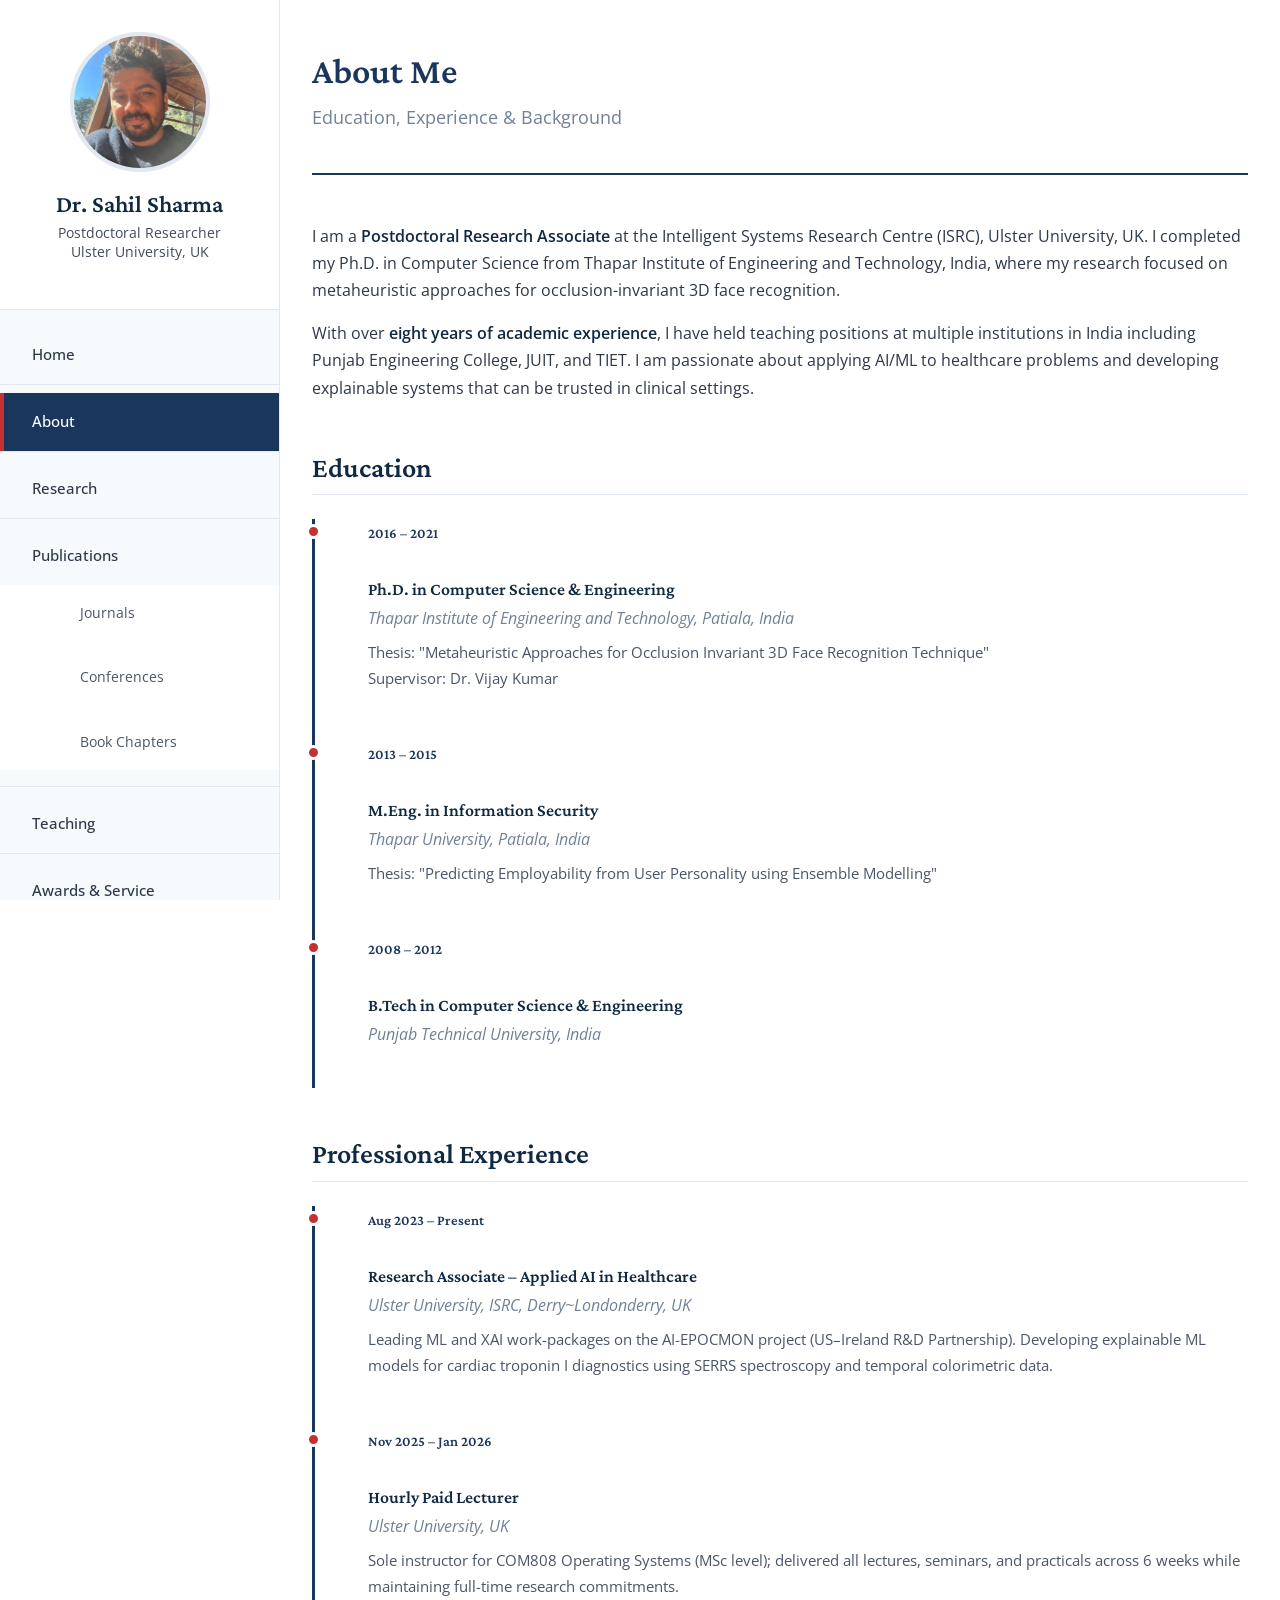
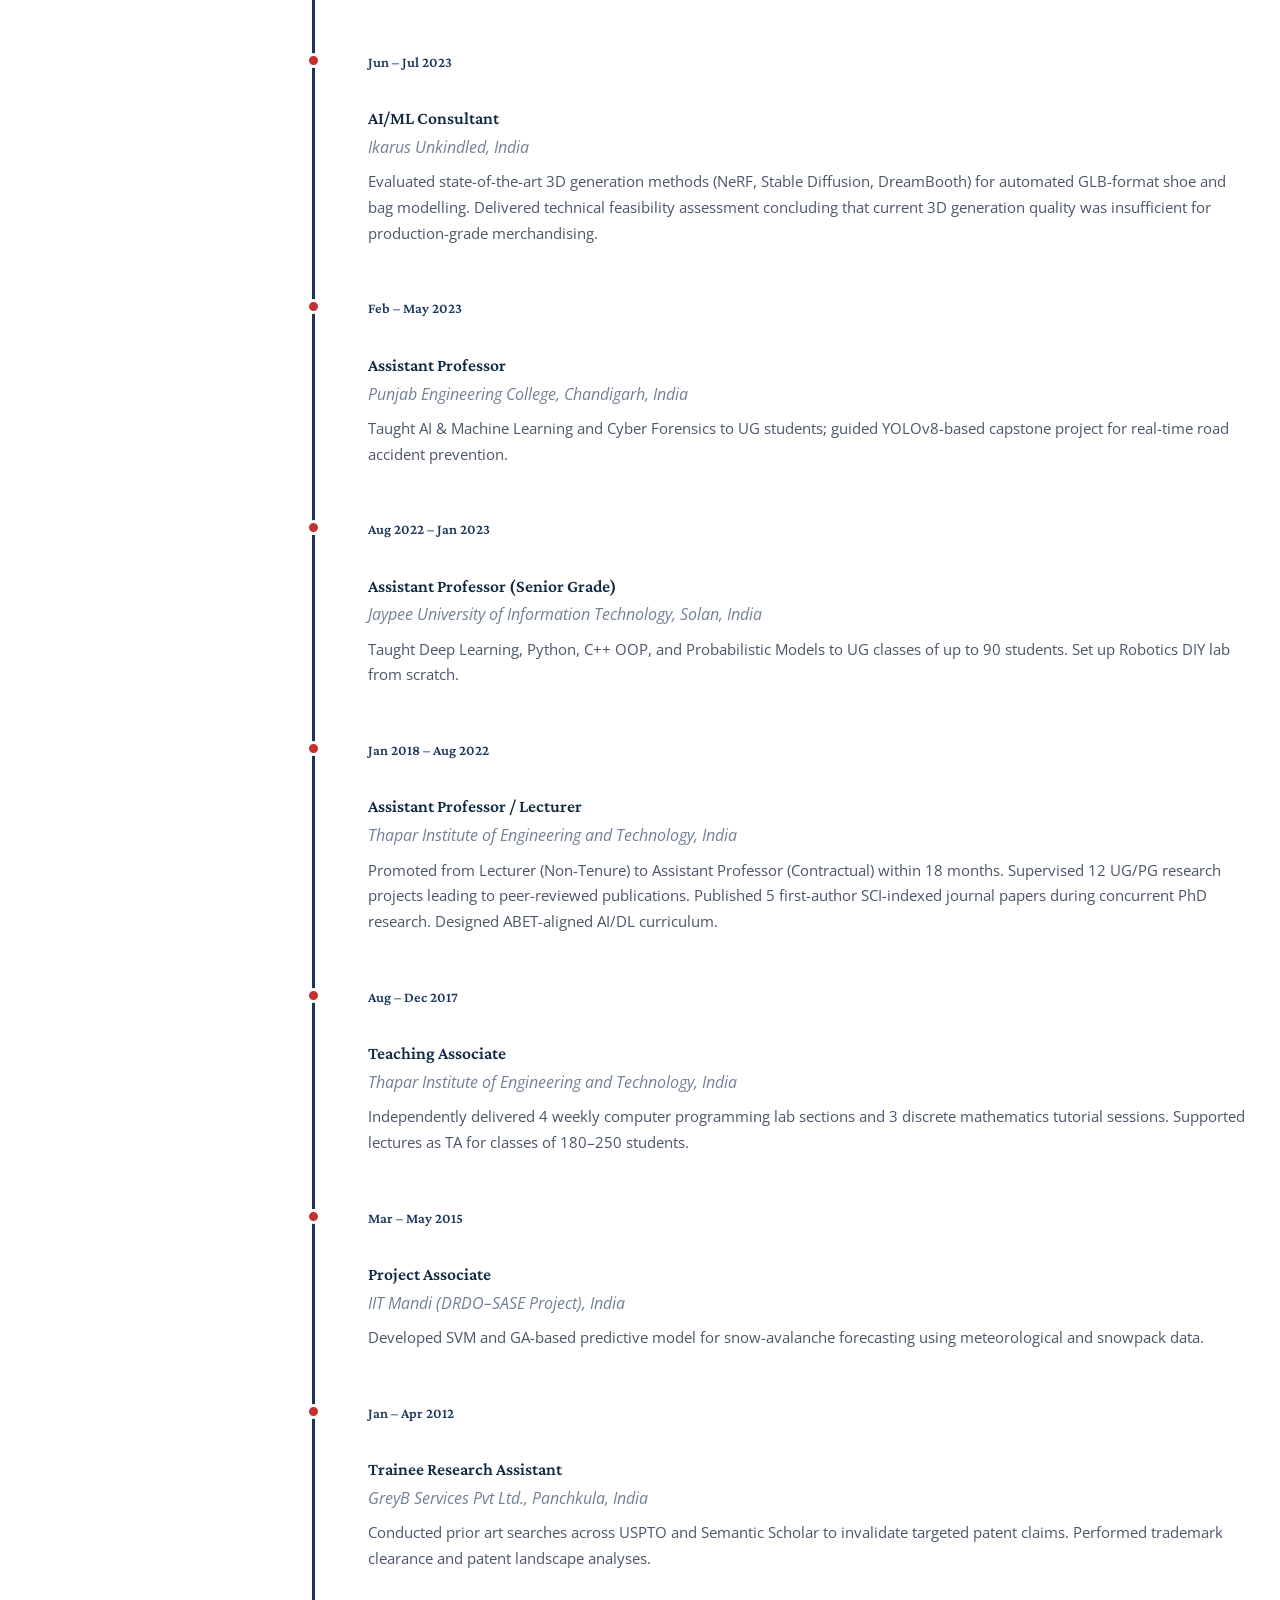
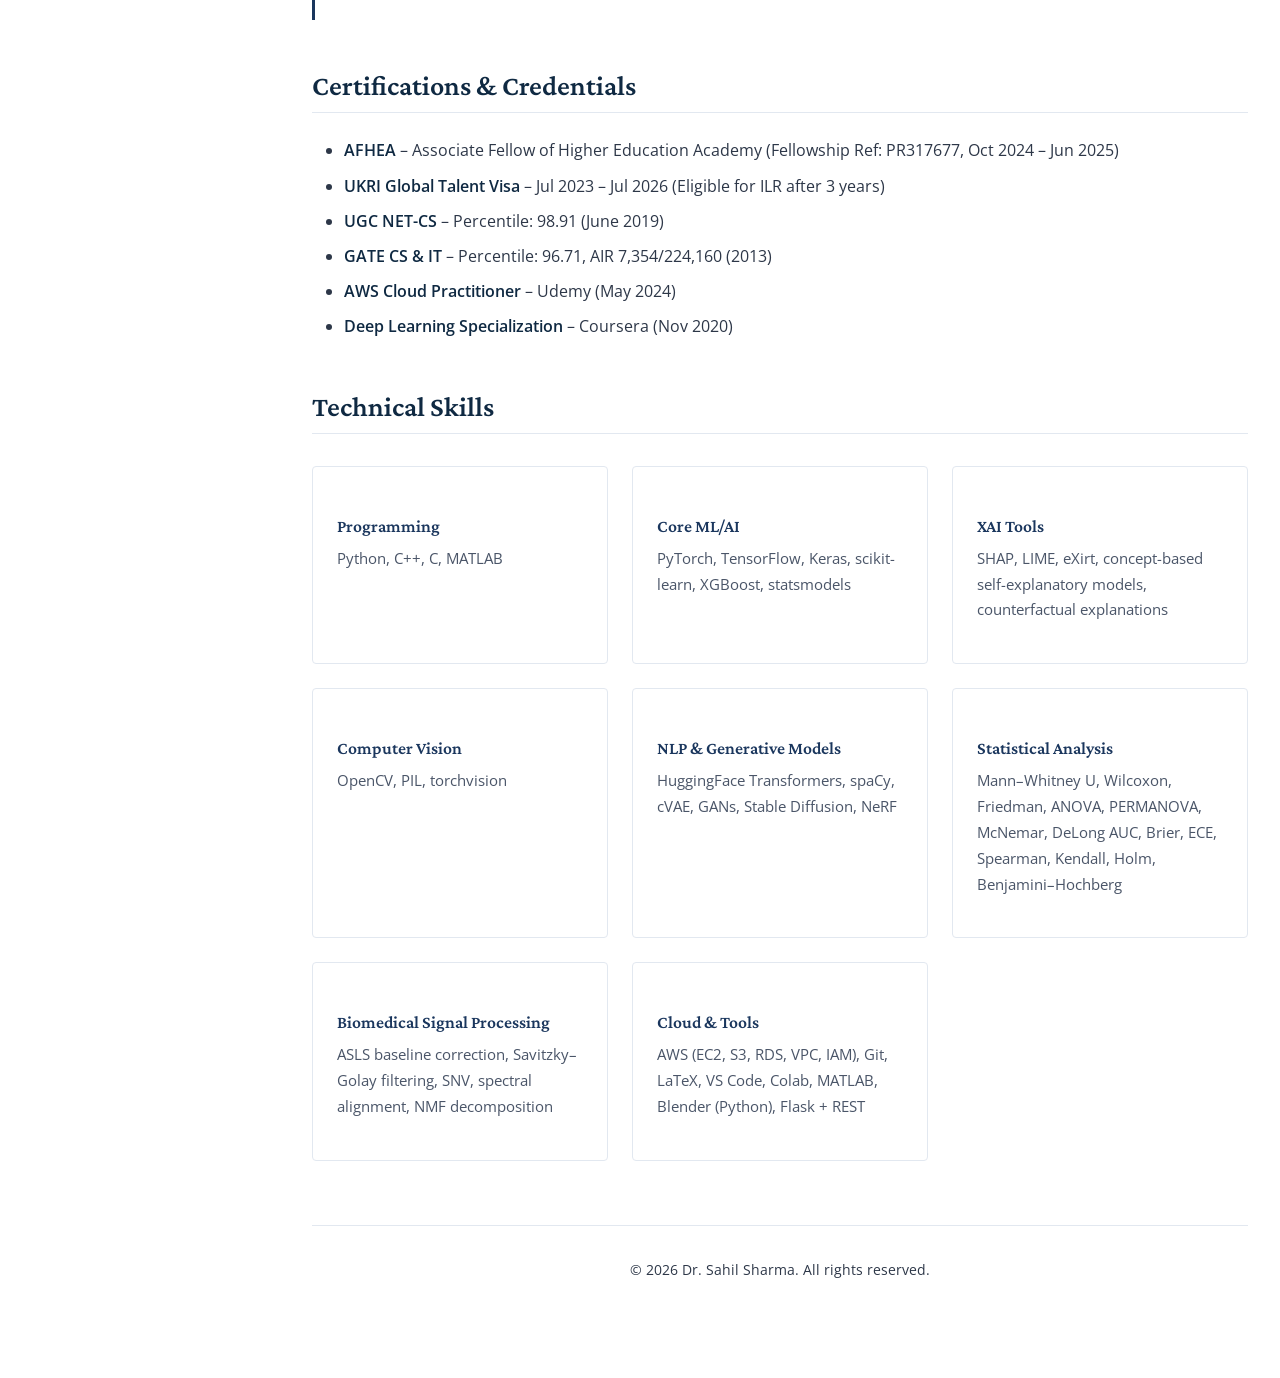
<file: about.html>
<!DOCTYPE html>
<html lang="en">
<head>
  <meta charset="UTF-8">
  <meta name="viewport" content="width=device-width, initial-scale=1.0">
  <meta name="description" content="About Dr. Sahil Sharma - Education, Experience, and Background">
  <title>About | Dr. Sahil Sharma</title>
  <link rel="stylesheet" href="css/style.css">
  <link rel="icon" type="image/svg+xml" href="data:image/svg+xml,<svg xmlns='http://www.w3.org/2000/svg' viewBox='0 0 100 100'><text y='.9em' font-size='90'>🎓</text></svg>">
</head>
<body>
  <div class="page-wrapper">
    <!-- Sidebar Navigation -->
    <aside class="sidebar" id="sidebar">
      <div class="sidebar-header">
        <img src="images/photo.jpeg" alt="Dr. Sahil Sharma" class="profile-photo">
        <h1 class="sidebar-name">Dr. Sahil Sharma</h1>
        <p class="sidebar-title">Postdoctoral Researcher<br>Ulster University, UK</p>
      </div>
      
      <nav>
        <ul class="nav-menu">
          <li class="nav-item"><a href="index.html" class="nav-link">Home</a></li>
          <li class="nav-item"><a href="about.html" class="nav-link active">About</a></li>
          <li class="nav-item"><a href="research.html" class="nav-link">Research</a></li>
          <li class="nav-item">
            <a href="publications.html" class="nav-link">Publications</a>
            <ul class="nav-submenu">
              <li><a href="journals.html" class="nav-link">Journals</a></li>
              <li><a href="conferences.html" class="nav-link">Conferences</a></li>
              <li><a href="chapters.html" class="nav-link">Book Chapters</a></li>
            </ul>
          </li>
          <li class="nav-item"><a href="teaching.html" class="nav-link">Teaching</a></li>
          <li class="nav-item"><a href="awards.html" class="nav-link">Awards & Service</a></li>
          <li class="nav-item"><a href="contact.html" class="nav-link">Contact</a></li>
        </ul>
      </nav>
    </aside>

    <!-- Mobile Menu Toggle -->
    <button class="mobile-toggle" id="mobileToggle" aria-label="Toggle menu">
      <span></span>
      <span></span>
      <span></span>
    </button>

    <!-- Main Content -->
    <main class="main-content">
      <div class="content-wrapper">
        <header class="page-header">
          <h1 class="page-title">About Me</h1>
          <p class="page-subtitle">Education, Experience & Background</p>
        </header>

        <p>
          I am a <strong>Postdoctoral Research Associate</strong> at the Intelligent Systems Research Centre (ISRC), 
          Ulster University, UK. I completed my Ph.D. in Computer Science from Thapar Institute of Engineering 
          and Technology, India, where my research focused on metaheuristic approaches for occlusion-invariant 
          3D face recognition.
        </p>
        
        <p>
          With over <strong>eight years of academic experience</strong>, I have held teaching positions at 
          multiple institutions in India including Punjab Engineering College, JUIT, and TIET. I am passionate 
          about applying AI/ML to healthcare problems and developing explainable systems that can be trusted 
          in clinical settings.
        </p>

        <h2>Education</h2>
        
        <div class="timeline">
          <div class="timeline-item">
            <span class="timeline-date">2016 – 2021</span>
            <h3 class="timeline-title">Ph.D. in Computer Science & Engineering</h3>
            <p class="timeline-org">Thapar Institute of Engineering and Technology, Patiala, India</p>
            <p class="timeline-desc">
              Thesis: "Metaheuristic Approaches for Occlusion Invariant 3D Face Recognition Technique"<br>
              Supervisor: Dr. Vijay Kumar
            </p>
          </div>
          
          <div class="timeline-item">
            <span class="timeline-date">2013 – 2015</span>
            <h3 class="timeline-title">M.Eng. in Information Security</h3>
            <p class="timeline-org">Thapar University, Patiala, India</p>
            <p class="timeline-desc">
              Thesis: "Predicting Employability from User Personality using Ensemble Modelling"
            </p>
          </div>
          
          <div class="timeline-item">
            <span class="timeline-date">2008 – 2012</span>
            <h3 class="timeline-title">B.Tech in Computer Science & Engineering</h3>
            <p class="timeline-org">Punjab Technical University, India</p>
          </div>
        </div>

        <h2>Professional Experience</h2>
        
        <div class="timeline">
          <div class="timeline-item">
            <span class="timeline-date">Aug 2023 – Present</span>
            <h3 class="timeline-title">Research Associate – Applied AI in Healthcare</h3>
            <p class="timeline-org">Ulster University, ISRC, Derry~Londonderry, UK</p>
            <p class="timeline-desc">
              Leading ML and XAI work-packages on the AI-EPOCMON project (US–Ireland R&D Partnership). 
              Developing explainable ML models for cardiac troponin I diagnostics using SERRS spectroscopy 
              and temporal colorimetric data.
            </p>
          </div>

          <div class="timeline-item">
            <span class="timeline-date">Nov 2025 – Jan 2026</span>
            <h3 class="timeline-title">Hourly Paid Lecturer</h3>
            <p class="timeline-org">Ulster University, UK</p>
            <p class="timeline-desc">Sole instructor for COM808 Operating Systems (MSc level); delivered all lectures, seminars, and practicals across 6 weeks while maintaining full-time research commitments.</p>
          </div>
          
          <div class="timeline-item">
            <span class="timeline-date">Jun – Jul 2023</span>
            <h3 class="timeline-title">AI/ML Consultant</h3>
            <p class="timeline-org">Ikarus Unkindled, India</p>
            <p class="timeline-desc">Evaluated state-of-the-art 3D generation methods (NeRF, Stable Diffusion, DreamBooth) for automated GLB-format shoe and bag modelling. Delivered technical feasibility assessment concluding that current 3D generation quality was insufficient for production-grade merchandising.</p>
          </div>
          
          <div class="timeline-item">
            <span class="timeline-date">Feb – May 2023</span>
            <h3 class="timeline-title">Assistant Professor</h3>
            <p class="timeline-org">Punjab Engineering College, Chandigarh, India</p>
            <p class="timeline-desc">Taught AI & Machine Learning and Cyber Forensics to UG students; guided YOLOv8-based capstone project for real-time road accident prevention.</p>
          </div>
          
          <div class="timeline-item">
            <span class="timeline-date">Aug 2022 – Jan 2023</span>
            <h3 class="timeline-title">Assistant Professor (Senior Grade)</h3>
            <p class="timeline-org">Jaypee University of Information Technology, Solan, India</p>
            <p class="timeline-desc">Taught Deep Learning, Python, C++ OOP, and Probabilistic Models to UG classes of up to 90 students. Set up Robotics DIY lab from scratch.</p>
          </div>
          
          <div class="timeline-item">
            <span class="timeline-date">Jan 2018 – Aug 2022</span>
            <h3 class="timeline-title">Assistant Professor / Lecturer</h3>
            <p class="timeline-org">Thapar Institute of Engineering and Technology, India</p>
            <p class="timeline-desc">
              Promoted from Lecturer (Non-Tenure) to Assistant Professor (Contractual) within 18 months. 
              Supervised 12 UG/PG research projects leading to peer-reviewed publications. 
              Published 5 first-author SCI-indexed journal papers during concurrent PhD research. 
              Designed ABET-aligned AI/DL curriculum.
            </p>
          </div>

          <div class="timeline-item">
            <span class="timeline-date">Aug – Dec 2017</span>
            <h3 class="timeline-title">Teaching Associate</h3>
            <p class="timeline-org">Thapar Institute of Engineering and Technology, India</p>
            <p class="timeline-desc">Independently delivered 4 weekly computer programming lab sections and 3 discrete mathematics tutorial sessions. Supported lectures as TA for classes of 180–250 students.</p>
          </div>

          <div class="timeline-item">
            <span class="timeline-date">Mar – May 2015</span>
            <h3 class="timeline-title">Project Associate</h3>
            <p class="timeline-org">IIT Mandi (DRDO–SASE Project), India</p>
            <p class="timeline-desc">Developed SVM and GA-based predictive model for snow-avalanche forecasting using meteorological and snowpack data.</p>
          </div>

          <div class="timeline-item">
            <span class="timeline-date">Jan – Apr 2012</span>
            <h3 class="timeline-title">Trainee Research Assistant</h3>
            <p class="timeline-org">GreyB Services Pvt Ltd., Panchkula, India</p>
            <p class="timeline-desc">Conducted prior art searches across USPTO and Semantic Scholar to invalidate targeted patent claims. Performed trademark clearance and patent landscape analyses.</p>
          </div>
        </div>

        <h2>Certifications & Credentials</h2>
        
        <ul>
          <li><strong>AFHEA</strong> – Associate Fellow of Higher Education Academy (Fellowship Ref: PR317677, Oct 2024 – Jun 2025)</li>
          <li><strong>UKRI Global Talent Visa</strong> – Jul 2023 – Jul 2026 (Eligible for ILR after 3 years)</li>
          <li><strong>UGC NET-CS</strong> – Percentile: 98.91 (June 2019)</li>
          <li><strong>GATE CS &amp; IT</strong> – Percentile: 96.71, AIR 7,354/224,160 (2013)</li>
          <li><strong>AWS Cloud Practitioner</strong> – Udemy (May 2024)</li>
          <li><strong>Deep Learning Specialization</strong> – Coursera (Nov 2020)</li>
        </ul>

        <h2>Technical Skills</h2>
        
        <div class="cards-grid">
          <div class="card">
            <h4 class="card-title">Programming</h4>
            <p class="card-content">Python, C++, C, MATLAB</p>
          </div>
          <div class="card">
            <h4 class="card-title">Core ML/AI</h4>
            <p class="card-content">PyTorch, TensorFlow, Keras, scikit-learn, XGBoost, statsmodels</p>
          </div>
          <div class="card">
            <h4 class="card-title">XAI Tools</h4>
            <p class="card-content">SHAP, LIME, eXirt, concept-based self-explanatory models, counterfactual explanations</p>
          </div>
          <div class="card">
            <h4 class="card-title">Computer Vision</h4>
            <p class="card-content">OpenCV, PIL, torchvision</p>
          </div>
          <div class="card">
            <h4 class="card-title">NLP &amp; Generative Models</h4>
            <p class="card-content">HuggingFace Transformers, spaCy, cVAE, GANs, Stable Diffusion, NeRF</p>
          </div>
          <div class="card">
            <h4 class="card-title">Statistical Analysis</h4>
            <p class="card-content">Mann–Whitney U, Wilcoxon, Friedman, ANOVA, PERMANOVA, McNemar, DeLong AUC, Brier, ECE, Spearman, Kendall, Holm, Benjamini–Hochberg</p>
          </div>
          <div class="card">
            <h4 class="card-title">Biomedical Signal Processing</h4>
            <p class="card-content">ASLS baseline correction, Savitzky–Golay filtering, SNV, spectral alignment, NMF decomposition</p>
          </div>
          <div class="card">
            <h4 class="card-title">Cloud &amp; Tools</h4>
            <p class="card-content">AWS (EC2, S3, RDS, VPC, IAM), Git, LaTeX, VS Code, Colab, MATLAB, Blender (Python), Flask + REST</p>
          </div>
        </div>

        <footer class="footer">
          <p>&copy; 2026 Dr. Sahil Sharma. All rights reserved.</p>
        </footer>
      </div>
    </main>
  </div>

  <script>
    const mobileToggle = document.getElementById('mobileToggle');
    const sidebar = document.getElementById('sidebar');
    mobileToggle.addEventListener('click', () => sidebar.classList.toggle('active'));
    document.addEventListener('click', (e) => {
      if (window.innerWidth <= 768 && !sidebar.contains(e.target) && !mobileToggle.contains(e.target)) {
        sidebar.classList.remove('active');
      }
    });
  </script>
</body>
</html>
</file>
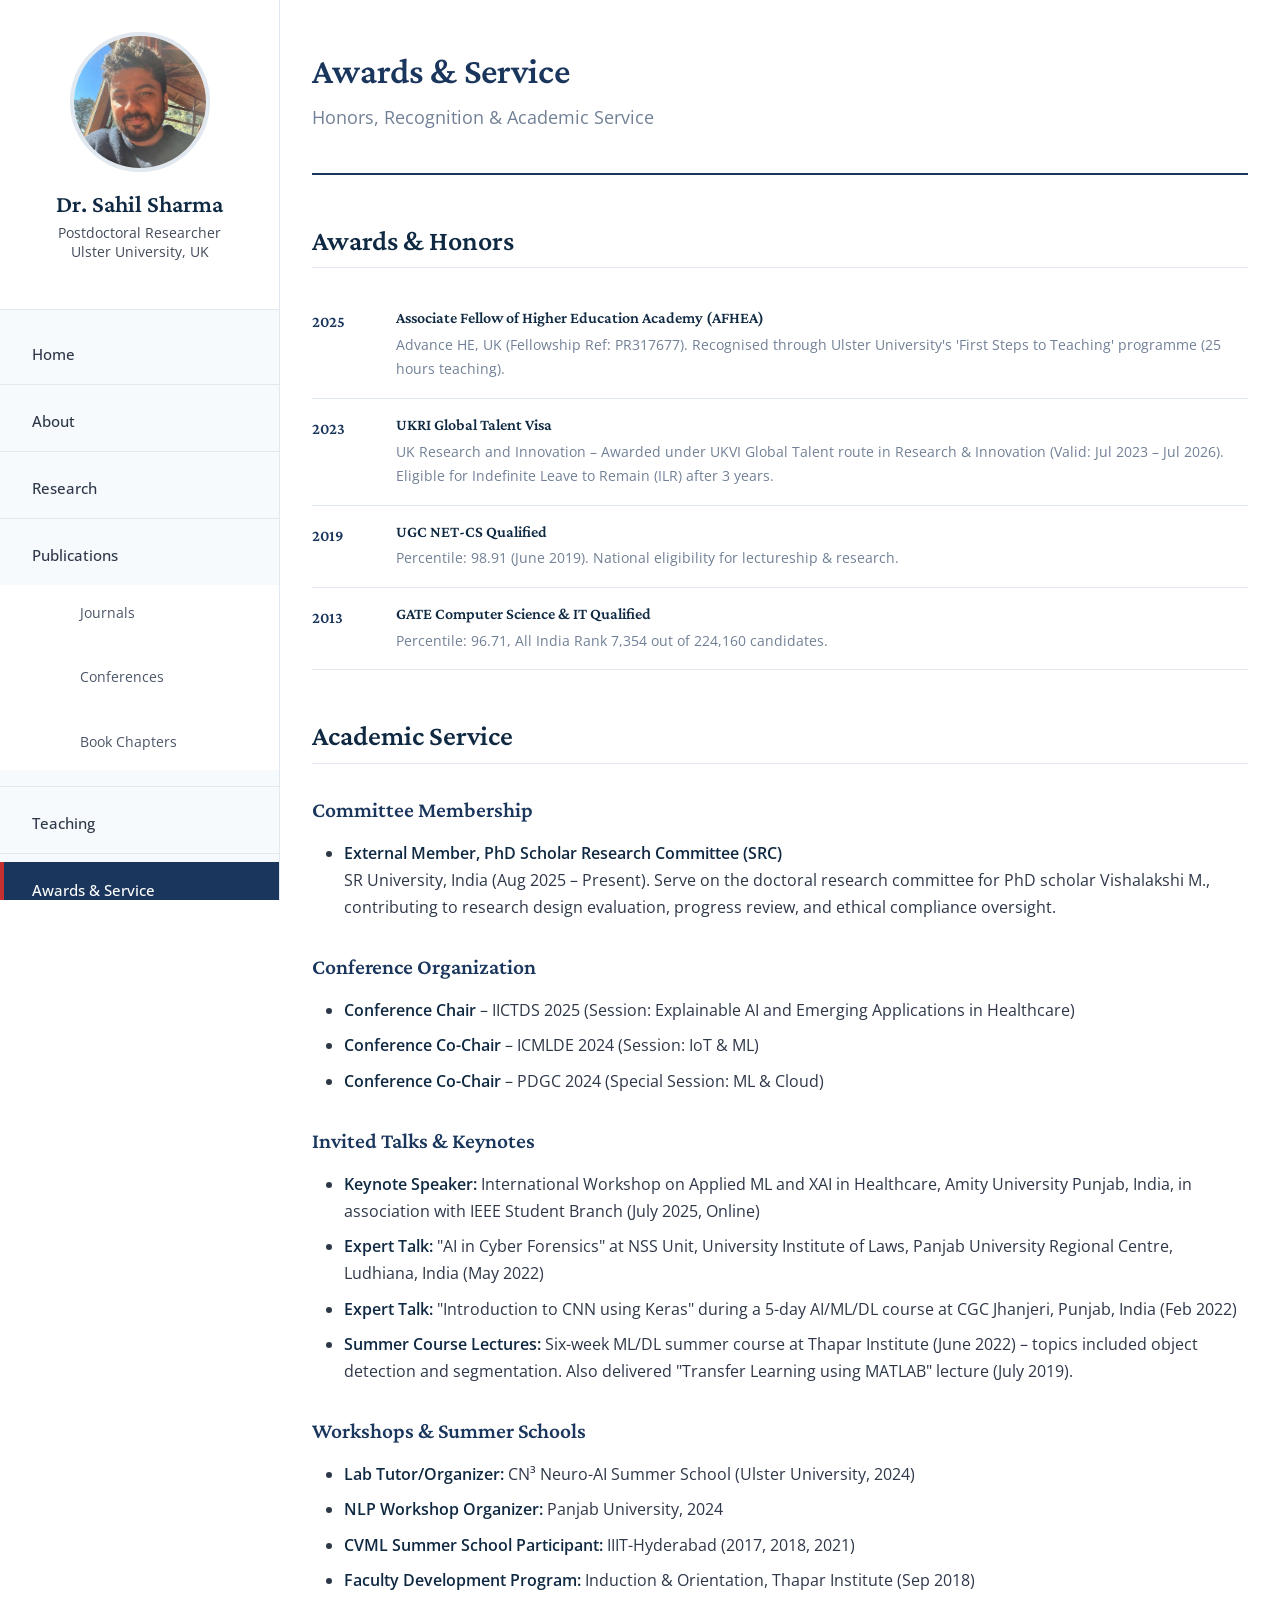
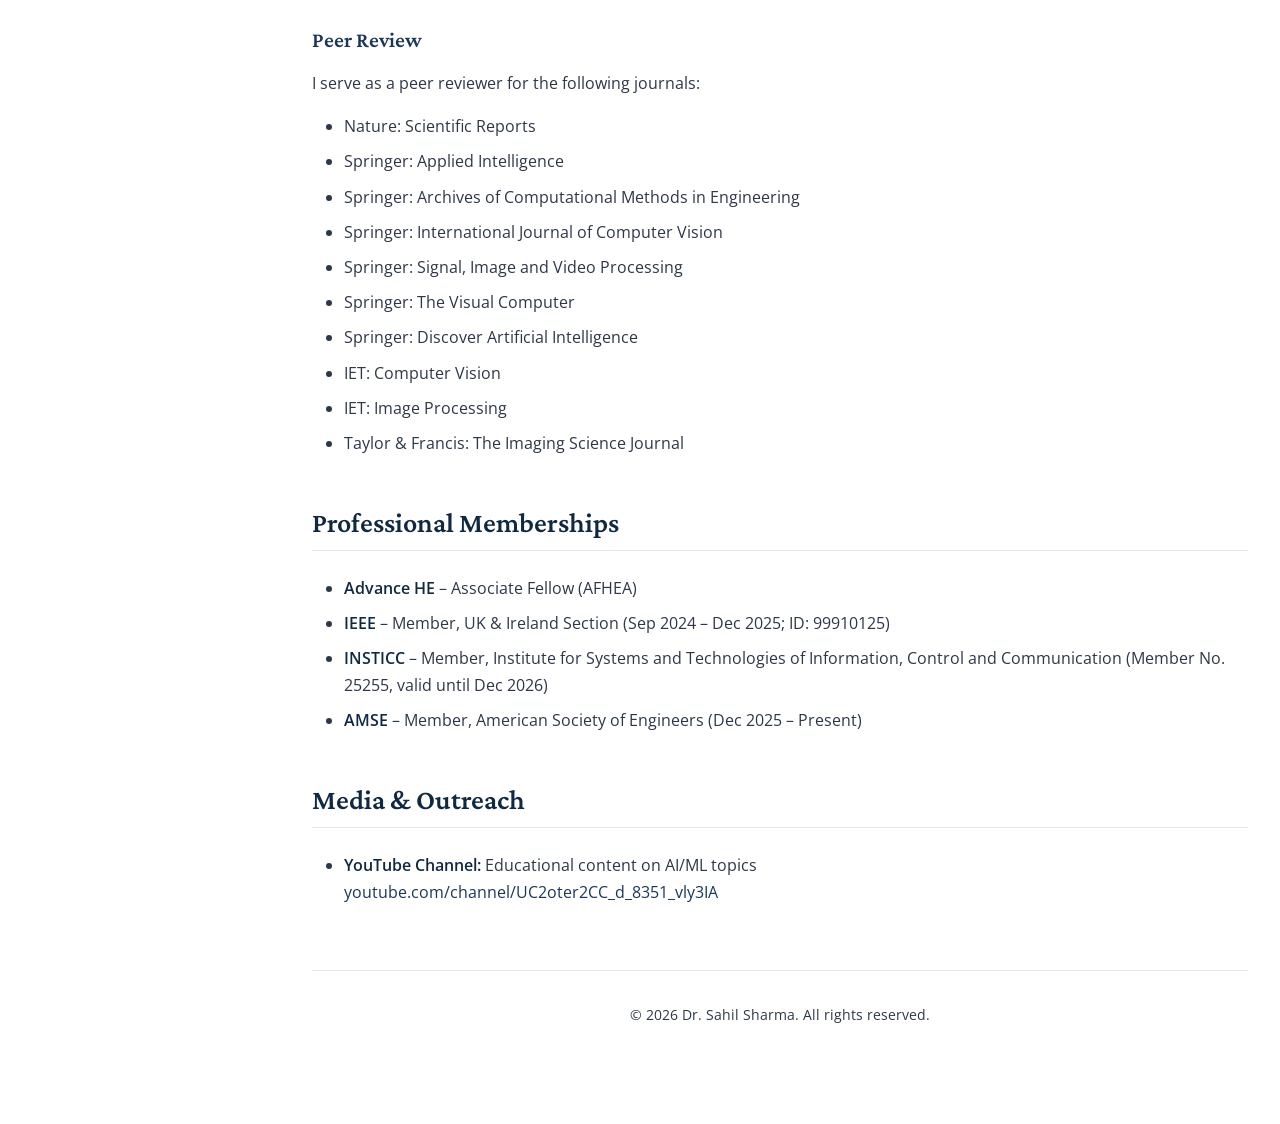
<file: awards.html>
<!DOCTYPE html>
<html lang="en">
<head>
  <meta charset="UTF-8">
  <meta name="viewport" content="width=device-width, initial-scale=1.0">
  <meta name="description" content="Awards, honors and academic service by Dr. Sahil Sharma">
  <title>Awards & Service | Dr. Sahil Sharma</title>
  <link rel="stylesheet" href="css/style.css">
  <link rel="icon" type="image/svg+xml" href="data:image/svg+xml,<svg xmlns='http://www.w3.org/2000/svg' viewBox='0 0 100 100'><text y='.9em' font-size='90'>🎓</text></svg>">
</head>
<body>
  <div class="page-wrapper">
    <aside class="sidebar" id="sidebar">
      <div class="sidebar-header">
        <img src="images/photo.jpeg" alt="Dr. Sahil Sharma" class="profile-photo">
        <h1 class="sidebar-name">Dr. Sahil Sharma</h1>
        <p class="sidebar-title">Postdoctoral Researcher<br>Ulster University, UK</p>
      </div>
      <nav>
        <ul class="nav-menu">
          <li class="nav-item"><a href="index.html" class="nav-link">Home</a></li>
          <li class="nav-item"><a href="about.html" class="nav-link">About</a></li>
          <li class="nav-item"><a href="research.html" class="nav-link">Research</a></li>
          <li class="nav-item">
            <a href="publications.html" class="nav-link">Publications</a>
            <ul class="nav-submenu">
              <li><a href="journals.html" class="nav-link">Journals</a></li>
              <li><a href="conferences.html" class="nav-link">Conferences</a></li>
              <li><a href="chapters.html" class="nav-link">Book Chapters</a></li>
            </ul>
          </li>
          <li class="nav-item"><a href="teaching.html" class="nav-link">Teaching</a></li>
          <li class="nav-item"><a href="awards.html" class="nav-link active">Awards & Service</a></li>
          <li class="nav-item"><a href="contact.html" class="nav-link">Contact</a></li>
        </ul>
      </nav>
    </aside>

    <button class="mobile-toggle" id="mobileToggle" aria-label="Toggle menu">
      <span></span><span></span><span></span>
    </button>

    <main class="main-content">
      <div class="content-wrapper">
        <header class="page-header">
          <h1 class="page-title">Awards & Service</h1>
          <p class="page-subtitle">Honors, Recognition & Academic Service</p>
        </header>

        <h2>Awards & Honors</h2>
        
        <div class="award-item">
          <span class="award-year">2025</span>
          <div class="award-content">
            <h4>Associate Fellow of Higher Education Academy (AFHEA)</h4>
            <p>Advance HE, UK (Fellowship Ref: PR317677). Recognised through Ulster University's 'First Steps to Teaching' programme (25 hours teaching).</p>
          </div>
        </div>
        
        <div class="award-item">
          <span class="award-year">2023</span>
          <div class="award-content">
            <h4>UKRI Global Talent Visa</h4>
            <p>UK Research and Innovation – Awarded under UKVI Global Talent route in Research &amp; Innovation (Valid: Jul 2023 – Jul 2026). Eligible for Indefinite Leave to Remain (ILR) after 3 years.</p>
          </div>
        </div>
        
        <div class="award-item">
          <span class="award-year">2019</span>
          <div class="award-content">
            <h4>UGC NET-CS Qualified</h4>
            <p>Percentile: 98.91 (June 2019). National eligibility for lectureship &amp; research.</p>
          </div>
        </div>
        
        <div class="award-item">
          <span class="award-year">2013</span>
          <div class="award-content">
            <h4>GATE Computer Science & IT Qualified</h4>
            <p>Percentile: 96.71, All India Rank 7,354 out of 224,160 candidates.</p>
          </div>
        </div>

        <h2>Academic Service</h2>
        
        <h3>Committee Membership</h3>
        <ul>
          <li><strong>External Member, PhD Scholar Research Committee (SRC)</strong><br>
          SR University, India (Aug 2025 – Present). Serve on the doctoral research committee for PhD scholar Vishalakshi M., contributing to research design evaluation, progress review, and ethical compliance oversight.</li>
        </ul>

        <h3>Conference Organization</h3>
        <ul>
          <li><strong>Conference Chair</strong> – IICTDS 2025 (Session: Explainable AI and Emerging Applications in Healthcare)</li>
          <li><strong>Conference Co-Chair</strong> – ICMLDE 2024 (Session: IoT &amp; ML)</li>
          <li><strong>Conference Co-Chair</strong> – PDGC 2024 (Special Session: ML &amp; Cloud)</li>
        </ul>

        <h3>Invited Talks & Keynotes</h3>
        <ul>
          <li><strong>Keynote Speaker:</strong> International Workshop on Applied ML and XAI in Healthcare, Amity University Punjab, India, in association with IEEE Student Branch (July 2025, Online)</li>
          <li><strong>Expert Talk:</strong> "AI in Cyber Forensics" at NSS Unit, University Institute of Laws, Panjab University Regional Centre, Ludhiana, India (May 2022)</li>
          <li><strong>Expert Talk:</strong> "Introduction to CNN using Keras" during a 5-day AI/ML/DL course at CGC Jhanjeri, Punjab, India (Feb 2022)</li>
          <li><strong>Summer Course Lectures:</strong> Six-week ML/DL summer course at Thapar Institute (June 2022) – topics included object detection and segmentation. Also delivered "Transfer Learning using MATLAB" lecture (July 2019).</li>
        </ul>

        <h3>Workshops & Summer Schools</h3>
        <ul>
          <li><strong>Lab Tutor/Organizer:</strong> CN³ Neuro-AI Summer School (Ulster University, 2024)</li>
          <li><strong>NLP Workshop Organizer:</strong> Panjab University, 2024</li>
          <li><strong>CVML Summer School Participant:</strong> IIIT-Hyderabad (2017, 2018, 2021)</li>
          <li><strong>Faculty Development Program:</strong> Induction &amp; Orientation, Thapar Institute (Sep 2018)</li>
        </ul>

        <h3>Peer Review</h3>
        <p>I serve as a peer reviewer for the following journals:</p>
        <ul>
          <li>Nature: Scientific Reports</li>
          <li>Springer: Applied Intelligence</li>
          <li>Springer: Archives of Computational Methods in Engineering</li>
          <li>Springer: International Journal of Computer Vision</li>
          <li>Springer: Signal, Image and Video Processing</li>
          <li>Springer: The Visual Computer</li>
          <li>Springer: Discover Artificial Intelligence</li>
          <li>IET: Computer Vision</li>
          <li>IET: Image Processing</li>
          <li>Taylor &amp; Francis: The Imaging Science Journal</li>
        </ul>

        <h2>Professional Memberships</h2>
        
        <ul>
          <li><strong>Advance HE</strong> – Associate Fellow (AFHEA)</li>
          <li><strong>IEEE</strong> – Member, UK &amp; Ireland Section (Sep 2024 – Dec 2025; ID: 99910125)</li>
          <li><strong>INSTICC</strong> – Member, Institute for Systems and Technologies of Information, Control and Communication (Member No. 25255, valid until Dec 2026)</li>
          <li><strong>AMSE</strong> – Member, American Society of Engineers (Dec 2025 – Present)</li>
        </ul>

        <h2>Media & Outreach</h2>
        
        <ul>
          <li><strong>YouTube Channel:</strong> Educational content on AI/ML topics<br>
          <a href="https://www.youtube.com/channel/UC2oter2CC_d_8351_vly3IA" target="_blank">youtube.com/channel/UC2oter2CC_d_8351_vly3IA</a></li>
        </ul>

        <footer class="footer">
          <p>&copy; 2026 Dr. Sahil Sharma. All rights reserved.</p>
        </footer>
      </div>
    </main>
  </div>

  <script>
    const mobileToggle = document.getElementById('mobileToggle');
    const sidebar = document.getElementById('sidebar');
    mobileToggle.addEventListener('click', () => sidebar.classList.toggle('active'));
    document.addEventListener('click', (e) => {
      if (window.innerWidth <= 768 && !sidebar.contains(e.target) && !mobileToggle.contains(e.target)) {
        sidebar.classList.remove('active');
      }
    });
  </script>
</body>
</html>
</file>
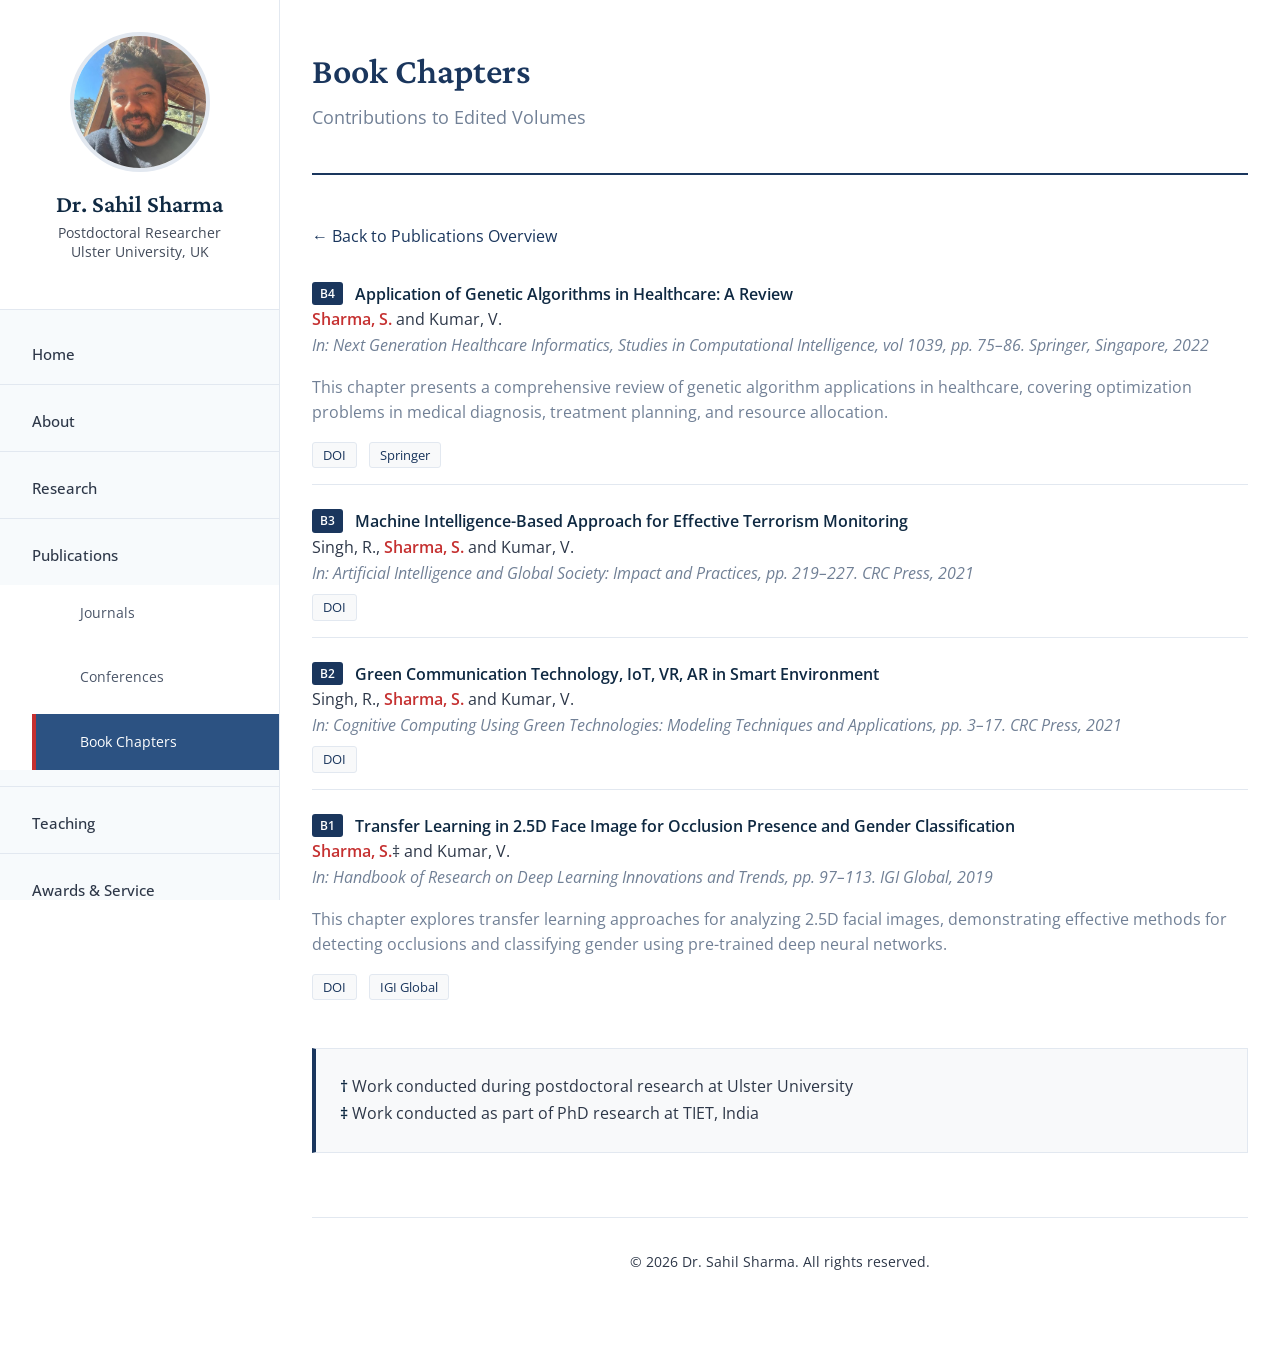
<file: chapters.html>
<!DOCTYPE html>
<html lang="en">
<head>
  <meta charset="UTF-8">
  <meta name="viewport" content="width=device-width, initial-scale=1.0">
  <meta name="description" content="Book Chapters by Dr. Sahil Sharma">
  <title>Book Chapters | Dr. Sahil Sharma</title>
  <link rel="stylesheet" href="css/style.css">
  <link rel="icon" type="image/svg+xml" href="data:image/svg+xml,<svg xmlns='http://www.w3.org/2000/svg' viewBox='0 0 100 100'><text y='.9em' font-size='90'>🎓</text></svg>">
</head>
<body>
  <div class="page-wrapper">
    <aside class="sidebar" id="sidebar">
      <div class="sidebar-header">
        <img src="images/photo.jpeg" alt="Dr. Sahil Sharma" class="profile-photo">
        <h1 class="sidebar-name">Dr. Sahil Sharma</h1>
        <p class="sidebar-title">Postdoctoral Researcher<br>Ulster University, UK</p>
      </div>
      <nav>
        <ul class="nav-menu">
          <li class="nav-item"><a href="index.html" class="nav-link">Home</a></li>
          <li class="nav-item"><a href="about.html" class="nav-link">About</a></li>
          <li class="nav-item"><a href="research.html" class="nav-link">Research</a></li>
          <li class="nav-item">
            <a href="publications.html" class="nav-link">Publications</a>
            <ul class="nav-submenu">
              <li><a href="journals.html" class="nav-link">Journals</a></li>
              <li><a href="conferences.html" class="nav-link">Conferences</a></li>
              <li><a href="chapters.html" class="nav-link active">Book Chapters</a></li>
            </ul>
          </li>
          <li class="nav-item"><a href="teaching.html" class="nav-link">Teaching</a></li>
          <li class="nav-item"><a href="awards.html" class="nav-link">Awards & Service</a></li>
          <li class="nav-item"><a href="contact.html" class="nav-link">Contact</a></li>
        </ul>
      </nav>
    </aside>

    <button class="mobile-toggle" id="mobileToggle" aria-label="Toggle menu">
      <span></span><span></span><span></span>
    </button>

    <main class="main-content">
      <div class="content-wrapper">
        <header class="page-header">
          <h1 class="page-title">Book Chapters</h1>
          <p class="page-subtitle">Contributions to Edited Volumes</p>
        </header>

        <p><a href="publications.html">← Back to Publications Overview</a></p>

        <ul class="pub-list">
          <li class="pub-item">
            <span class="pub-number">B4</span>
            <strong class="pub-title">Application of Genetic Algorithms in Healthcare: A Review</strong><br>
            <span class="pub-authors"><strong>Sharma, S.</strong> and Kumar, V.</span><br>
            <span class="pub-venue">In: Next Generation Healthcare Informatics, Studies in Computational Intelligence, vol 1039, pp. 75–86. Springer, Singapore, 2022</span>
            <p class="mt-md text-muted">
              This chapter presents a comprehensive review of genetic algorithm applications in healthcare, 
              covering optimization problems in medical diagnosis, treatment planning, and resource allocation.
            </p>
            <div class="pub-links">
              <a href="https://doi.org/10.1007/978-981-19-2416-3_5" target="_blank" class="pub-link">DOI</a>
              <a href="https://link.springer.com/chapter/10.1007/978-981-19-2416-3_5" target="_blank" class="pub-link">Springer</a>
            </div>
          </li>

          <li class="pub-item">
            <span class="pub-number">B3</span>
            <strong class="pub-title">Machine Intelligence-Based Approach for Effective Terrorism Monitoring</strong><br>
            <span class="pub-authors">Singh, R., <strong>Sharma, S.</strong> and Kumar, V.</span><br>
            <span class="pub-venue">In: Artificial Intelligence and Global Society: Impact and Practices, pp. 219–227. CRC Press, 2021</span>
            <div class="pub-links">
              <a href="https://doi.org/10.1201/9781003006602-19" target="_blank" class="pub-link">DOI</a>
            </div>
          </li>

          <li class="pub-item">
            <span class="pub-number">B2</span>
            <strong class="pub-title">Green Communication Technology, IoT, VR, AR in Smart Environment</strong><br>
            <span class="pub-authors">Singh, R., <strong>Sharma, S.</strong> and Kumar, V.</span><br>
            <span class="pub-venue">In: Cognitive Computing Using Green Technologies: Modeling Techniques and Applications, pp. 3–17. CRC Press, 2021</span>
            <div class="pub-links">
              <a href="https://doi.org/10.1201/9781003121619-1-2" target="_blank" class="pub-link">DOI</a>
            </div>
          </li>
          
          <li class="pub-item">
            <span class="pub-number">B1</span>
            <strong class="pub-title">Transfer Learning in 2.5D Face Image for Occlusion Presence and Gender Classification</strong><br>
            <span class="pub-authors"><strong>Sharma, S.</strong>‡ and Kumar, V.</span><br>
            <span class="pub-venue">In: Handbook of Research on Deep Learning Innovations and Trends, pp. 97–113. IGI Global, 2019</span>
            <p class="mt-md text-muted">
              This chapter explores transfer learning approaches for analyzing 2.5D facial images, 
              demonstrating effective methods for detecting occlusions and classifying gender using 
              pre-trained deep neural networks.
            </p>
            <div class="pub-links">
              <a href="https://doi.org/10.4018/978-1-5225-7862-8.ch006" target="_blank" class="pub-link">DOI</a>
              <a href="https://www.igi-global.com/chapter/transfer-learning-in-25d-face-image-for-occlusion-presence-and-gender-classification/219292" target="_blank" class="pub-link">IGI Global</a>
            </div>
          </li>
        </ul>

        <div class="info-box mt-xl">
          <p class="mb-0">
            <strong>†</strong> Work conducted during postdoctoral research at Ulster University<br>
            <strong>‡</strong> Work conducted as part of PhD research at TIET, India
          </p>
        </div>

        <footer class="footer">
          <p>&copy; 2026 Dr. Sahil Sharma. All rights reserved.</p>
        </footer>
      </div>
    </main>
  </div>

  <script>
    const mobileToggle = document.getElementById('mobileToggle');
    const sidebar = document.getElementById('sidebar');
    mobileToggle.addEventListener('click', () => sidebar.classList.toggle('active'));
    document.addEventListener('click', (e) => {
      if (window.innerWidth <= 768 && !sidebar.contains(e.target) && !mobileToggle.contains(e.target)) {
        sidebar.classList.remove('active');
      }
    });
  </script>
</body>
</html>
</file>
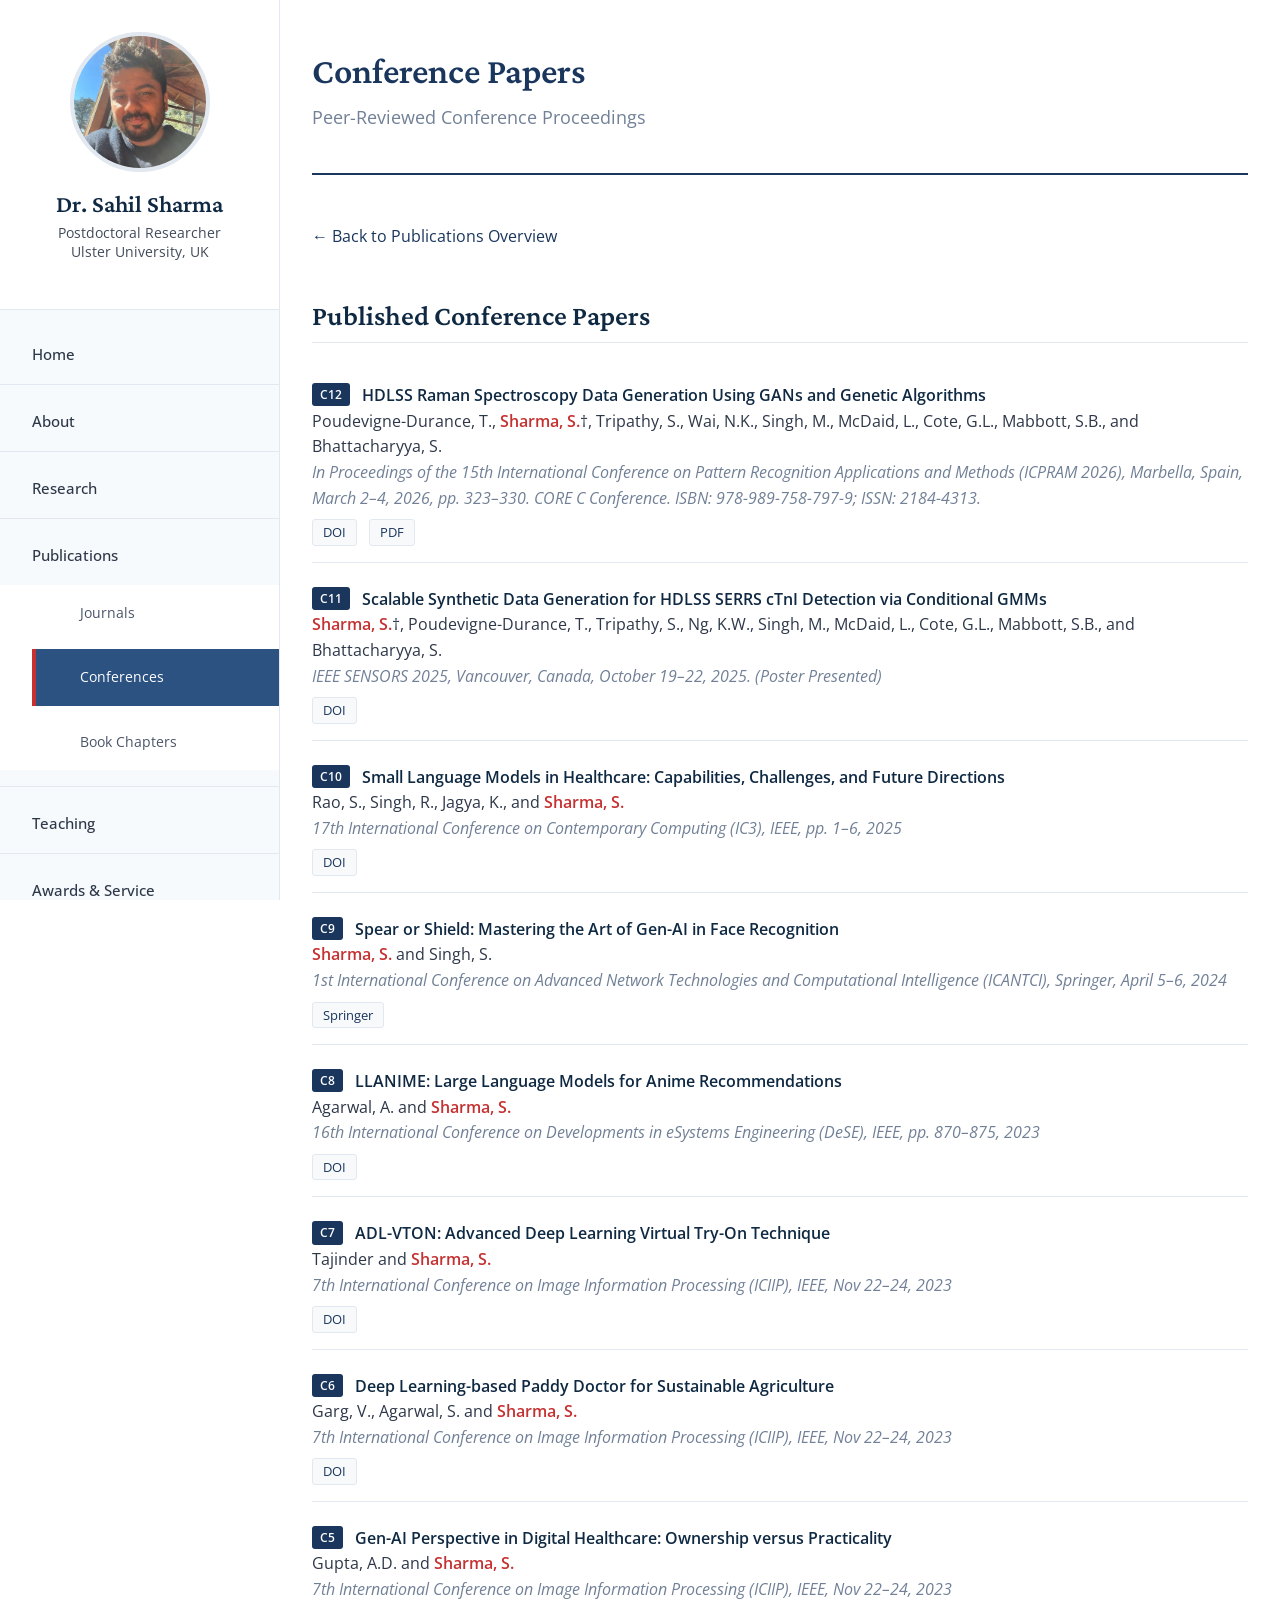
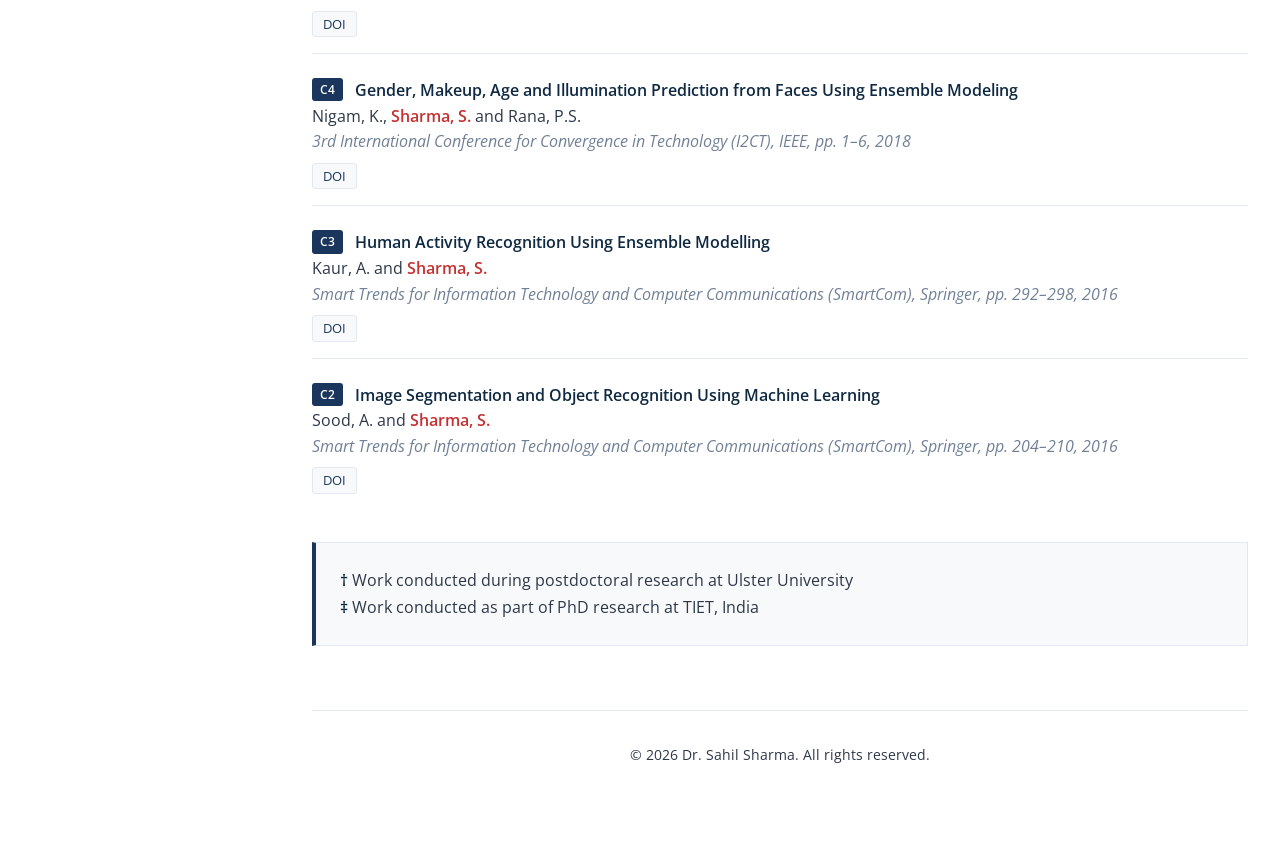
<file: conferences.html>
<!DOCTYPE html>
<html lang="en">
<head>
  <meta charset="UTF-8">
  <meta name="viewport" content="width=device-width, initial-scale=1.0">
  <meta name="description" content="Conference Publications by Dr. Sahil Sharma">
  <title>Conference Papers | Dr. Sahil Sharma</title>
  <link rel="stylesheet" href="css/style.css">
  <link rel="icon" type="image/svg+xml" href="data:image/svg+xml,<svg xmlns='http://www.w3.org/2000/svg' viewBox='0 0 100 100'><text y='.9em' font-size='90'>🎓</text></svg>">
</head>
<body>
  <div class="page-wrapper">
    <aside class="sidebar" id="sidebar">
      <div class="sidebar-header">
        <img src="images/photo.jpeg" alt="Dr. Sahil Sharma" class="profile-photo">
        <h1 class="sidebar-name">Dr. Sahil Sharma</h1>
        <p class="sidebar-title">Postdoctoral Researcher<br>Ulster University, UK</p>
      </div>
      <nav>
        <ul class="nav-menu">
          <li class="nav-item"><a href="index.html" class="nav-link">Home</a></li>
          <li class="nav-item"><a href="about.html" class="nav-link">About</a></li>
          <li class="nav-item"><a href="research.html" class="nav-link">Research</a></li>
          <li class="nav-item">
            <a href="publications.html" class="nav-link">Publications</a>
            <ul class="nav-submenu">
              <li><a href="journals.html" class="nav-link">Journals</a></li>
              <li><a href="conferences.html" class="nav-link active">Conferences</a></li>
              <li><a href="chapters.html" class="nav-link">Book Chapters</a></li>
            </ul>
          </li>
          <li class="nav-item"><a href="teaching.html" class="nav-link">Teaching</a></li>
          <li class="nav-item"><a href="awards.html" class="nav-link">Awards & Service</a></li>
          <li class="nav-item"><a href="contact.html" class="nav-link">Contact</a></li>
        </ul>
      </nav>
    </aside>

    <button class="mobile-toggle" id="mobileToggle" aria-label="Toggle menu">
      <span></span><span></span><span></span>
    </button>

    <main class="main-content">
      <div class="content-wrapper">
        <header class="page-header">
          <h1 class="page-title">Conference Papers</h1>
          <p class="page-subtitle">Peer-Reviewed Conference Proceedings</p>
        </header>

        <p><a href="publications.html">← Back to Publications Overview</a></p>

        <h2>Published Conference Papers</h2>
        
        <ul class="pub-list">
          <li class="pub-item">
            <span class="pub-number">C12</span>
            <strong class="pub-title">HDLSS Raman Spectroscopy Data Generation Using GANs and Genetic Algorithms</strong><br>
            <span class="pub-authors">Poudevigne-Durance, T., <strong>Sharma, S.</strong>†, Tripathy, S., Wai, N.K., Singh, M., McDaid, L., Cote, G.L., Mabbott, S.B., and Bhattacharyya, S.</span><br>
            <span class="pub-venue">In Proceedings of the 15th International Conference on Pattern Recognition Applications and Methods (ICPRAM 2026), Marbella, Spain, March 2–4, 2026, pp. 323–330. CORE C Conference. ISBN: 978-989-758-797-9; ISSN: 2184-4313.</span>
            <div class="pub-links">
              <a href="https://doi.org/10.5220/0014325300004067" target="_blank" class="pub-link">DOI</a>
              <a href="https://www.scitepress.org/Papers/2026/143253/143253.pdf" target="_blank" class="pub-link">PDF</a>
            </div>
          </li>

          <li class="pub-item">
            <span class="pub-number">C11</span>
            <strong class="pub-title">Scalable Synthetic Data Generation for HDLSS SERRS cTnI Detection via Conditional GMMs</strong><br>
            <span class="pub-authors"><strong>Sharma, S.</strong>†, Poudevigne-Durance, T., Tripathy, S., Ng, K.W., Singh, M., McDaid, L., Cote, G.L., Mabbott, S.B., and Bhattacharyya, S.</span><br>
            <span class="pub-venue">IEEE SENSORS 2025, Vancouver, Canada, October 19–22, 2025. (Poster Presented)</span>
            <div class="pub-links">
              <a href="https://doi.org/10.1109/SENSORS59705.2025.11330562" target="_blank" class="pub-link">DOI</a>
            </div>
          </li>

          <li class="pub-item">
            <span class="pub-number">C10</span>
            <strong class="pub-title">Small Language Models in Healthcare: Capabilities, Challenges, and Future Directions</strong><br>
            <span class="pub-authors">Rao, S., Singh, R., Jagya, K., and <strong>Sharma, S.</strong></span><br>
            <span class="pub-venue">17th International Conference on Contemporary Computing (IC3), IEEE, pp. 1–6, 2025</span>
            <div class="pub-links">
              <a href="https://doi.org/10.1109/IC366947.2025.11290378" target="_blank" class="pub-link">DOI</a>
            </div>
          </li>

          <li class="pub-item">
            <span class="pub-number">C9</span>
            <strong class="pub-title">Spear or Shield: Mastering the Art of Gen-AI in Face Recognition</strong><br>
            <span class="pub-authors"><strong>Sharma, S.</strong> and Singh, S.</span><br>
            <span class="pub-venue">1st International Conference on Advanced Network Technologies and Computational Intelligence (ICANTCI), Springer, April 5–6, 2024</span>
            <div class="pub-links">
              <a href="https://link.springer.com/chapter/10.1007/978-3-031-86069-031" target="_blank" class="pub-link">Springer</a>
            </div>
          </li>

          <li class="pub-item">
            <span class="pub-number">C8</span>
            <strong class="pub-title">LLANIME: Large Language Models for Anime Recommendations</strong><br>
            <span class="pub-authors">Agarwal, A. and <strong>Sharma, S.</strong></span><br>
            <span class="pub-venue">16th International Conference on Developments in eSystems Engineering (DeSE), IEEE, pp. 870–875, 2023</span>
            <div class="pub-links">
              <a href="https://doi.org/10.1109/DeSE.2023.10468757" target="_blank" class="pub-link">DOI</a>
            </div>
          </li>

          <li class="pub-item">
            <span class="pub-number">C7</span>
            <strong class="pub-title">ADL-VTON: Advanced Deep Learning Virtual Try-On Technique</strong><br>
            <span class="pub-authors">Tajinder and <strong>Sharma, S.</strong></span><br>
            <span class="pub-venue">7th International Conference on Image Information Processing (ICIIP), IEEE, Nov 22–24, 2023</span>
            <div class="pub-links">
              <a href="https://doi.org/10.1109/ICIIP.2023.10537772" target="_blank" class="pub-link">DOI</a>
            </div>
          </li>

          <li class="pub-item">
            <span class="pub-number">C6</span>
            <strong class="pub-title">Deep Learning-based Paddy Doctor for Sustainable Agriculture</strong><br>
            <span class="pub-authors">Garg, V., Agarwal, S. and <strong>Sharma, S.</strong></span><br>
            <span class="pub-venue">7th International Conference on Image Information Processing (ICIIP), IEEE, Nov 22–24, 2023</span>
            <div class="pub-links">
              <a href="https://doi.org/10.1109/ICIIP.2023.10537776" target="_blank" class="pub-link">DOI</a>
            </div>
          </li>

          <li class="pub-item">
            <span class="pub-number">C5</span>
            <strong class="pub-title">Gen-AI Perspective in Digital Healthcare: Ownership versus Practicality</strong><br>
            <span class="pub-authors">Gupta, A.D. and <strong>Sharma, S.</strong></span><br>
            <span class="pub-venue">7th International Conference on Image Information Processing (ICIIP), IEEE, Nov 22–24, 2023</span>
            <div class="pub-links">
              <a href="https://doi.org/10.1109/ICIIP.2023.10537747" target="_blank" class="pub-link">DOI</a>
            </div>
          </li>

          <li class="pub-item">
            <span class="pub-number">C4</span>
            <strong class="pub-title">Gender, Makeup, Age and Illumination Prediction from Faces Using Ensemble Modeling</strong><br>
            <span class="pub-authors">Nigam, K., <strong>Sharma, S.</strong> and Rana, P.S.</span><br>
            <span class="pub-venue">3rd International Conference for Convergence in Technology (I2CT), IEEE, pp. 1–6, 2018</span>
            <div class="pub-links">
              <a href="https://doi.org/10.1109/I2CT.2018.8529347" target="_blank" class="pub-link">DOI</a>
            </div>
          </li>

          <li class="pub-item">
            <span class="pub-number">C3</span>
            <strong class="pub-title">Human Activity Recognition Using Ensemble Modelling</strong><br>
            <span class="pub-authors">Kaur, A. and <strong>Sharma, S.</strong></span><br>
            <span class="pub-venue">Smart Trends for Information Technology and Computer Communications (SmartCom), Springer, pp. 292–298, 2016</span>
            <div class="pub-links">
              <a href="https://doi.org/10.1007/978-981-10-3433-6_35" target="_blank" class="pub-link">DOI</a>
            </div>
          </li>

          <li class="pub-item">
            <span class="pub-number">C2</span>
            <strong class="pub-title">Image Segmentation and Object Recognition Using Machine Learning</strong><br>
            <span class="pub-authors">Sood, A. and <strong>Sharma, S.</strong></span><br>
            <span class="pub-venue">Smart Trends for Information Technology and Computer Communications (SmartCom), Springer, pp. 204–210, 2016</span>
            <div class="pub-links">
              <a href="https://doi.org/10.1007/978-981-10-3433-6_25" target="_blank" class="pub-link">DOI</a>
            </div>
          </li>
        </ul>



        <div class="info-box mt-xl">
          <p class="mb-0">
            <strong>†</strong> Work conducted during postdoctoral research at Ulster University<br>
            <strong>‡</strong> Work conducted as part of PhD research at TIET, India
          </p>
        </div>

        <footer class="footer">
          <p>&copy; 2026 Dr. Sahil Sharma. All rights reserved.</p>
        </footer>
      </div>
    </main>
  </div>

  <script>
    const mobileToggle = document.getElementById('mobileToggle');
    const sidebar = document.getElementById('sidebar');
    mobileToggle.addEventListener('click', () => sidebar.classList.toggle('active'));
    document.addEventListener('click', (e) => {
      if (window.innerWidth <= 768 && !sidebar.contains(e.target) && !mobileToggle.contains(e.target)) {
        sidebar.classList.remove('active');
      }
    });
  </script>
</body>
</html>
</file>
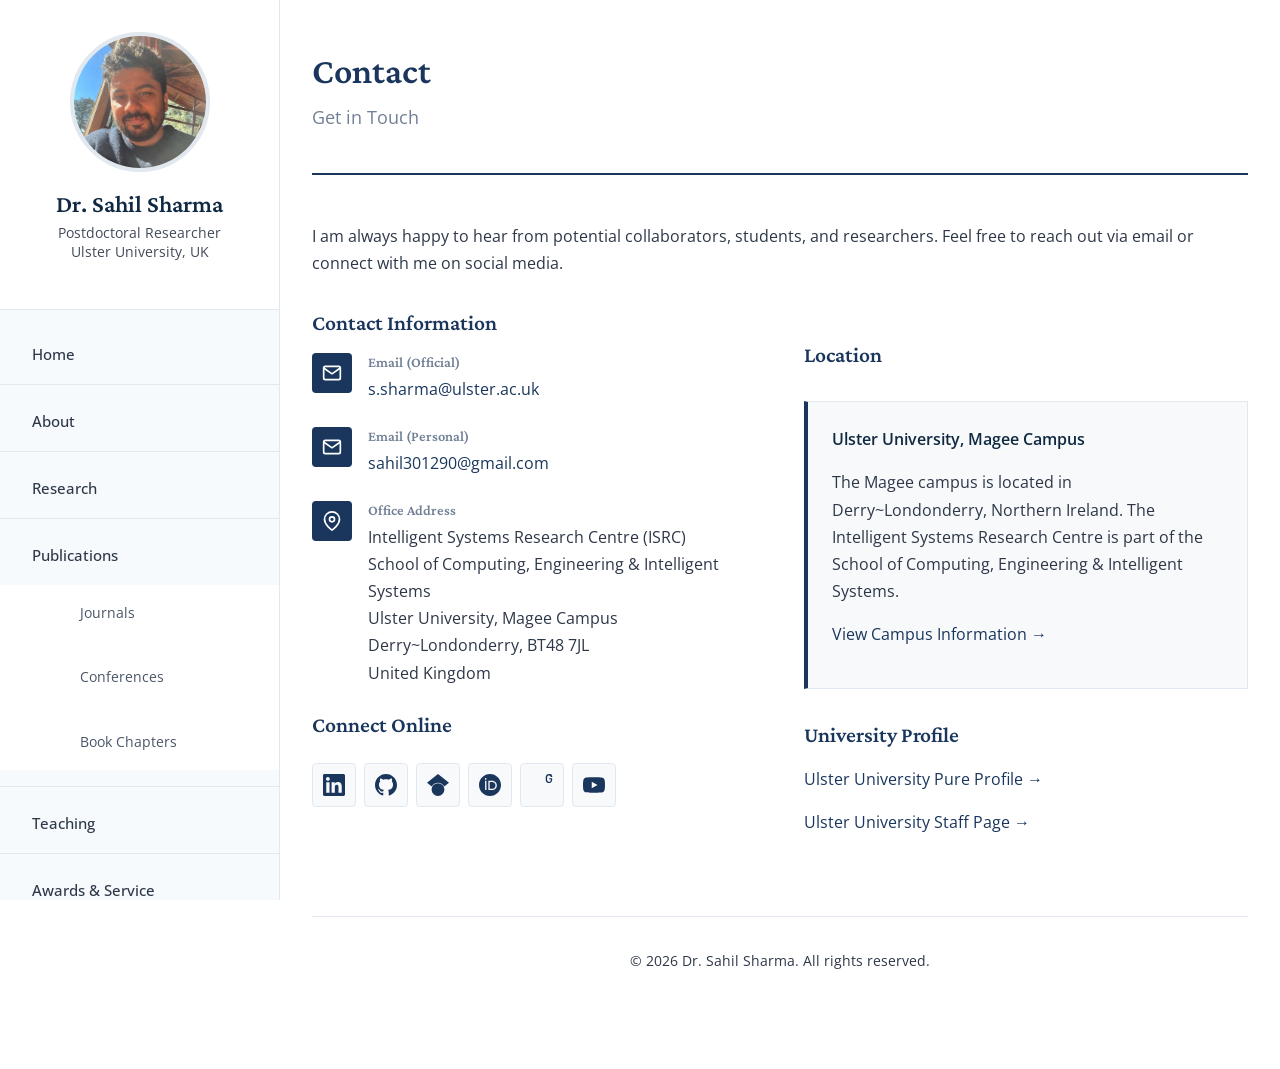
<file: contact.html>
<!DOCTYPE html>
<html lang="en">
<head>
  <meta charset="UTF-8">
  <meta name="viewport" content="width=device-width, initial-scale=1.0">
  <meta name="description" content="Contact information for Dr. Sahil Sharma">
  <title>Contact | Dr. Sahil Sharma</title>
  <link rel="stylesheet" href="css/style.css">
  <link rel="icon" type="image/svg+xml" href="data:image/svg+xml,<svg xmlns='http://www.w3.org/2000/svg' viewBox='0 0 100 100'><text y='.9em' font-size='90'>🎓</text></svg>">
</head>
<body>
  <div class="page-wrapper">
    <aside class="sidebar" id="sidebar">
      <div class="sidebar-header">
        <img src="images/photo.jpeg" alt="Dr. Sahil Sharma" class="profile-photo">
        <h1 class="sidebar-name">Dr. Sahil Sharma</h1>
        <p class="sidebar-title">Postdoctoral Researcher<br>Ulster University, UK</p>
      </div>
      <nav>
        <ul class="nav-menu">
          <li class="nav-item"><a href="index.html" class="nav-link">Home</a></li>
          <li class="nav-item"><a href="about.html" class="nav-link">About</a></li>
          <li class="nav-item"><a href="research.html" class="nav-link">Research</a></li>
          <li class="nav-item">
            <a href="publications.html" class="nav-link">Publications</a>
            <ul class="nav-submenu">
              <li><a href="journals.html" class="nav-link">Journals</a></li>
              <li><a href="conferences.html" class="nav-link">Conferences</a></li>
              <li><a href="chapters.html" class="nav-link">Book Chapters</a></li>
            </ul>
          </li>
          <li class="nav-item"><a href="teaching.html" class="nav-link">Teaching</a></li>
          <li class="nav-item"><a href="awards.html" class="nav-link">Awards & Service</a></li>
          <li class="nav-item"><a href="contact.html" class="nav-link active">Contact</a></li>
        </ul>
      </nav>
    </aside>

    <button class="mobile-toggle" id="mobileToggle" aria-label="Toggle menu">
      <span></span><span></span><span></span>
    </button>

    <main class="main-content">
      <div class="content-wrapper">
        <header class="page-header">
          <h1 class="page-title">Contact</h1>
          <p class="page-subtitle">Get in Touch</p>
        </header>

        <p>
          I am always happy to hear from potential collaborators, students, and researchers. 
          Feel free to reach out via email or connect with me on social media.
        </p>

        <div class="contact-grid">
          <div class="contact-info">
            <h3>Contact Information</h3>
            
            <div class="contact-item">
              <div class="contact-icon">
                <svg viewBox="0 0 24 24" fill="none" stroke="currentColor" stroke-width="2">
                  <path d="M4 4h16c1.1 0 2 .9 2 2v12c0 1.1-.9 2-2 2H4c-1.1 0-2-.9-2-2V6c0-1.1.9-2 2-2z"></path>
                  <polyline points="22,6 12,13 2,6"></polyline>
                </svg>
              </div>
              <div class="contact-details">
                <h4>Email (Official)</h4>
                <p><a href="mailto:s.sharma@ulster.ac.uk">s.sharma@ulster.ac.uk</a></p>
              </div>
            </div>
            
            <div class="contact-item">
              <div class="contact-icon">
                <svg viewBox="0 0 24 24" fill="none" stroke="currentColor" stroke-width="2">
                  <path d="M4 4h16c1.1 0 2 .9 2 2v12c0 1.1-.9 2-2 2H4c-1.1 0-2-.9-2-2V6c0-1.1.9-2 2-2z"></path>
                  <polyline points="22,6 12,13 2,6"></polyline>
                </svg>
              </div>
              <div class="contact-details">
                <h4>Email (Personal)</h4>
                <p><a href="mailto:sahil301290@gmail.com">sahil301290@gmail.com</a></p>
              </div>
            </div>
            
            <div class="contact-item">
              <div class="contact-icon">
                <svg viewBox="0 0 24 24" fill="none" stroke="currentColor" stroke-width="2">
                  <path d="M21 10c0 7-9 13-9 13s-9-6-9-13a9 9 0 0 1 18 0z"></path>
                  <circle cx="12" cy="10" r="3"></circle>
                </svg>
              </div>
              <div class="contact-details">
                <h4>Office Address</h4>
                <p>Intelligent Systems Research Centre (ISRC)<br>
                School of Computing, Engineering & Intelligent Systems<br>
                Ulster University, Magee Campus<br>
                Derry~Londonderry, BT48 7JL<br>
                United Kingdom</p>
              </div>
            </div>
            
            <h3 class="mt-xl">Connect Online</h3>
            <div class="social-links">
              <a href="https://www.linkedin.com/in/sahil301290/" target="_blank" class="social-link" title="LinkedIn">
                <svg viewBox="0 0 24 24" fill="currentColor">
                  <path d="M20.447 20.452h-3.554v-5.569c0-1.328-.027-3.037-1.852-3.037-1.853 0-2.136 1.445-2.136 2.939v5.667H9.351V9h3.414v1.561h.046c.477-.9 1.637-1.85 3.37-1.85 3.601 0 4.267 2.37 4.267 5.455v6.286zM5.337 7.433c-1.144 0-2.063-.926-2.063-2.065 0-1.138.92-2.063 2.063-2.063 1.14 0 2.064.925 2.064 2.063 0 1.139-.925 2.065-2.064 2.065zm1.782 13.019H3.555V9h3.564v11.452zM22.225 0H1.771C.792 0 0 .774 0 1.729v20.542C0 23.227.792 24 1.771 24h20.451C23.2 24 24 23.227 24 22.271V1.729C24 .774 23.2 0 22.222 0h.003z"/>
                </svg>
              </a>
              
              <a href="https://github.com/sahil301290" target="_blank" class="social-link" title="GitHub">
                <svg viewBox="0 0 24 24" fill="currentColor">
                  <path d="M12 0c-6.626 0-12 5.373-12 12 0 5.302 3.438 9.8 8.207 11.387.599.111.793-.261.793-.577v-2.234c-3.338.726-4.033-1.416-4.033-1.416-.546-1.387-1.333-1.756-1.333-1.756-1.089-.745.083-.729.083-.729 1.205.084 1.839 1.237 1.839 1.237 1.07 1.834 2.807 1.304 3.492.997.107-.775.418-1.305.762-1.604-2.665-.305-5.467-1.334-5.467-5.931 0-1.311.469-2.381 1.236-3.221-.124-.303-.535-1.524.117-3.176 0 0 1.008-.322 3.301 1.23.957-.266 1.983-.399 3.003-.404 1.02.005 2.047.138 3.006.404 2.291-1.552 3.297-1.23 3.297-1.23.653 1.653.242 2.874.118 3.176.77.84 1.235 1.911 1.235 3.221 0 4.609-2.807 5.624-5.479 5.921.43.372.823 1.102.823 2.222v3.293c0 .319.192.694.801.576 4.765-1.589 8.199-6.086 8.199-11.386 0-6.627-5.373-12-12-12z"/>
                </svg>
              </a>
              
              <a href="https://scholar.google.co.in/citations?user=LDG2hFgAAAAJ" target="_blank" class="social-link" title="Google Scholar">
                <svg viewBox="0 0 24 24" fill="currentColor">
                  <path d="M5.242 13.769L0 9.5 12 0l12 9.5-5.242 4.269C17.548 11.249 14.978 9.5 12 9.5c-2.977 0-5.548 1.748-6.758 4.269zM12 10a7 7 0 1 0 0 14 7 7 0 0 0 0-14z"/>
                </svg>
              </a>
              
              <a href="https://orcid.org/0000-0002-3187-4929" target="_blank" class="social-link" title="ORCID">
                <svg viewBox="0 0 24 24" fill="currentColor">
                  <path d="M12 0C5.372 0 0 5.372 0 12s5.372 12 12 12 12-5.372 12-12S18.628 0 12 0zM7.369 4.378c.525 0 .947.431.947.947s-.422.947-.947.947a.95.95 0 0 1-.947-.947c0-.525.422-.947.947-.947zm-.722 3.038h1.444v10.041H6.647V7.416zm3.562 0h3.9c3.712 0 5.344 2.653 5.344 5.025 0 2.578-2.016 5.025-5.325 5.025h-3.919V7.416zm1.444 1.303v7.444h2.297c3.272 0 4.022-2.484 4.022-3.722 0-2.016-1.284-3.722-4.097-3.722h-2.222z"/>
                </svg>
              </a>
              
              <a href="https://www.researchgate.net/profile/Sahil-Sharma-20" target="_blank" class="social-link" title="ResearchGate">
                <svg viewBox="0 0 24 24" fill="currentColor">
                  <path d="M19.586 0c-.818 0-1.508.19-2.073.565-.563.377-.97.936-1.213 1.68a3.193 3.193 0 0 0-.112.437 8.365 8.365 0 0 0-.078.53 9 9 0 0 0-.05.727c-.01.282-.013.621-.013 1.016a31.121 31.121 0 0 0 .014 1.017 9 9 0 0 0 .05.727 7.946 7.946 0 0 0 .078.53h-.005a3.334 3.334 0 0 0 .112.438c.244.743.65 1.303 1.214 1.68.565.376 1.256.564 2.075.564.8 0 1.536-.213 2.105-.603.57-.39.94-.916 1.175-1.65.076-.235.135-.558.177-.93a10.9 10.9 0 0 0 .043-1.207v-.82c0-.095-.047-.142-.14-.142h-3.064c-.094 0-.14.047-.14.141v.956c0 .094.046.14.14.14h1.666c.056 0 .084.03.084.086 0 .36 0 .62-.036.865-.038.244-.1.447-.147.606-.108.335-.311.622-.603.876-.29.254-.701.373-1.205.373a1.79 1.79 0 0 1-1.017-.286 1.922 1.922 0 0 1-.657-.69 2.91 2.91 0 0 1-.298-.77 4.705 4.705 0 0 1-.096-.888c-.01-.278-.015-.566-.015-.87 0-.304.005-.593.015-.87.01-.278.05-.5.096-.888.048-.278.158-.533.298-.768a1.907 1.907 0 0 1 .657-.688c.275-.183.626-.275 1.017-.275.407 0 .735.089 1.011.275.277.187.487.453.626.803l.02.042.166.42c.01.024.038.038.069.038h1.5c.047 0 .092-.012.127-.037.034-.024.051-.06.051-.107 0-.097-.01-.18-.02-.266-.02-.186-.083-.472-.203-.86a4.04 4.04 0 0 0-.688-1.273 3.36 3.36 0 0 0-1.213-1.027c-.501-.264-1.103-.396-1.79-.396z"/>
                </svg>
              </a>
              
              <a href="https://www.youtube.com/channel/UC2oter2CC_d_8351_vly3IA" target="_blank" class="social-link" title="YouTube">
                <svg viewBox="0 0 24 24" fill="currentColor">
                  <path d="M23.498 6.186a3.016 3.016 0 0 0-2.122-2.136C19.505 3.545 12 3.545 12 3.545s-7.505 0-9.377.505A3.017 3.017 0 0 0 .502 6.186C0 8.07 0 12 0 12s0 3.93.502 5.814a3.016 3.016 0 0 0 2.122 2.136c1.871.505 9.376.505 9.376.505s7.505 0 9.377-.505a3.015 3.015 0 0 0 2.122-2.136C24 15.93 24 12 24 12s0-3.93-.502-5.814zM9.545 15.568V8.432L15.818 12l-6.273 3.568z"/>
                </svg>
              </a>
            </div>
          </div>
          
          <div class="contact-map">
            <h3>Location</h3>
            <div class="info-box">
              <p><strong>Ulster University, Magee Campus</strong></p>
              <p>The Magee campus is located in Derry~Londonderry, Northern Ireland. 
              The Intelligent Systems Research Centre is part of the School of Computing, 
              Engineering & Intelligent Systems.</p>
              <p class="mt-md">
                <a href="https://www.ulster.ac.uk/campuses/magee" target="_blank">
                  View Campus Information →
                </a>
              </p>
            </div>
            
            <h3 class="mt-xl">University Profile</h3>
            <p>
              <a href="https://pure.ulster.ac.uk/en/persons/sahil-sharma" target="_blank">
                Ulster University Pure Profile →
              </a>
            </p>
            <p>
              <a href="https://www.ulster.ac.uk/staff/s-sharma" target="_blank">
                Ulster University Staff Page →
              </a>
            </p>
          </div>
        </div>

        <footer class="footer">
          <p>&copy; 2026 Dr. Sahil Sharma. All rights reserved.</p>
        </footer>
      </div>
    </main>
  </div>

  <script>
    const mobileToggle = document.getElementById('mobileToggle');
    const sidebar = document.getElementById('sidebar');
    mobileToggle.addEventListener('click', () => sidebar.classList.toggle('active'));
    document.addEventListener('click', (e) => {
      if (window.innerWidth <= 768 && !sidebar.contains(e.target) && !mobileToggle.contains(e.target)) {
        sidebar.classList.remove('active');
      }
    });
  </script>
</body>
</html>
</file>
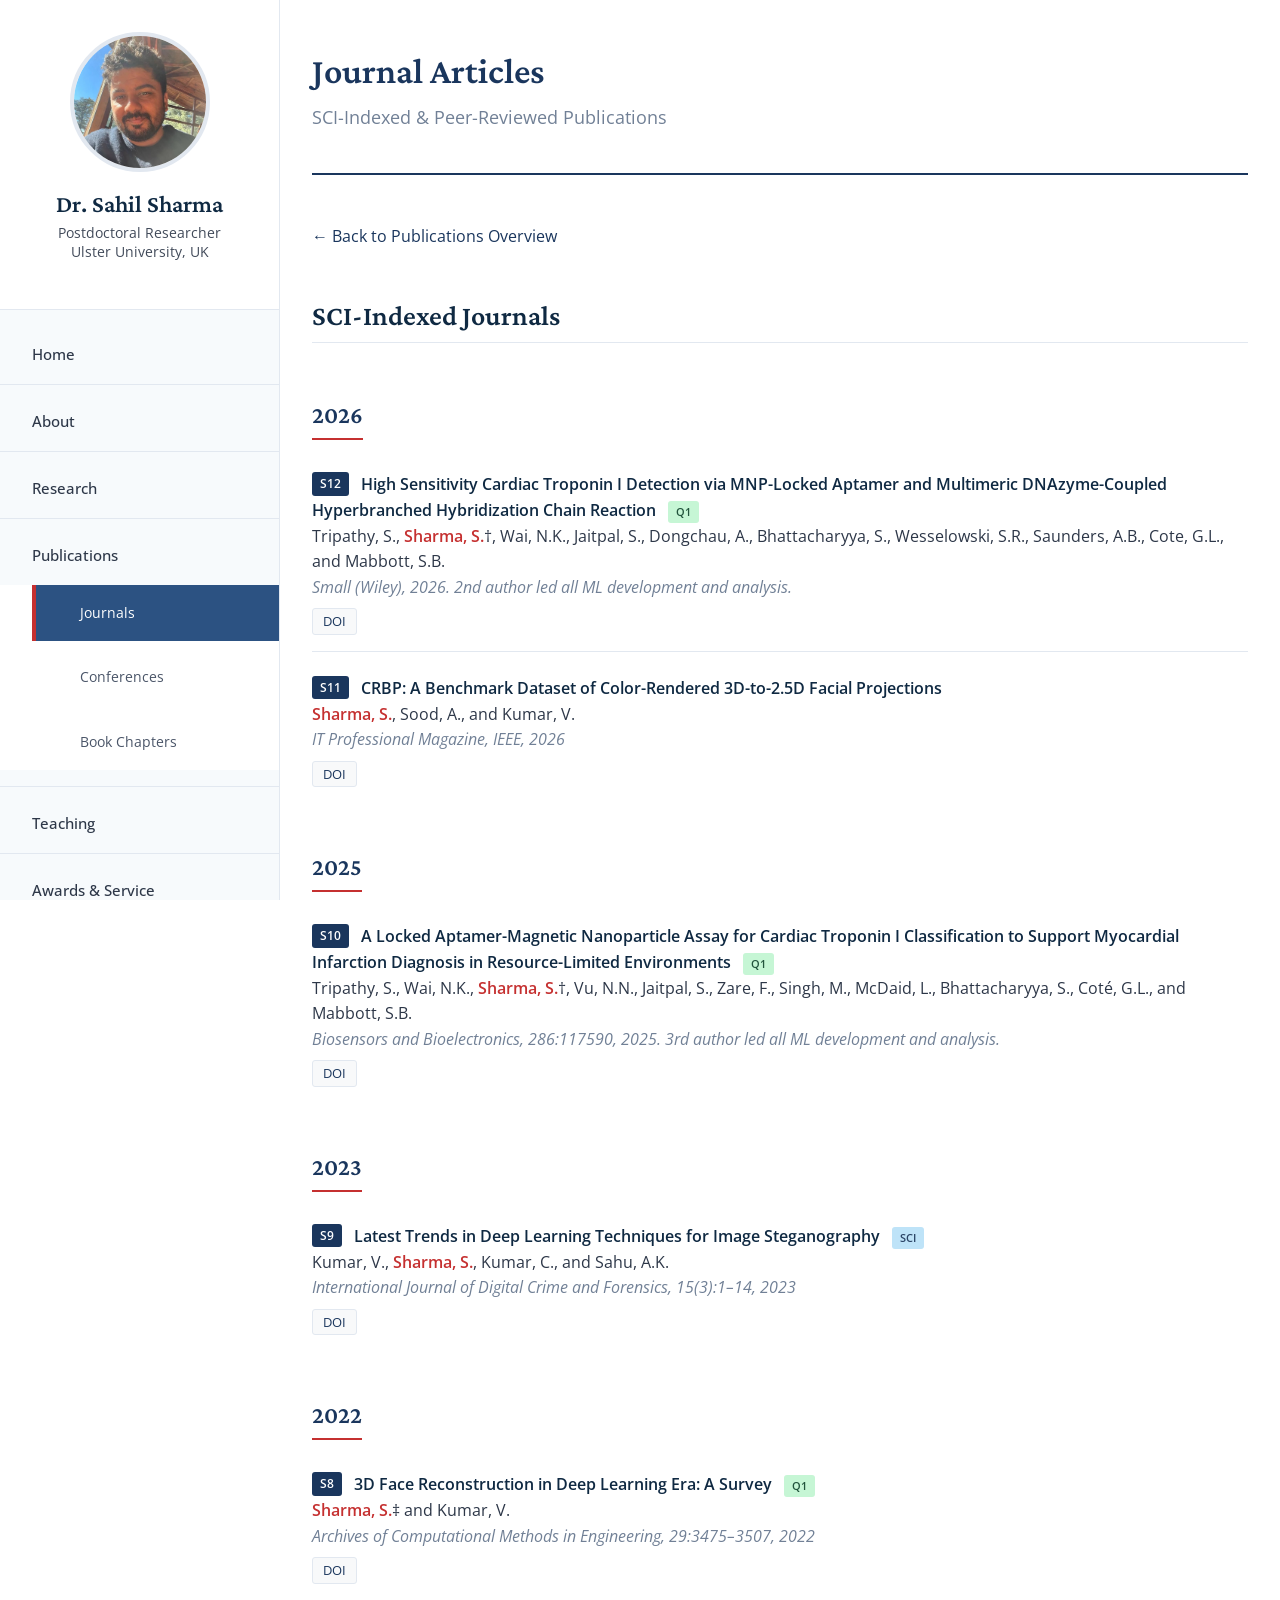
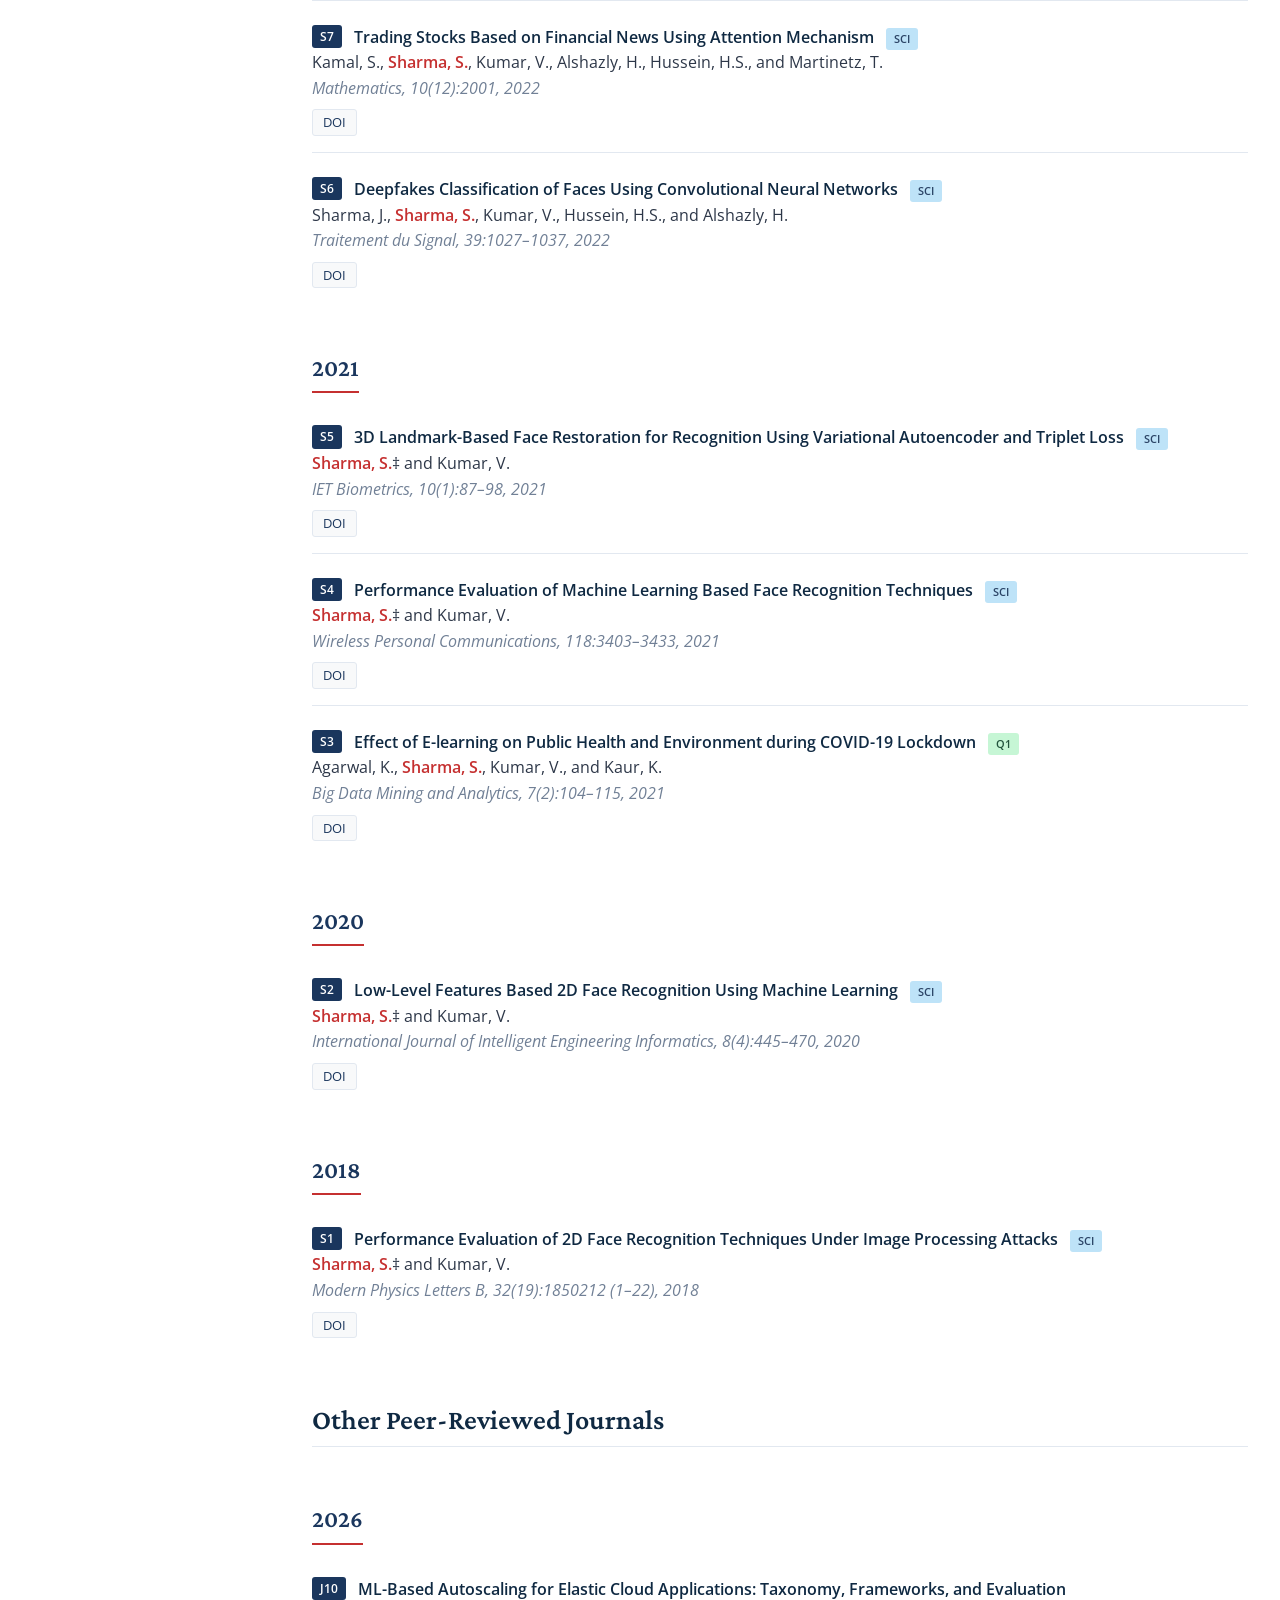
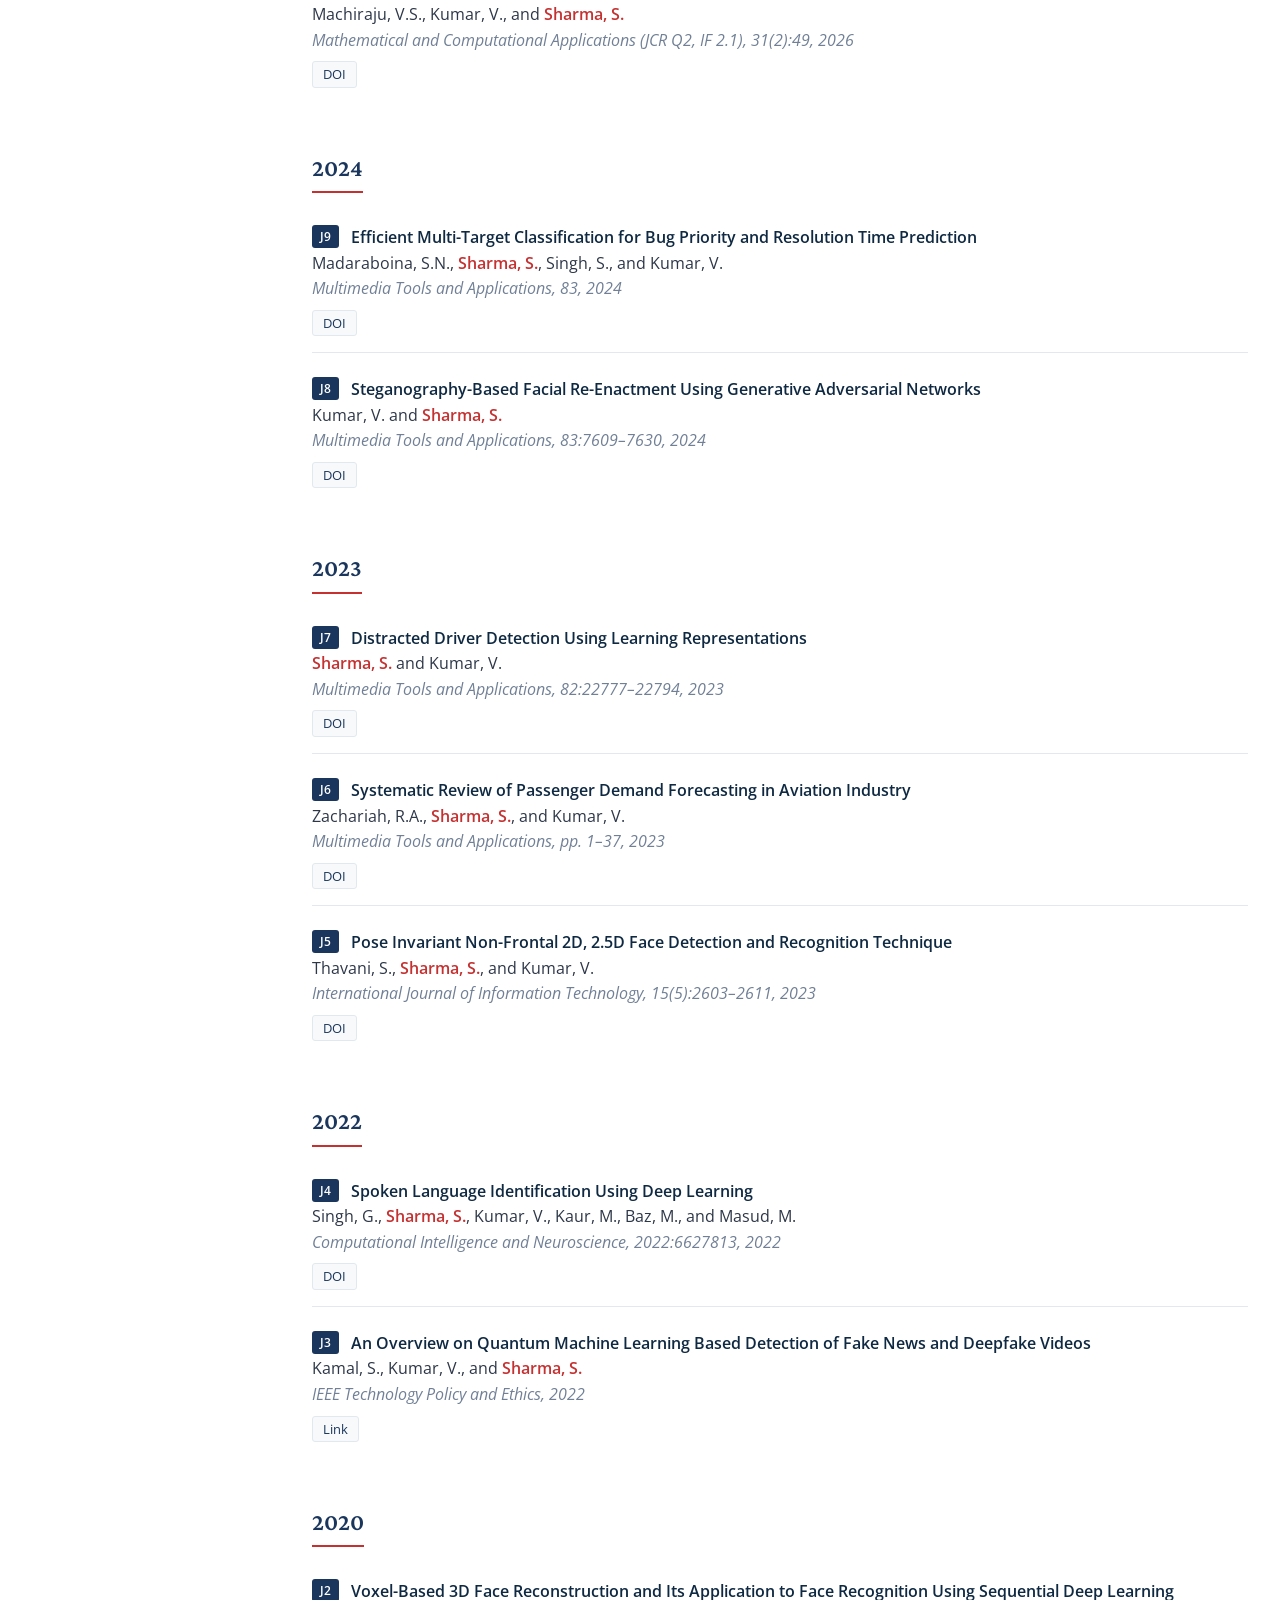
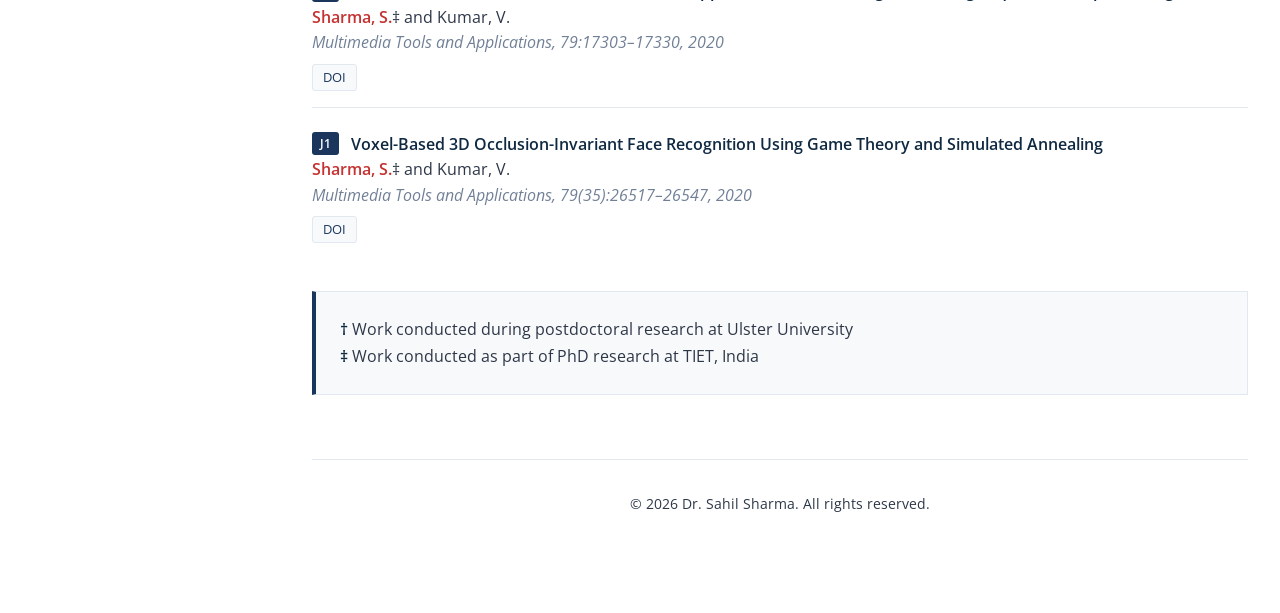
<file: journals.html>
<!DOCTYPE html>
<html lang="en">
<head>
  <meta charset="UTF-8">
  <meta name="viewport" content="width=device-width, initial-scale=1.0">
  <meta name="description" content="Journal Publications by Dr. Sahil Sharma">
  <title>Journal Articles | Dr. Sahil Sharma</title>
  <link rel="stylesheet" href="css/style.css">
  <link rel="icon" type="image/svg+xml" href="data:image/svg+xml,<svg xmlns='http://www.w3.org/2000/svg' viewBox='0 0 100 100'><text y='.9em' font-size='90'>🎓</text></svg>">
</head>
<body>
  <div class="page-wrapper">
    <aside class="sidebar" id="sidebar">
      <div class="sidebar-header">
        <img src="images/photo.jpeg" alt="Dr. Sahil Sharma" class="profile-photo">
        <h1 class="sidebar-name">Dr. Sahil Sharma</h1>
        <p class="sidebar-title">Postdoctoral Researcher<br>Ulster University, UK</p>
      </div>
      <nav>
        <ul class="nav-menu">
          <li class="nav-item"><a href="index.html" class="nav-link">Home</a></li>
          <li class="nav-item"><a href="about.html" class="nav-link">About</a></li>
          <li class="nav-item"><a href="research.html" class="nav-link">Research</a></li>
          <li class="nav-item">
            <a href="publications.html" class="nav-link">Publications</a>
            <ul class="nav-submenu">
              <li><a href="journals.html" class="nav-link active">Journals</a></li>
              <li><a href="conferences.html" class="nav-link">Conferences</a></li>
              <li><a href="chapters.html" class="nav-link">Book Chapters</a></li>
            </ul>
          </li>
          <li class="nav-item"><a href="teaching.html" class="nav-link">Teaching</a></li>
          <li class="nav-item"><a href="awards.html" class="nav-link">Awards & Service</a></li>
          <li class="nav-item"><a href="contact.html" class="nav-link">Contact</a></li>
        </ul>
      </nav>
    </aside>

    <button class="mobile-toggle" id="mobileToggle" aria-label="Toggle menu">
      <span></span><span></span><span></span>
    </button>

    <main class="main-content">
      <div class="content-wrapper">
        <header class="page-header">
          <h1 class="page-title">Journal Articles</h1>
          <p class="page-subtitle">SCI-Indexed & Peer-Reviewed Publications</p>
        </header>

        <p><a href="publications.html">← Back to Publications Overview</a></p>

        <h2>SCI-Indexed Journals</h2>

        <!-- 2026 -->
        <h3 class="pub-year">2026</h3>
        <ul class="pub-list">
          <li class="pub-item">
            <span class="pub-number">S12</span>
            <strong class="pub-title">High Sensitivity Cardiac Troponin I Detection via MNP-Locked Aptamer and Multimeric DNAzyme-Coupled Hyperbranched Hybridization Chain Reaction</strong>
            <span class="pub-type-badge q1">Q1</span><br>
            <span class="pub-authors">Tripathy, S., <strong>Sharma, S.</strong>†, Wai, N.K., Jaitpal, S., Dongchau, A., Bhattacharyya, S., Wesselowski, S.R., Saunders, A.B., Cote, G.L., and Mabbott, S.B.</span><br>
            <span class="pub-venue">Small (Wiley), 2026. 2nd author led all ML development and analysis.</span>
            <div class="pub-links">
              <a href="https://doi.org/10.1002/smll.202512096" target="_blank" class="pub-link">DOI</a>
            </div>
          </li>
          
          <li class="pub-item">
            <span class="pub-number">S11</span>
            <strong class="pub-title">CRBP: A Benchmark Dataset of Color-Rendered 3D-to-2.5D Facial Projections</strong><br>
            <span class="pub-authors"><strong>Sharma, S.</strong>, Sood, A., and Kumar, V.</span><br>
            <span class="pub-venue">IT Professional Magazine, IEEE, 2026</span>
            <div class="pub-links">
              <a href="https://doi.org/10.1109/MITP.2025.3624674" target="_blank" class="pub-link">DOI</a>
            </div>
          </li>
        </ul>

        <!-- 2025 -->
        <h3 class="pub-year">2025</h3>
        <ul class="pub-list">
          <li class="pub-item">
            <span class="pub-number">S10</span>
            <strong class="pub-title">A Locked Aptamer-Magnetic Nanoparticle Assay for Cardiac Troponin I Classification to Support Myocardial Infarction Diagnosis in Resource-Limited Environments</strong>
            <span class="pub-type-badge q1">Q1</span><br>
            <span class="pub-authors">Tripathy, S., Wai, N.K., <strong>Sharma, S.</strong>†, Vu, N.N., Jaitpal, S., Zare, F., Singh, M., McDaid, L., Bhattacharyya, S., Coté, G.L., and Mabbott, S.B.</span><br>
            <span class="pub-venue">Biosensors and Bioelectronics, 286:117590, 2025. 3rd author led all ML development and analysis.</span>
            <div class="pub-links">
              <a href="https://doi.org/10.1016/j.bios.2025.117590" target="_blank" class="pub-link">DOI</a>
            </div>
          </li>
        </ul>

        <!-- 2023 -->
        <h3 class="pub-year">2023</h3>
        <ul class="pub-list">
          <li class="pub-item">
            <span class="pub-number">S9</span>
            <strong class="pub-title">Latest Trends in Deep Learning Techniques for Image Steganography</strong>
            <span class="pub-type-badge sci">SCI</span><br>
            <span class="pub-authors">Kumar, V., <strong>Sharma, S.</strong>, Kumar, C., and Sahu, A.K.</span><br>
            <span class="pub-venue">International Journal of Digital Crime and Forensics, 15(3):1–14, 2023</span>
            <div class="pub-links">
              <a href="https://doi.org/10.4018/IJDCF.318666" target="_blank" class="pub-link">DOI</a>
            </div>
          </li>
        </ul>

        <!-- 2022 -->
        <h3 class="pub-year">2022</h3>
        <ul class="pub-list">
          <li class="pub-item">
            <span class="pub-number">S8</span>
            <strong class="pub-title">3D Face Reconstruction in Deep Learning Era: A Survey</strong>
            <span class="pub-type-badge q1">Q1</span><br>
            <span class="pub-authors"><strong>Sharma, S.</strong>‡ and Kumar, V.</span><br>
            <span class="pub-venue">Archives of Computational Methods in Engineering, 29:3475–3507, 2022</span>
            <div class="pub-links">
              <a href="https://doi.org/10.1007/s11831-021-09705-4" target="_blank" class="pub-link">DOI</a>
            </div>
          </li>
          
          <li class="pub-item">
            <span class="pub-number">S7</span>
            <strong class="pub-title">Trading Stocks Based on Financial News Using Attention Mechanism</strong>
            <span class="pub-type-badge sci">SCI</span><br>
            <span class="pub-authors">Kamal, S., <strong>Sharma, S.</strong>, Kumar, V., Alshazly, H., Hussein, H.S., and Martinetz, T.</span><br>
            <span class="pub-venue">Mathematics, 10(12):2001, 2022</span>
            <div class="pub-links">
              <a href="https://doi.org/10.3390/math10122001" target="_blank" class="pub-link">DOI</a>
            </div>
          </li>
          
          <li class="pub-item">
            <span class="pub-number">S6</span>
            <strong class="pub-title">Deepfakes Classification of Faces Using Convolutional Neural Networks</strong>
            <span class="pub-type-badge sci">SCI</span><br>
            <span class="pub-authors">Sharma, J., <strong>Sharma, S.</strong>, Kumar, V., Hussein, H.S., and Alshazly, H.</span><br>
            <span class="pub-venue">Traitement du Signal, 39:1027–1037, 2022</span>
            <div class="pub-links">
              <a href="https://doi.org/10.18280/ts.390330" target="_blank" class="pub-link">DOI</a>
            </div>
          </li>
        </ul>

        <!-- 2021 -->
        <h3 class="pub-year">2021</h3>
        <ul class="pub-list">
          <li class="pub-item">
            <span class="pub-number">S5</span>
            <strong class="pub-title">3D Landmark-Based Face Restoration for Recognition Using Variational Autoencoder and Triplet Loss</strong>
            <span class="pub-type-badge sci">SCI</span><br>
            <span class="pub-authors"><strong>Sharma, S.</strong>‡ and Kumar, V.</span><br>
            <span class="pub-venue">IET Biometrics, 10(1):87–98, 2021</span>
            <div class="pub-links">
              <a href="https://doi.org/10.1049/bme2.12005" target="_blank" class="pub-link">DOI</a>
            </div>
          </li>
          
          <li class="pub-item">
            <span class="pub-number">S4</span>
            <strong class="pub-title">Performance Evaluation of Machine Learning Based Face Recognition Techniques</strong>
            <span class="pub-type-badge sci">SCI</span><br>
            <span class="pub-authors"><strong>Sharma, S.</strong>‡ and Kumar, V.</span><br>
            <span class="pub-venue">Wireless Personal Communications, 118:3403–3433, 2021</span>
            <div class="pub-links">
              <a href="https://doi.org/10.1007/s11277-021-08186-9" target="_blank" class="pub-link">DOI</a>
            </div>
          </li>
          
          <li class="pub-item">
            <span class="pub-number">S3</span>
            <strong class="pub-title">Effect of E-learning on Public Health and Environment during COVID-19 Lockdown</strong>
            <span class="pub-type-badge q1">Q1</span><br>
            <span class="pub-authors">Agarwal, K., <strong>Sharma, S.</strong>, Kumar, V., and Kaur, K.</span><br>
            <span class="pub-venue">Big Data Mining and Analytics, 7(2):104–115, 2021</span>
            <div class="pub-links">
              <a href="https://doi.org/10.26599/BDMA.2020.9020014" target="_blank" class="pub-link">DOI</a>
            </div>
          </li>
        </ul>

        <!-- 2020 -->
        <h3 class="pub-year">2020</h3>
        <ul class="pub-list">
          <li class="pub-item">
            <span class="pub-number">S2</span>
            <strong class="pub-title">Low-Level Features Based 2D Face Recognition Using Machine Learning</strong>
            <span class="pub-type-badge sci">SCI</span><br>
            <span class="pub-authors"><strong>Sharma, S.</strong>‡ and Kumar, V.</span><br>
            <span class="pub-venue">International Journal of Intelligent Engineering Informatics, 8(4):445–470, 2020</span>
            <div class="pub-links">
              <a href="https://doi.org/10.1504/IJIEI.2020.112038" target="_blank" class="pub-link">DOI</a>
            </div>
          </li>
        </ul>

        <!-- 2018 -->
        <h3 class="pub-year">2018</h3>
        <ul class="pub-list">
          <li class="pub-item">
            <span class="pub-number">S1</span>
            <strong class="pub-title">Performance Evaluation of 2D Face Recognition Techniques Under Image Processing Attacks</strong>
            <span class="pub-type-badge sci">SCI</span><br>
            <span class="pub-authors"><strong>Sharma, S.</strong>‡ and Kumar, V.</span><br>
            <span class="pub-venue">Modern Physics Letters B, 32(19):1850212 (1–22), 2018</span>
            <div class="pub-links">
              <a href="https://doi.org/10.1142/S0217984918502123" target="_blank" class="pub-link">DOI</a>
            </div>
          </li>
        </ul>

        <h2>Other Peer-Reviewed Journals</h2>

        <!-- 2026 -->
        <h3 class="pub-year">2026</h3>
        <ul class="pub-list">
          <li class="pub-item">
            <span class="pub-number">J10</span>
            <strong class="pub-title">ML-Based Autoscaling for Elastic Cloud Applications: Taxonomy, Frameworks, and Evaluation</strong><br>
            <span class="pub-authors">Machiraju, V.S., Kumar, V., and <strong>Sharma, S.</strong></span><br>
            <span class="pub-venue">Mathematical and Computational Applications (JCR Q2, IF 2.1), 31(2):49, 2026</span>
            <div class="pub-links">
              <a href="https://doi.org/10.3390/mca31020049" target="_blank" class="pub-link">DOI</a>
            </div>
          </li>
        </ul>

        <!-- 2024 -->
        <h3 class="pub-year">2024</h3>
        <ul class="pub-list">
          <li class="pub-item">
            <span class="pub-number">J9</span>
            <strong class="pub-title">Efficient Multi-Target Classification for Bug Priority and Resolution Time Prediction</strong><br>
            <span class="pub-authors">Madaraboina, S.N., <strong>Sharma, S.</strong>, Singh, S., and Kumar, V.</span><br>
            <span class="pub-venue">Multimedia Tools and Applications, 83, 2024</span>
            <div class="pub-links">
              <a href="https://doi.org/10.1007/s11042-024-20116-y" target="_blank" class="pub-link">DOI</a>
            </div>
          </li>
          
          <li class="pub-item">
            <span class="pub-number">J8</span>
            <strong class="pub-title">Steganography-Based Facial Re-Enactment Using Generative Adversarial Networks</strong><br>
            <span class="pub-authors">Kumar, V. and <strong>Sharma, S.</strong></span><br>
            <span class="pub-venue">Multimedia Tools and Applications, 83:7609–7630, 2024</span>
            <div class="pub-links">
              <a href="https://doi.org/10.1007/s11042-023-15946-1" target="_blank" class="pub-link">DOI</a>
            </div>
          </li>
        </ul>

        <!-- 2023 -->
        <h3 class="pub-year">2023</h3>
        <ul class="pub-list">
          <li class="pub-item">
            <span class="pub-number">J7</span>
            <strong class="pub-title">Distracted Driver Detection Using Learning Representations</strong><br>
            <span class="pub-authors"><strong>Sharma, S.</strong> and Kumar, V.</span><br>
            <span class="pub-venue">Multimedia Tools and Applications, 82:22777–22794, 2023</span>
            <div class="pub-links">
              <a href="https://doi.org/10.1007/s11042-023-14635-3" target="_blank" class="pub-link">DOI</a>
            </div>
          </li>

          <li class="pub-item">
            <span class="pub-number">J6</span>
            <strong class="pub-title">Systematic Review of Passenger Demand Forecasting in Aviation Industry</strong><br>
            <span class="pub-authors">Zachariah, R.A., <strong>Sharma, S.</strong>, and Kumar, V.</span><br>
            <span class="pub-venue">Multimedia Tools and Applications, pp. 1–37, 2023</span>
            <div class="pub-links">
              <a href="https://doi.org/10.1007/s11042-023-15552-1" target="_blank" class="pub-link">DOI</a>
            </div>
          </li>
          
          <li class="pub-item">
            <span class="pub-number">J5</span>
            <strong class="pub-title">Pose Invariant Non-Frontal 2D, 2.5D Face Detection and Recognition Technique</strong><br>
            <span class="pub-authors">Thavani, S., <strong>Sharma, S.</strong>, and Kumar, V.</span><br>
            <span class="pub-venue">International Journal of Information Technology, 15(5):2603–2611, 2023</span>
            <div class="pub-links">
              <a href="https://doi.org/10.1007/s41870-023-01335-2" target="_blank" class="pub-link">DOI</a>
            </div>
          </li>
        </ul>

        <!-- 2022 -->
        <h3 class="pub-year">2022</h3>
        <ul class="pub-list">
          <li class="pub-item">
            <span class="pub-number">J4</span>
            <strong class="pub-title">Spoken Language Identification Using Deep Learning</strong><br>
            <span class="pub-authors">Singh, G., <strong>Sharma, S.</strong>, Kumar, V., Kaur, M., Baz, M., and Masud, M.</span><br>
            <span class="pub-venue">Computational Intelligence and Neuroscience, 2022:6627813, 2022</span>
            <div class="pub-links">
              <a href="https://doi.org/10.1155/2021/5123671" target="_blank" class="pub-link">DOI</a>
            </div>
          </li>

          <li class="pub-item">
            <span class="pub-number">J3</span>
            <strong class="pub-title">An Overview on Quantum Machine Learning Based Detection of Fake News and Deepfake Videos</strong><br>
            <span class="pub-authors">Kamal, S., Kumar, V., and <strong>Sharma, S.</strong></span><br>
            <span class="pub-venue">IEEE Technology Policy and Ethics, 2022</span>
            <div class="pub-links">
              <a href="https://bit.ly/QMLFakeNewsandVideos" target="_blank" class="pub-link">Link</a>
            </div>
          </li>
        </ul>

        <!-- 2020 -->
        <h3 class="pub-year">2020</h3>
        <ul class="pub-list">
          <li class="pub-item">
            <span class="pub-number">J2</span>
            <strong class="pub-title">Voxel-Based 3D Face Reconstruction and Its Application to Face Recognition Using Sequential Deep Learning</strong><br>
            <span class="pub-authors"><strong>Sharma, S.</strong>‡ and Kumar, V.</span><br>
            <span class="pub-venue">Multimedia Tools and Applications, 79:17303–17330, 2020</span>
            <div class="pub-links">
              <a href="https://doi.org/10.1007/s11042-020-08688-x" target="_blank" class="pub-link">DOI</a>
            </div>
          </li>
          
          <li class="pub-item">
            <span class="pub-number">J1</span>
            <strong class="pub-title">Voxel-Based 3D Occlusion-Invariant Face Recognition Using Game Theory and Simulated Annealing</strong><br>
            <span class="pub-authors"><strong>Sharma, S.</strong>‡ and Kumar, V.</span><br>
            <span class="pub-venue">Multimedia Tools and Applications, 79(35):26517–26547, 2020</span>
            <div class="pub-links">
              <a href="https://doi.org/10.1007/s11042-020-09331-5" target="_blank" class="pub-link">DOI</a>
            </div>
          </li>
        </ul>

        <div class="info-box mt-xl">
          <p class="mb-0">
            <strong>†</strong> Work conducted during postdoctoral research at Ulster University<br>
            <strong>‡</strong> Work conducted as part of PhD research at TIET, India
          </p>
        </div>

        <footer class="footer">
          <p>&copy; 2026 Dr. Sahil Sharma. All rights reserved.</p>
        </footer>
      </div>
    </main>
  </div>

  <script>
    const mobileToggle = document.getElementById('mobileToggle');
    const sidebar = document.getElementById('sidebar');
    mobileToggle.addEventListener('click', () => sidebar.classList.toggle('active'));
    document.addEventListener('click', (e) => {
      if (window.innerWidth <= 768 && !sidebar.contains(e.target) && !mobileToggle.contains(e.target)) {
        sidebar.classList.remove('active');
      }
    });
  </script>
</body>
</html>
</file>
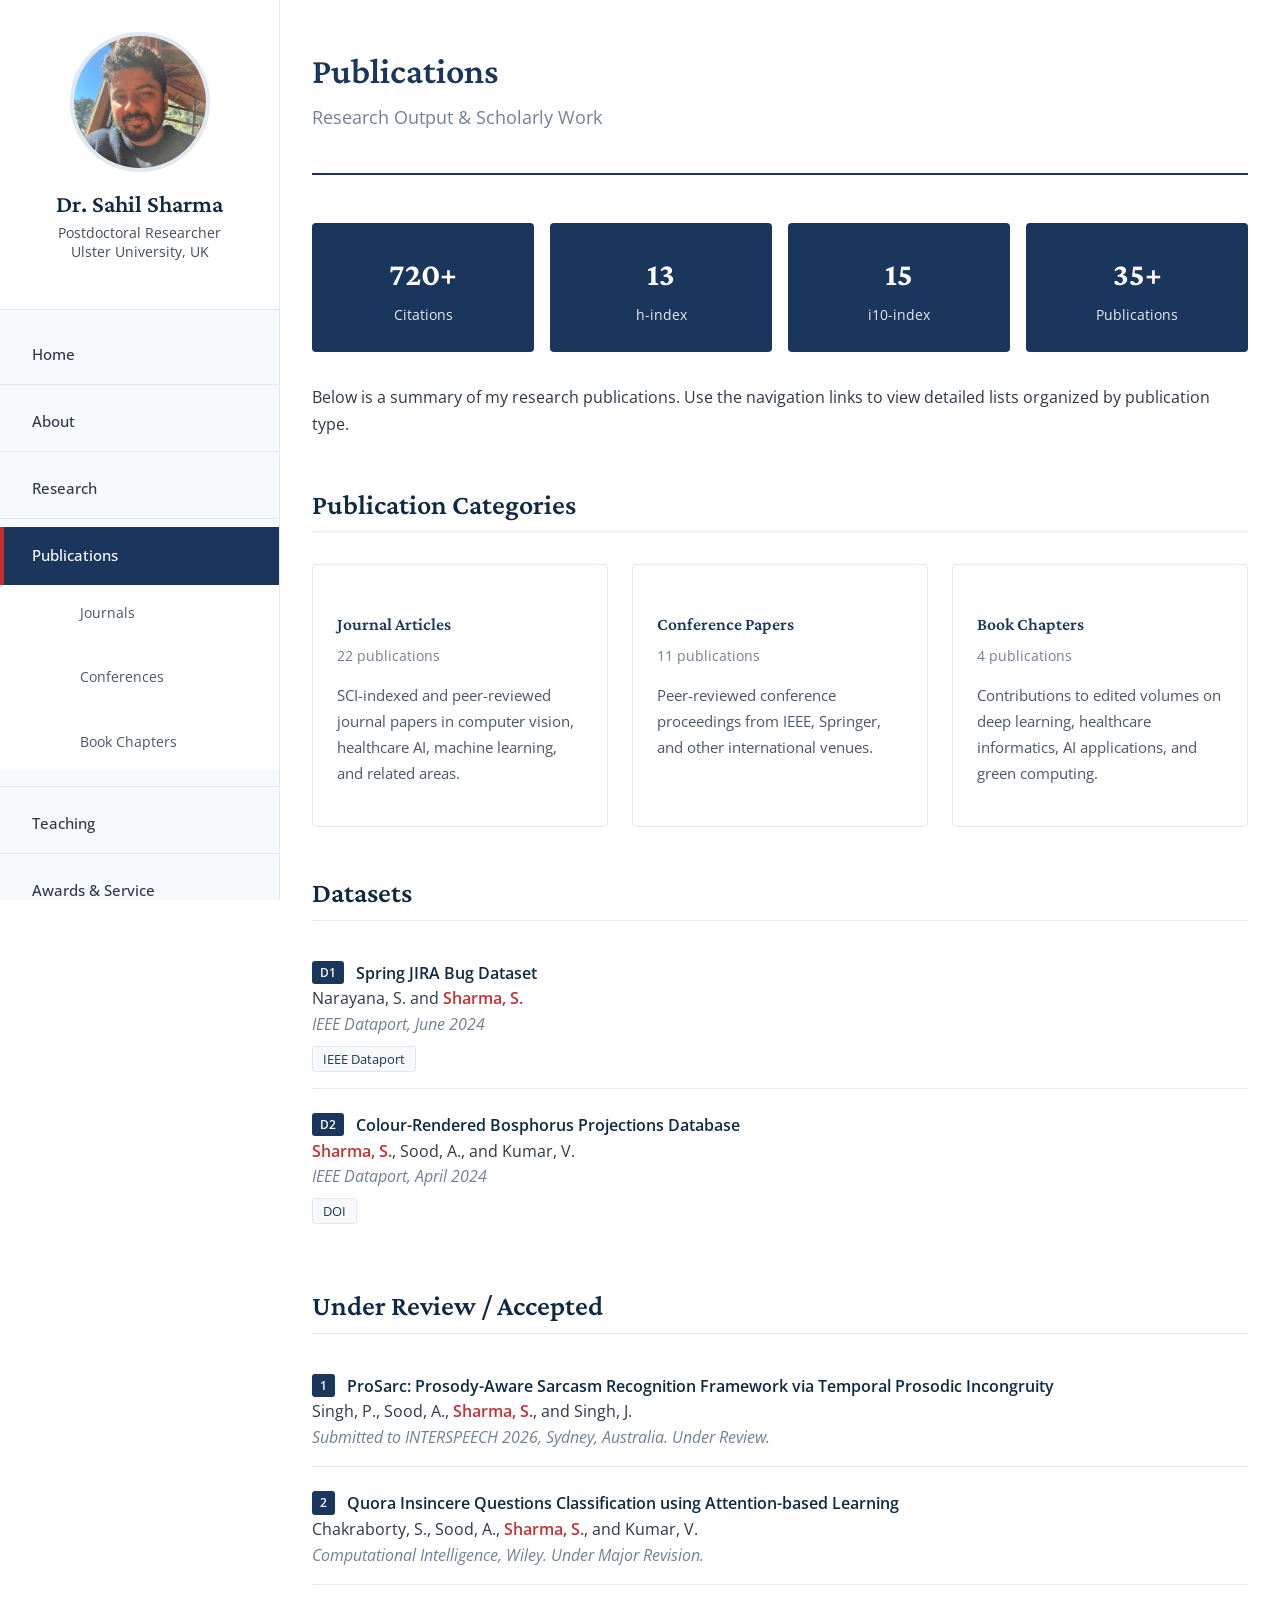
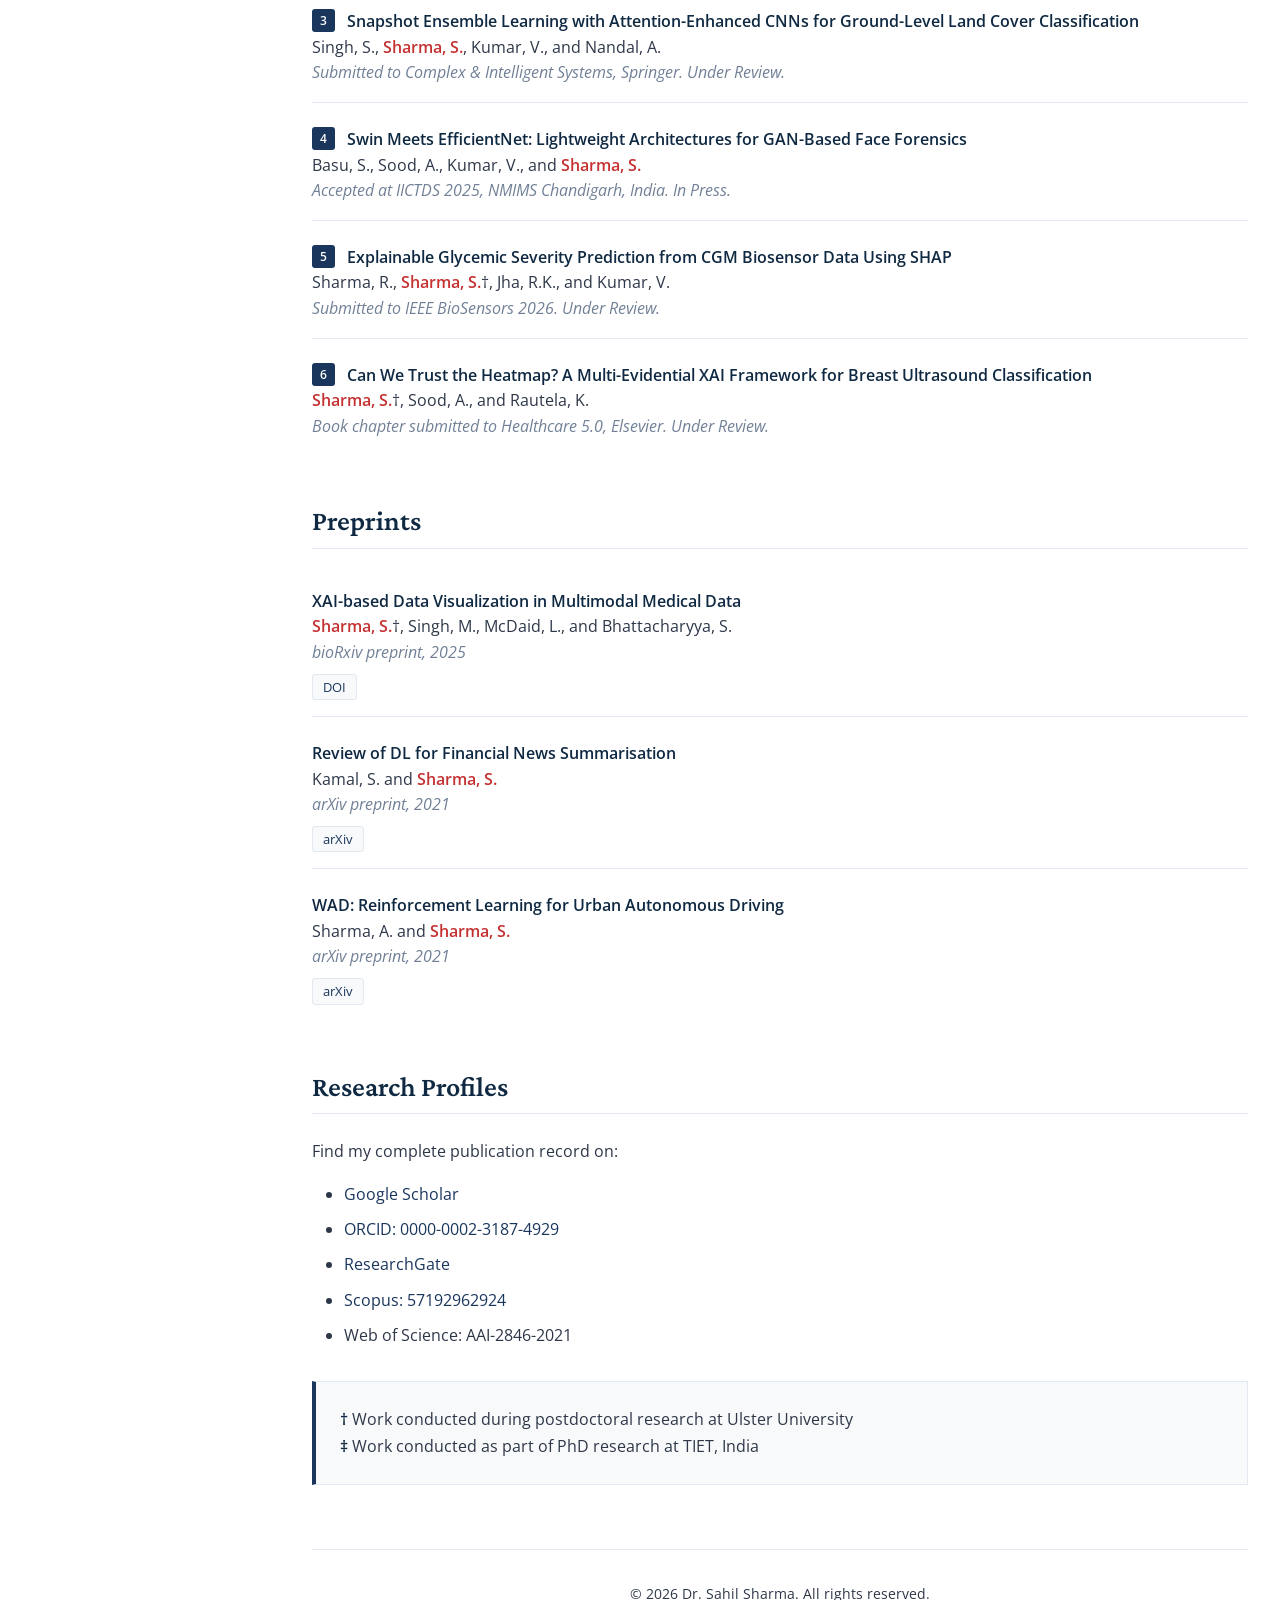
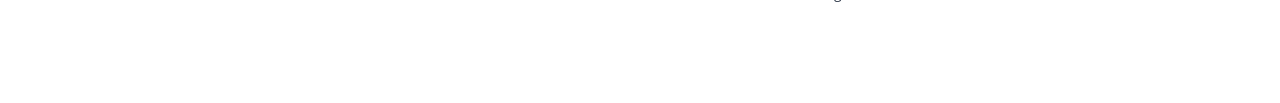
<file: publications.html>
<!DOCTYPE html>
<html lang="en">
<head>
  <meta charset="UTF-8">
  <meta name="viewport" content="width=device-width, initial-scale=1.0">
  <meta name="description" content="Publications by Dr. Sahil Sharma - Journals, Conferences, Book Chapters">
  <title>Publications | Dr. Sahil Sharma</title>
  <link rel="stylesheet" href="css/style.css">
  <link rel="icon" type="image/svg+xml" href="data:image/svg+xml,<svg xmlns='http://www.w3.org/2000/svg' viewBox='0 0 100 100'><text y='.9em' font-size='90'>🎓</text></svg>">
</head>
<body>
  <div class="page-wrapper">
    <aside class="sidebar" id="sidebar">
      <div class="sidebar-header">
        <img src="images/photo.jpeg" alt="Dr. Sahil Sharma" class="profile-photo">
        <h1 class="sidebar-name">Dr. Sahil Sharma</h1>
        <p class="sidebar-title">Postdoctoral Researcher<br>Ulster University, UK</p>
      </div>
      <nav>
        <ul class="nav-menu">
          <li class="nav-item"><a href="index.html" class="nav-link">Home</a></li>
          <li class="nav-item"><a href="about.html" class="nav-link">About</a></li>
          <li class="nav-item"><a href="research.html" class="nav-link">Research</a></li>
          <li class="nav-item">
            <a href="publications.html" class="nav-link active">Publications</a>
            <ul class="nav-submenu">
              <li><a href="journals.html" class="nav-link">Journals</a></li>
              <li><a href="conferences.html" class="nav-link">Conferences</a></li>
              <li><a href="chapters.html" class="nav-link">Book Chapters</a></li>
            </ul>
          </li>
          <li class="nav-item"><a href="teaching.html" class="nav-link">Teaching</a></li>
          <li class="nav-item"><a href="awards.html" class="nav-link">Awards & Service</a></li>
          <li class="nav-item"><a href="contact.html" class="nav-link">Contact</a></li>
        </ul>
      </nav>
    </aside>

    <button class="mobile-toggle" id="mobileToggle" aria-label="Toggle menu">
      <span></span><span></span><span></span>
    </button>

    <main class="main-content">
      <div class="content-wrapper">
        <header class="page-header">
          <h1 class="page-title">Publications</h1>
          <p class="page-subtitle">Research Output & Scholarly Work</p>
        </header>

        <!-- Publication Stats -->
        <div class="stats-grid">
          <div class="stat-box">
            <span class="stat-value">720+</span>
            <span class="stat-label">Citations</span>
          </div>
          <div class="stat-box">
            <span class="stat-value">13</span>
            <span class="stat-label">h-index</span>
          </div>
          <div class="stat-box">
            <span class="stat-value">15</span>
            <span class="stat-label">i10-index</span>
          </div>
          <div class="stat-box">
            <span class="stat-value">35+</span>
            <span class="stat-label">Publications</span>
          </div>
        </div>

        <p>
          Below is a summary of my research publications. Use the navigation links to view detailed 
          lists organized by publication type.
        </p>

        <h2>Publication Categories</h2>
        
        <div class="cards-grid">
          <a href="journals.html" class="card" style="text-decoration: none;">
            <h4 class="card-title">Journal Articles</h4>
            <p class="card-subtitle">22 publications</p>
            <p class="card-content">
              SCI-indexed and peer-reviewed journal papers in computer vision, healthcare AI, 
              machine learning, and related areas.
            </p>
          </a>
          
          <a href="conferences.html" class="card" style="text-decoration: none;">
            <h4 class="card-title">Conference Papers</h4>
            <p class="card-subtitle">11 publications</p>
            <p class="card-content">
              Peer-reviewed conference proceedings from IEEE, Springer, and other 
              international venues.
            </p>
          </a>
          
          <a href="chapters.html" class="card" style="text-decoration: none;">
            <h4 class="card-title">Book Chapters</h4>
            <p class="card-subtitle">4 publications</p>
            <p class="card-content">
              Contributions to edited volumes on deep learning, healthcare informatics, 
              AI applications, and green computing.
            </p>
          </a>
        </div>

        <h2>Datasets</h2>
        
        <ul class="pub-list">
          <li class="pub-item">
            <span class="pub-number">D1</span>
            <strong class="pub-title">Spring JIRA Bug Dataset</strong><br>
            <span class="pub-authors">Narayana, S. and <strong>Sharma, S.</strong></span><br>
            <span class="pub-venue">IEEE Dataport, June 2024</span>
            <div class="pub-links">
              <a href="https://ieeedataport.org/documents/spring-jira-bug-dataset" target="_blank" class="pub-link">IEEE Dataport</a>
            </div>
          </li>
          <li class="pub-item">
            <span class="pub-number">D2</span>
            <strong class="pub-title">Colour-Rendered Bosphorus Projections Database</strong><br>
            <span class="pub-authors"><strong>Sharma, S.</strong>, Sood, A., and Kumar, V.</span><br>
            <span class="pub-venue">IEEE Dataport, April 2024</span>
            <div class="pub-links">
              <a href="https://dx.doi.org/10.21227/4qns-ys45" target="_blank" class="pub-link">DOI</a>
            </div>
          </li>
        </ul>

        <h2>Under Review / Accepted</h2>
        
        <ul class="pub-list">
          <li class="pub-item">
            <span class="pub-number">1</span>
            <strong class="pub-title">ProSarc: Prosody-Aware Sarcasm Recognition Framework via Temporal Prosodic Incongruity</strong><br>
            <span class="pub-authors">Singh, P., Sood, A., <strong>Sharma, S.</strong>, and Singh, J.</span><br>
            <span class="pub-venue">Submitted to INTERSPEECH 2026, Sydney, Australia. Under Review.</span>
          </li>
          
          <li class="pub-item">
            <span class="pub-number">2</span>
            <strong class="pub-title">Quora Insincere Questions Classification using Attention-based Learning</strong><br>
            <span class="pub-authors">Chakraborty, S., Sood, A., <strong>Sharma, S.</strong>, and Kumar, V.</span><br>
            <span class="pub-venue">Computational Intelligence, Wiley. Under Major Revision.</span>
          </li>
          
          <li class="pub-item">
            <span class="pub-number">3</span>
            <strong class="pub-title">Snapshot Ensemble Learning with Attention-Enhanced CNNs for Ground-Level Land Cover Classification</strong><br>
            <span class="pub-authors">Singh, S., <strong>Sharma, S.</strong>, Kumar, V., and Nandal, A.</span><br>
            <span class="pub-venue">Submitted to Complex &amp; Intelligent Systems, Springer. Under Review.</span>
          </li>
          
          <li class="pub-item">
            <span class="pub-number">4</span>
            <strong class="pub-title">Swin Meets EfficientNet: Lightweight Architectures for GAN-Based Face Forensics</strong><br>
            <span class="pub-authors">Basu, S., Sood, A., Kumar, V., and <strong>Sharma, S.</strong></span><br>
            <span class="pub-venue">Accepted at IICTDS 2025, NMIMS Chandigarh, India. In Press.</span>
          </li>

          <li class="pub-item">
            <span class="pub-number">5</span>
            <strong class="pub-title">Explainable Glycemic Severity Prediction from CGM Biosensor Data Using SHAP</strong><br>
            <span class="pub-authors">Sharma, R., <strong>Sharma, S.</strong>†, Jha, R.K., and Kumar, V.</span><br>
            <span class="pub-venue">Submitted to IEEE BioSensors 2026. Under Review.</span>
          </li>

          <li class="pub-item">
            <span class="pub-number">6</span>
            <strong class="pub-title">Can We Trust the Heatmap? A Multi-Evidential XAI Framework for Breast Ultrasound Classification</strong><br>
            <span class="pub-authors"><strong>Sharma, S.</strong>†, Sood, A., and Rautela, K.</span><br>
            <span class="pub-venue">Book chapter submitted to Healthcare 5.0, Elsevier. Under Review.</span>
          </li>
        </ul>

        <h2>Preprints</h2>
        
        <ul class="pub-list">
          <li class="pub-item">
            <strong class="pub-title">XAI-based Data Visualization in Multimodal Medical Data</strong><br>
            <span class="pub-authors"><strong>Sharma, S.</strong>†, Singh, M., McDaid, L., and Bhattacharyya, S.</span><br>
            <span class="pub-venue">bioRxiv preprint, 2025</span>
            <div class="pub-links">
              <a href="https://doi.org/10.1101/2025.07.11.664302" target="_blank" class="pub-link">DOI</a>
            </div>
          </li>
          <li class="pub-item">
            <strong class="pub-title">Review of DL for Financial News Summarisation</strong><br>
            <span class="pub-authors">Kamal, S. and <strong>Sharma, S.</strong></span><br>
            <span class="pub-venue">arXiv preprint, 2021</span>
            <div class="pub-links">
              <a href="https://arxiv.org/abs/2109.10118" target="_blank" class="pub-link">arXiv</a>
            </div>
          </li>
          <li class="pub-item">
            <strong class="pub-title">WAD: Reinforcement Learning for Urban Autonomous Driving</strong><br>
            <span class="pub-authors">Sharma, A. and <strong>Sharma, S.</strong></span><br>
            <span class="pub-venue">arXiv preprint, 2021</span>
            <div class="pub-links">
              <a href="https://arxiv.org/abs/2108.12134" target="_blank" class="pub-link">arXiv</a>
            </div>
          </li>
        </ul>

        <h2>Research Profiles</h2>
        
        <p>Find my complete publication record on:</p>
        <ul>
          <li><a href="https://scholar.google.co.in/citations?user=LDG2hFgAAAAJ" target="_blank">Google Scholar</a></li>
          <li><a href="https://orcid.org/0000-0002-3187-4929" target="_blank">ORCID: 0000-0002-3187-4929</a></li>
          <li><a href="https://www.researchgate.net/profile/Sahil-Sharma-20" target="_blank">ResearchGate</a></li>
          <li><a href="https://www.scopus.com/authid/detail.uri?authorId=57192962924" target="_blank">Scopus: 57192962924</a></li>
          <li>Web of Science: AAI-2846-2021</li>
        </ul>

        <div class="info-box mt-xl">
          <p class="mb-0">
            <strong>†</strong> Work conducted during postdoctoral research at Ulster University<br>
            <strong>‡</strong> Work conducted as part of PhD research at TIET, India
          </p>
        </div>

        <footer class="footer">
          <p>&copy; 2026 Dr. Sahil Sharma. All rights reserved.</p>
        </footer>
      </div>
    </main>
  </div>

  <script>
    const mobileToggle = document.getElementById('mobileToggle');
    const sidebar = document.getElementById('sidebar');
    mobileToggle.addEventListener('click', () => sidebar.classList.toggle('active'));
    document.addEventListener('click', (e) => {
      if (window.innerWidth <= 768 && !sidebar.contains(e.target) && !mobileToggle.contains(e.target)) {
        sidebar.classList.remove('active');
      }
    });
  </script>
</body>
</html>
</file>
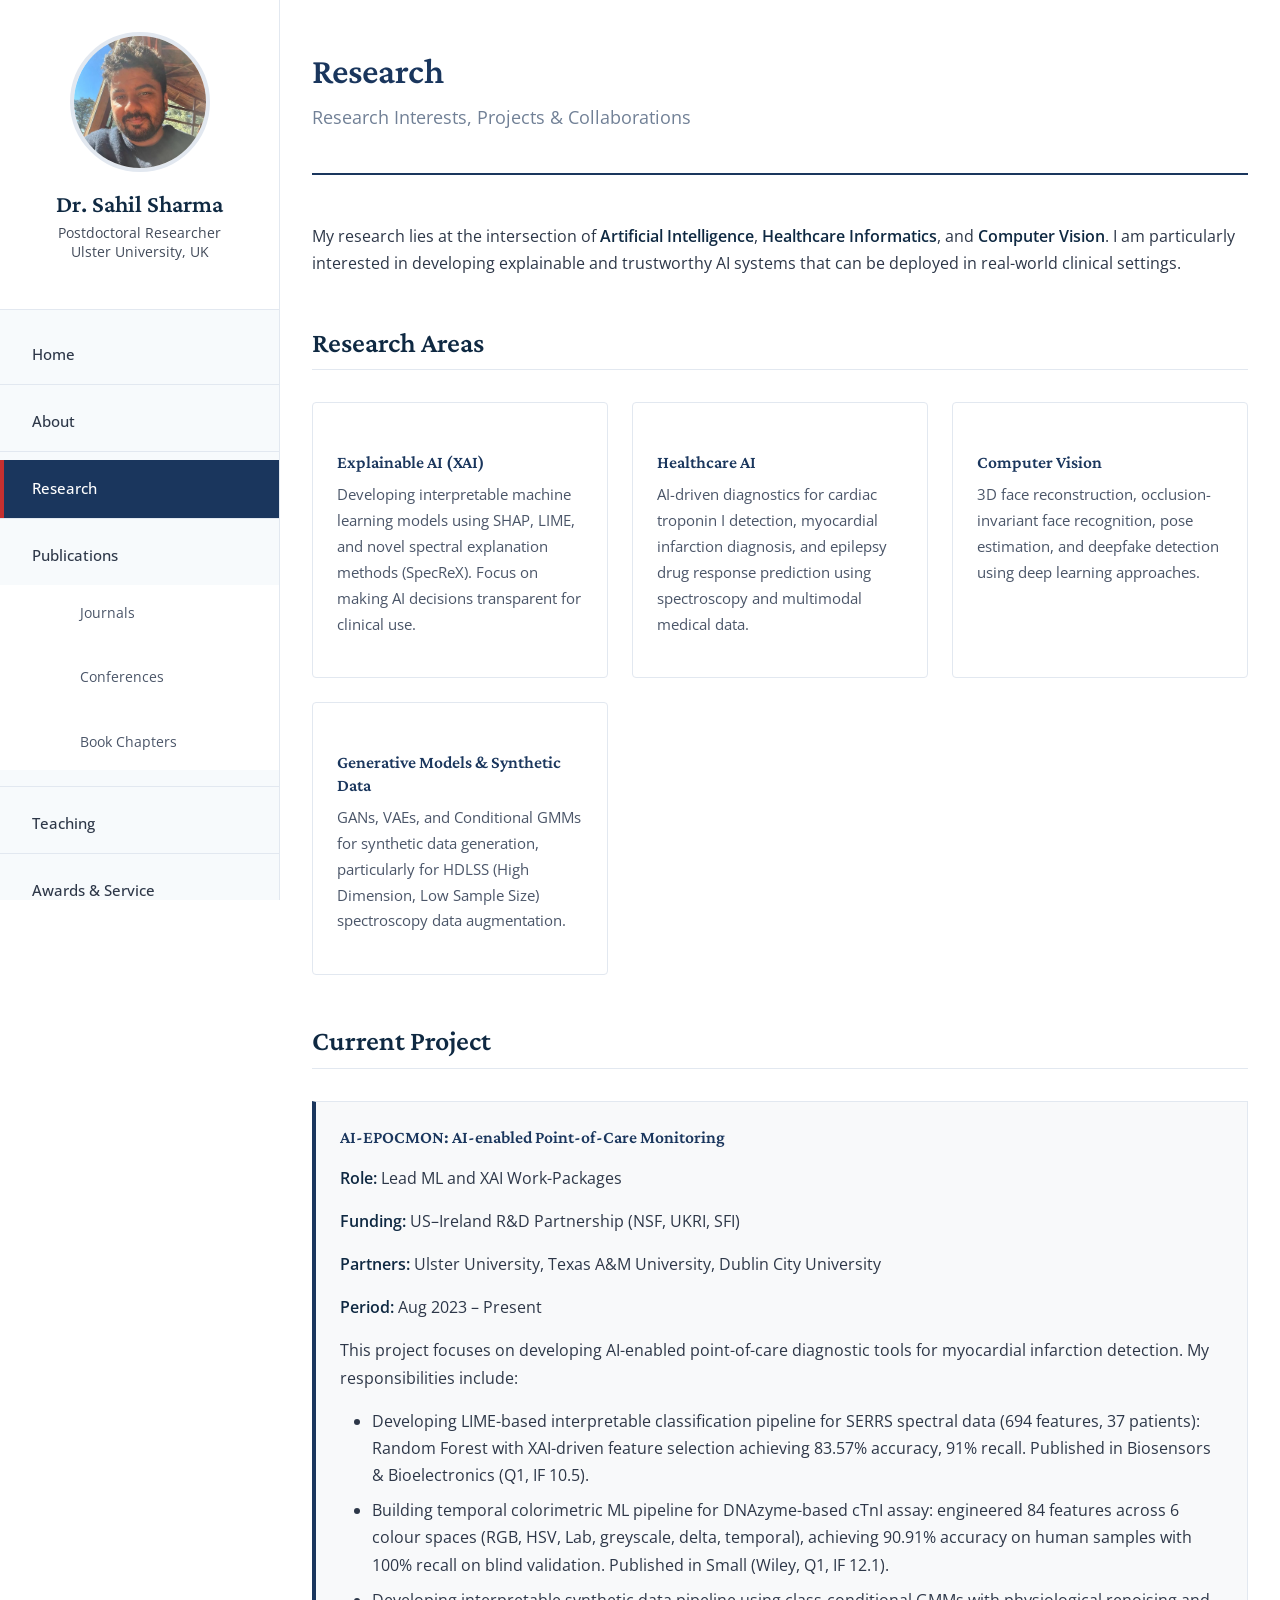
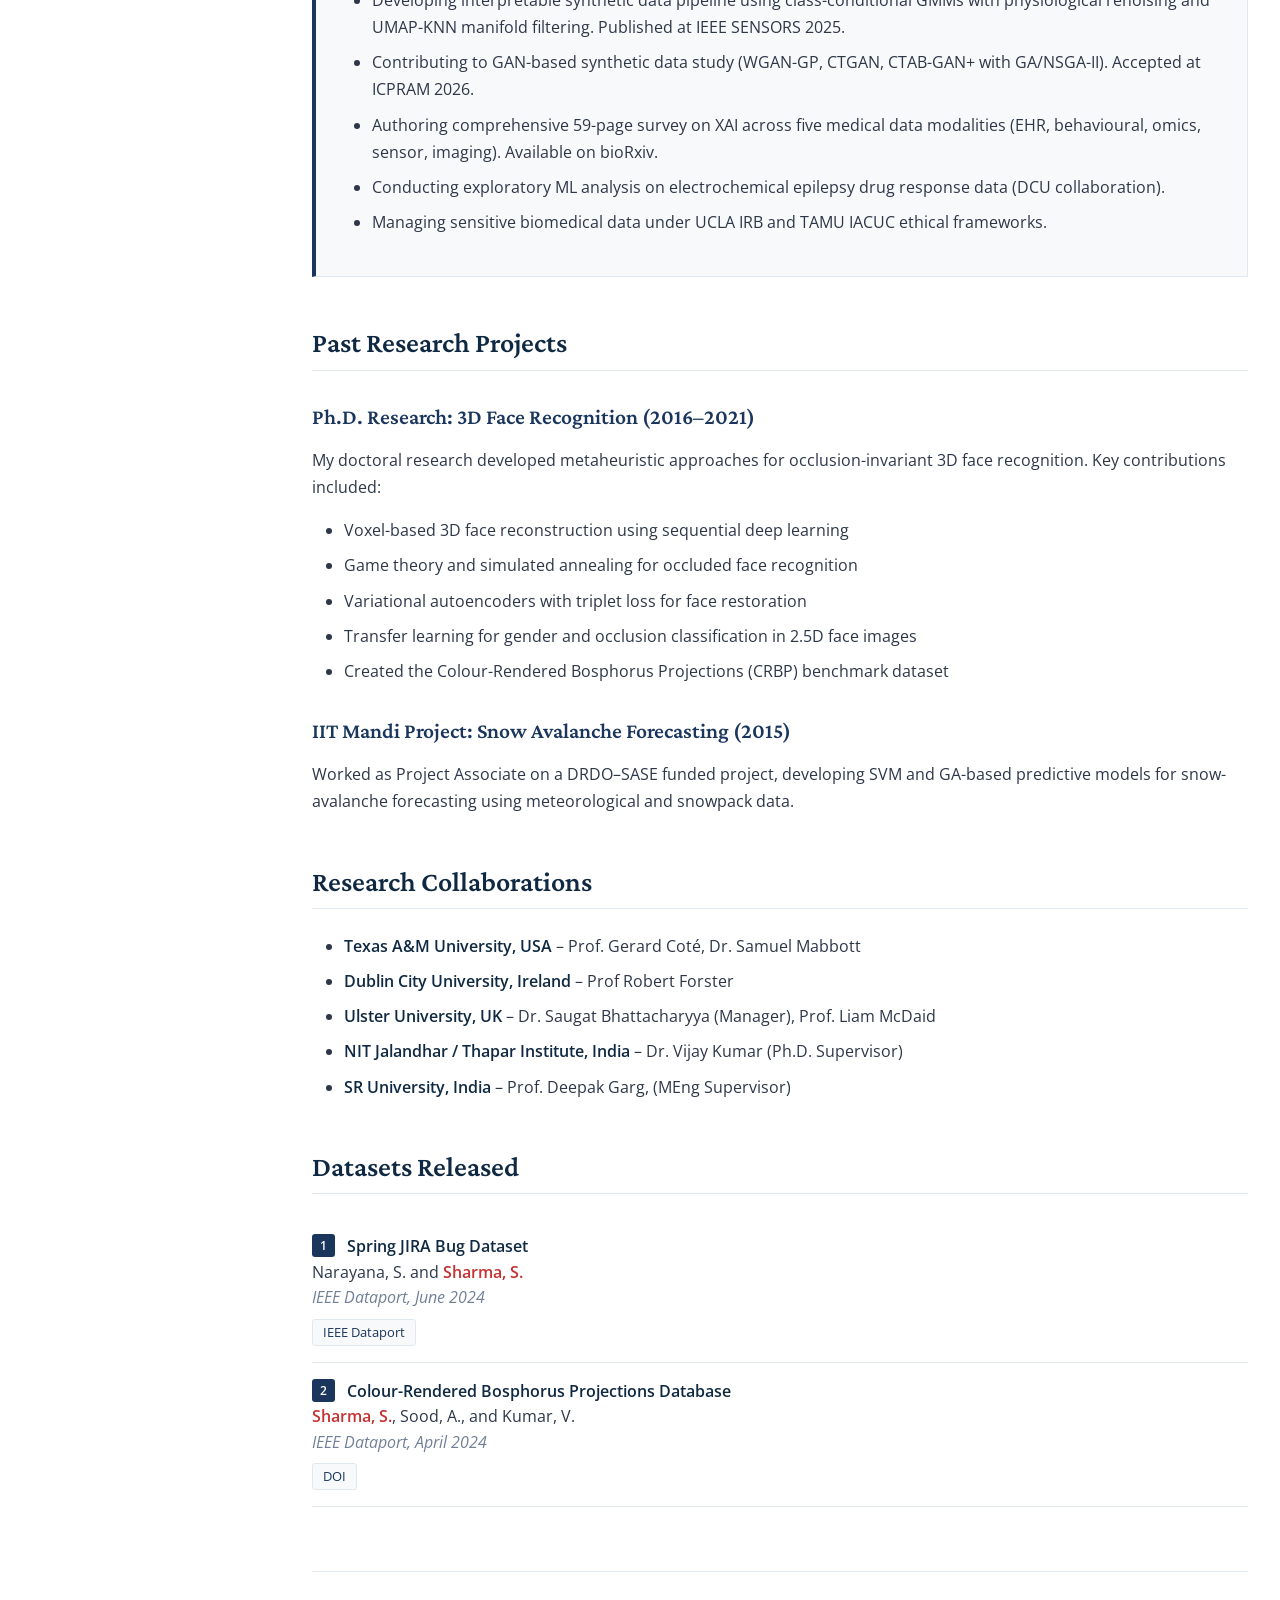
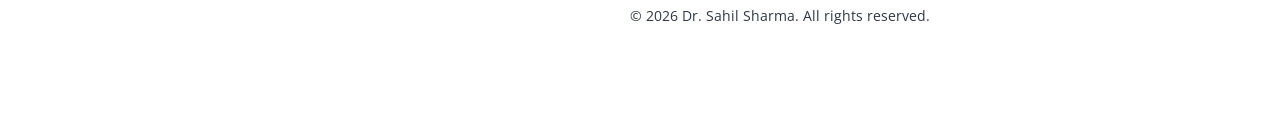
<file: research.html>
<!DOCTYPE html>
<html lang="en">
<head>
  <meta charset="UTF-8">
  <meta name="viewport" content="width=device-width, initial-scale=1.0">
  <meta name="description" content="Research interests and projects of Dr. Sahil Sharma">
  <title>Research | Dr. Sahil Sharma</title>
  <link rel="stylesheet" href="css/style.css">
  <link rel="icon" type="image/svg+xml" href="data:image/svg+xml,<svg xmlns='http://www.w3.org/2000/svg' viewBox='0 0 100 100'><text y='.9em' font-size='90'>🎓</text></svg>">
</head>
<body>
  <div class="page-wrapper">
    <aside class="sidebar" id="sidebar">
      <div class="sidebar-header">
        <img src="images/photo.jpeg" alt="Dr. Sahil Sharma" class="profile-photo">
        <h1 class="sidebar-name">Dr. Sahil Sharma</h1>
        <p class="sidebar-title">Postdoctoral Researcher<br>Ulster University, UK</p>
      </div>
      <nav>
        <ul class="nav-menu">
          <li class="nav-item"><a href="index.html" class="nav-link">Home</a></li>
          <li class="nav-item"><a href="about.html" class="nav-link">About</a></li>
          <li class="nav-item"><a href="research.html" class="nav-link active">Research</a></li>
          <li class="nav-item">
            <a href="publications.html" class="nav-link">Publications</a>
            <ul class="nav-submenu">
              <li><a href="journals.html" class="nav-link">Journals</a></li>
              <li><a href="conferences.html" class="nav-link">Conferences</a></li>
              <li><a href="chapters.html" class="nav-link">Book Chapters</a></li>
            </ul>
          </li>
          <li class="nav-item"><a href="teaching.html" class="nav-link">Teaching</a></li>
          <li class="nav-item"><a href="awards.html" class="nav-link">Awards & Service</a></li>
          <li class="nav-item"><a href="contact.html" class="nav-link">Contact</a></li>
        </ul>
      </nav>
    </aside>

    <button class="mobile-toggle" id="mobileToggle" aria-label="Toggle menu">
      <span></span><span></span><span></span>
    </button>

    <main class="main-content">
      <div class="content-wrapper">
        <header class="page-header">
          <h1 class="page-title">Research</h1>
          <p class="page-subtitle">Research Interests, Projects & Collaborations</p>
        </header>

        <p>
          My research lies at the intersection of <strong>Artificial Intelligence</strong>, 
          <strong>Healthcare Informatics</strong>, and <strong>Computer Vision</strong>. I am particularly 
          interested in developing explainable and trustworthy AI systems that can be deployed in 
          real-world clinical settings.
        </p>

        <h2>Research Areas</h2>
        
        <div class="cards-grid">
          <div class="card">
            <h4 class="card-title">Explainable AI (XAI)</h4>
            <p class="card-content">
              Developing interpretable machine learning models using SHAP, LIME, and novel spectral 
              explanation methods (SpecReX). Focus on making AI decisions transparent for clinical use.
            </p>
          </div>
          
          <div class="card">
            <h4 class="card-title">Healthcare AI</h4>
            <p class="card-content">
              AI-driven diagnostics for cardiac troponin I detection, myocardial infarction diagnosis, 
              and epilepsy drug response prediction using spectroscopy and multimodal medical data.
            </p>
          </div>
          
          <div class="card">
            <h4 class="card-title">Computer Vision</h4>
            <p class="card-content">
              3D face reconstruction, occlusion-invariant face recognition, pose estimation, 
              and deepfake detection using deep learning approaches.
            </p>
          </div>
          
          <div class="card">
            <h4 class="card-title">Generative Models & Synthetic Data</h4>
            <p class="card-content">
              GANs, VAEs, and Conditional GMMs for synthetic data generation, particularly 
              for HDLSS (High Dimension, Low Sample Size) spectroscopy data augmentation.
            </p>
          </div>
        </div>

        <h2>Current Project</h2>
        
        <div class="info-box">
          <h3>AI-EPOCMON: AI-enabled Point-of-Care Monitoring</h3>
          <p><strong>Role:</strong> Lead ML and XAI Work-Packages</p>
          <p><strong>Funding:</strong> US–Ireland R&D Partnership (NSF, UKRI, SFI)</p>
          <p><strong>Partners:</strong> Ulster University, Texas A&M University, Dublin City University</p>
          <p><strong>Period:</strong> Aug 2023 – Present</p>
          <p class="mt-md">
            This project focuses on developing AI-enabled point-of-care diagnostic tools for 
            myocardial infarction detection. My responsibilities include:
          </p>
          <ul>
            <li>Developing LIME-based interpretable classification pipeline for SERRS spectral data (694 features, 37 patients): Random Forest with XAI-driven feature selection achieving 83.57% accuracy, 91% recall. Published in Biosensors &amp; Bioelectronics (Q1, IF 10.5).</li>
            <li>Building temporal colorimetric ML pipeline for DNAzyme-based cTnI assay: engineered 84 features across 6 colour spaces (RGB, HSV, Lab, greyscale, delta, temporal), achieving 90.91% accuracy on human samples with 100% recall on blind validation. Published in Small (Wiley, Q1, IF 12.1).</li>
            <li>Developing interpretable synthetic data pipeline using class-conditional GMMs with physiological renoising and UMAP-KNN manifold filtering. Published at IEEE SENSORS 2025.</li>
            <li>Contributing to GAN-based synthetic data study (WGAN-GP, CTGAN, CTAB-GAN+ with GA/NSGA-II). Accepted at ICPRAM 2026.</li>
            <li>Authoring comprehensive 59-page survey on XAI across five medical data modalities (EHR, behavioural, omics, sensor, imaging). Available on bioRxiv.</li>
            <li>Conducting exploratory ML analysis on electrochemical epilepsy drug response data (DCU collaboration).</li>
            <li>Managing sensitive biomedical data under UCLA IRB and TAMU IACUC ethical frameworks.</li>
          </ul>
        </div>

        <h2>Past Research Projects</h2>
        
        <h3>Ph.D. Research: 3D Face Recognition (2016–2021)</h3>
        <p>
          My doctoral research developed metaheuristic approaches for occlusion-invariant 3D face recognition. 
          Key contributions included:
        </p>
        <ul>
          <li>Voxel-based 3D face reconstruction using sequential deep learning</li>
          <li>Game theory and simulated annealing for occluded face recognition</li>
          <li>Variational autoencoders with triplet loss for face restoration</li>
          <li>Transfer learning for gender and occlusion classification in 2.5D face images</li>
          <li>Created the Colour-Rendered Bosphorus Projections (CRBP) benchmark dataset</li>
        </ul>

        <h3>IIT Mandi Project: Snow Avalanche Forecasting (2015)</h3>
        <p>
          Worked as Project Associate on a DRDO–SASE funded project, developing SVM and GA-based predictive 
          models for snow-avalanche forecasting using meteorological and snowpack data.
        </p>

        <h2>Research Collaborations</h2>
        
        <ul>
          <li><strong>Texas A&M University, USA</strong> – Prof. Gerard Coté, Dr. Samuel Mabbott</li>
          <li><strong>Dublin City University, Ireland</strong> – Prof Robert Forster</li>
          <li><strong>Ulster University, UK</strong> – Dr. Saugat Bhattacharyya (Manager), Prof. Liam McDaid</li>
          <li><strong>NIT Jalandhar / Thapar Institute, India</strong> – Dr. Vijay Kumar (Ph.D. Supervisor)</li>
          <li><strong>SR University, India</strong> – Prof. Deepak Garg, (MEng Supervisor)</li>
        </ul>

        <h2>Datasets Released</h2>
        
        <div class="pub-item">
          <span class="pub-number">1</span>
          <strong class="pub-title">Spring JIRA Bug Dataset</strong><br>
          <span class="pub-authors">Narayana, S. and <strong>Sharma, S.</strong></span><br>
          <span class="pub-venue">IEEE Dataport, June 2024</span>
          <div class="pub-links">
            <a href="https://ieeedataport.org/documents/spring-jira-bug-dataset" target="_blank" class="pub-link">IEEE Dataport</a>
          </div>
        </div>

        <div class="pub-item">
          <span class="pub-number">2</span>
          <strong class="pub-title">Colour-Rendered Bosphorus Projections Database</strong><br>
          <span class="pub-authors"><strong>Sharma, S.</strong>, Sood, A., and Kumar, V.</span><br>
          <span class="pub-venue">IEEE Dataport, April 2024</span>
          <div class="pub-links">
            <a href="https://dx.doi.org/10.21227/4qns-ys45" target="_blank" class="pub-link">DOI</a>
          </div>
        </div>

        <footer class="footer">
          <p>&copy; 2026 Dr. Sahil Sharma. All rights reserved.</p>
        </footer>
      </div>
    </main>
  </div>

  <script>
    const mobileToggle = document.getElementById('mobileToggle');
    const sidebar = document.getElementById('sidebar');
    mobileToggle.addEventListener('click', () => sidebar.classList.toggle('active'));
    document.addEventListener('click', (e) => {
      if (window.innerWidth <= 768 && !sidebar.contains(e.target) && !mobileToggle.contains(e.target)) {
        sidebar.classList.remove('active');
      }
    });
  </script>
</body>
</html>
</file>
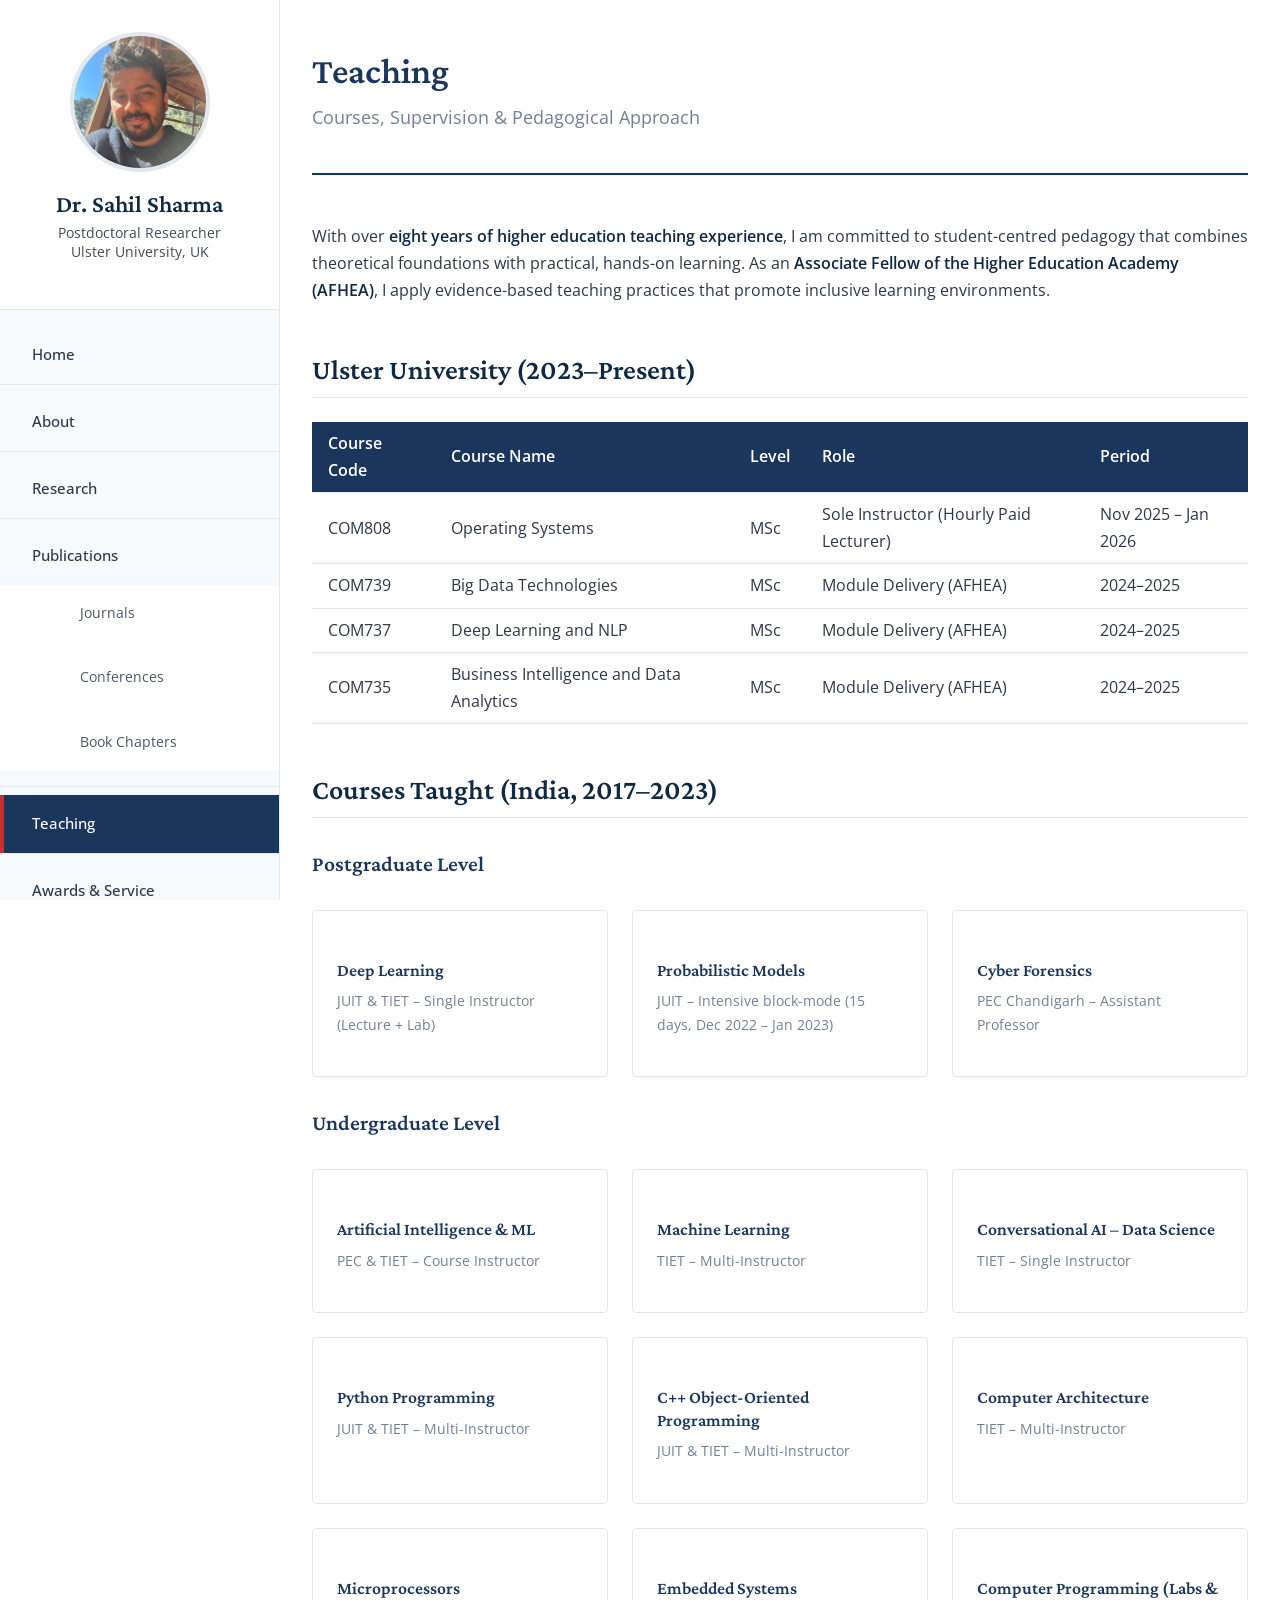
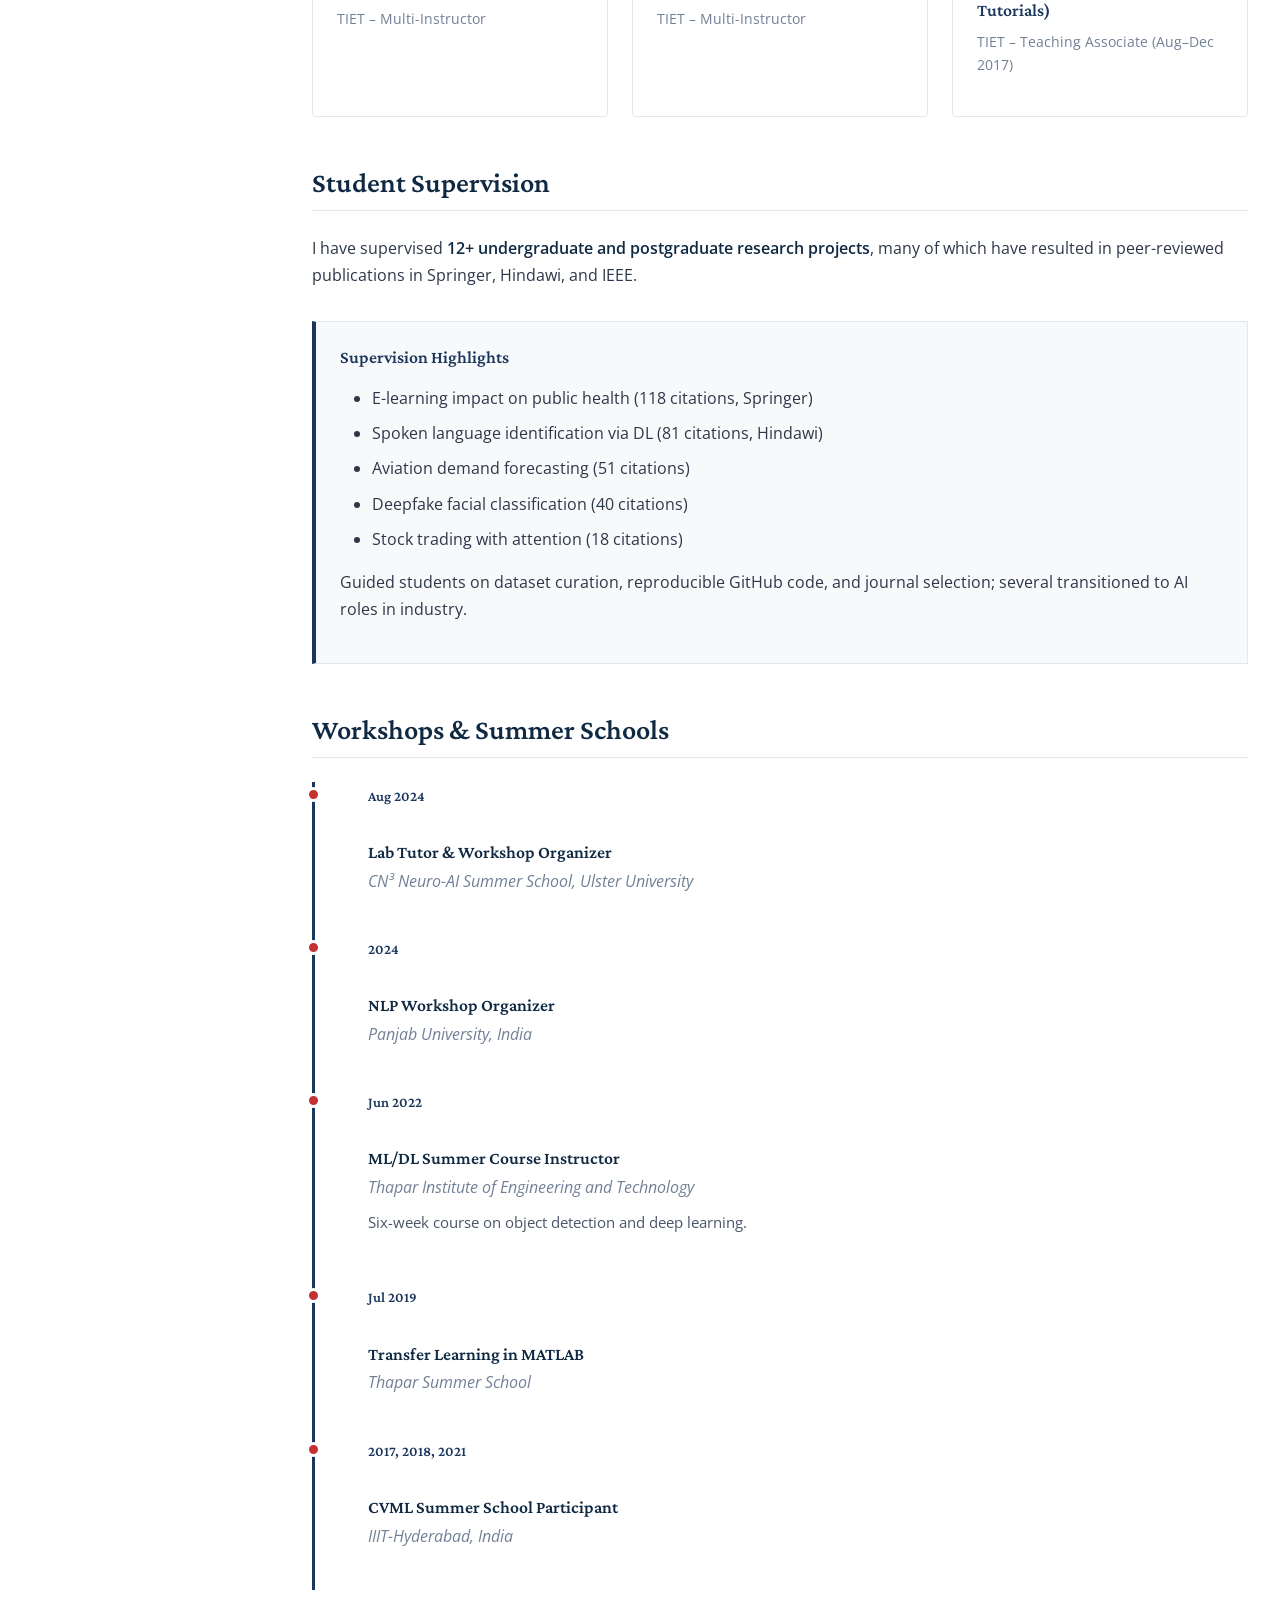
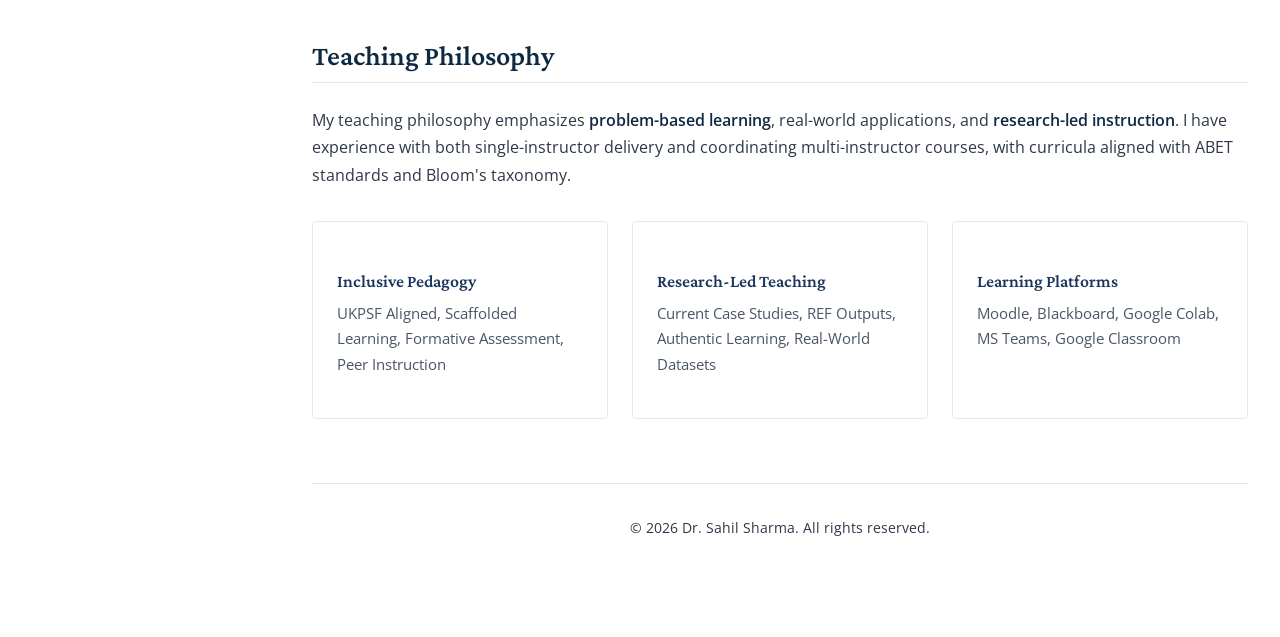
<file: teaching.html>
<!DOCTYPE html>
<html lang="en">
<head>
  <meta charset="UTF-8">
  <meta name="viewport" content="width=device-width, initial-scale=1.0">
  <meta name="description" content="Teaching experience and courses by Dr. Sahil Sharma">
  <title>Teaching | Dr. Sahil Sharma</title>
  <link rel="stylesheet" href="css/style.css">
  <link rel="icon" type="image/svg+xml" href="data:image/svg+xml,<svg xmlns='http://www.w3.org/2000/svg' viewBox='0 0 100 100'><text y='.9em' font-size='90'>🎓</text></svg>">
</head>
<body>
  <div class="page-wrapper">
    <aside class="sidebar" id="sidebar">
      <div class="sidebar-header">
        <img src="images/photo.jpeg" alt="Dr. Sahil Sharma" class="profile-photo">
        <h1 class="sidebar-name">Dr. Sahil Sharma</h1>
        <p class="sidebar-title">Postdoctoral Researcher<br>Ulster University, UK</p>
      </div>
      <nav>
        <ul class="nav-menu">
          <li class="nav-item"><a href="index.html" class="nav-link">Home</a></li>
          <li class="nav-item"><a href="about.html" class="nav-link">About</a></li>
          <li class="nav-item"><a href="research.html" class="nav-link">Research</a></li>
          <li class="nav-item">
            <a href="publications.html" class="nav-link">Publications</a>
            <ul class="nav-submenu">
              <li><a href="journals.html" class="nav-link">Journals</a></li>
              <li><a href="conferences.html" class="nav-link">Conferences</a></li>
              <li><a href="chapters.html" class="nav-link">Book Chapters</a></li>
            </ul>
          </li>
          <li class="nav-item"><a href="teaching.html" class="nav-link active">Teaching</a></li>
          <li class="nav-item"><a href="awards.html" class="nav-link">Awards & Service</a></li>
          <li class="nav-item"><a href="contact.html" class="nav-link">Contact</a></li>
        </ul>
      </nav>
    </aside>

    <button class="mobile-toggle" id="mobileToggle" aria-label="Toggle menu">
      <span></span><span></span><span></span>
    </button>

    <main class="main-content">
      <div class="content-wrapper">
        <header class="page-header">
          <h1 class="page-title">Teaching</h1>
          <p class="page-subtitle">Courses, Supervision & Pedagogical Approach</p>
        </header>

        <p>
          With over <strong>eight years of higher education teaching experience</strong>, I am committed 
          to student-centred pedagogy that combines theoretical foundations with practical, hands-on 
          learning. As an <strong>Associate Fellow of the Higher Education Academy (AFHEA)</strong>, 
          I apply evidence-based teaching practices that promote inclusive learning environments.
        </p>

        <h2>Ulster University (2023–Present)</h2>
        
        <table class="data-table">
          <thead>
            <tr>
              <th>Course Code</th>
              <th>Course Name</th>
              <th>Level</th>
              <th>Role</th>
              <th>Period</th>
            </tr>
          </thead>
          <tbody>
            <tr>
              <td>COM808</td>
              <td>Operating Systems</td>
              <td>MSc</td>
              <td>Sole Instructor (Hourly Paid Lecturer)</td>
              <td>Nov 2025 – Jan 2026</td>
            </tr>
            <tr>
              <td>COM739</td>
              <td>Big Data Technologies</td>
              <td>MSc</td>
              <td>Module Delivery (AFHEA)</td>
              <td>2024–2025</td>
            </tr>
            <tr>
              <td>COM737</td>
              <td>Deep Learning and NLP</td>
              <td>MSc</td>
              <td>Module Delivery (AFHEA)</td>
              <td>2024–2025</td>
            </tr>
            <tr>
              <td>COM735</td>
              <td>Business Intelligence and Data Analytics</td>
              <td>MSc</td>
              <td>Module Delivery (AFHEA)</td>
              <td>2024–2025</td>
            </tr>
          </tbody>
        </table>

        <h2>Courses Taught (India, 2017–2023)</h2>
        
        <h3>Postgraduate Level</h3>
        <div class="cards-grid">
          <div class="card">
            <h4 class="card-title">Deep Learning</h4>
            <p class="card-subtitle">JUIT &amp; TIET – Single Instructor (Lecture + Lab)</p>
          </div>
          <div class="card">
            <h4 class="card-title">Probabilistic Models</h4>
            <p class="card-subtitle">JUIT – Intensive block-mode (15 days, Dec 2022 – Jan 2023)</p>
          </div>
          <div class="card">
            <h4 class="card-title">Cyber Forensics</h4>
            <p class="card-subtitle">PEC Chandigarh – Assistant Professor</p>
          </div>
        </div>

        <h3>Undergraduate Level</h3>
        <div class="cards-grid">
          <div class="card">
            <h4 class="card-title">Artificial Intelligence & ML</h4>
            <p class="card-subtitle">PEC &amp; TIET – Course Instructor</p>
          </div>
          <div class="card">
            <h4 class="card-title">Machine Learning</h4>
            <p class="card-subtitle">TIET – Multi-Instructor</p>
          </div>
          <div class="card">
            <h4 class="card-title">Conversational AI – Data Science</h4>
            <p class="card-subtitle">TIET – Single Instructor</p>
          </div>
          <div class="card">
            <h4 class="card-title">Python Programming</h4>
            <p class="card-subtitle">JUIT &amp; TIET – Multi-Instructor</p>
          </div>
          <div class="card">
            <h4 class="card-title">C++ Object-Oriented Programming</h4>
            <p class="card-subtitle">JUIT &amp; TIET – Multi-Instructor</p>
          </div>
          <div class="card">
            <h4 class="card-title">Computer Architecture</h4>
            <p class="card-subtitle">TIET – Multi-Instructor</p>
          </div>
          <div class="card">
            <h4 class="card-title">Microprocessors</h4>
            <p class="card-subtitle">TIET – Multi-Instructor</p>
          </div>
          <div class="card">
            <h4 class="card-title">Embedded Systems</h4>
            <p class="card-subtitle">TIET – Multi-Instructor</p>
          </div>
          <div class="card">
            <h4 class="card-title">Computer Programming (Labs &amp; Tutorials)</h4>
            <p class="card-subtitle">TIET – Teaching Associate (Aug–Dec 2017)</p>
          </div>
        </div>

        <h2>Student Supervision</h2>
        
        <p>
          I have supervised <strong>12+ undergraduate and postgraduate research projects</strong>, 
          many of which have resulted in peer-reviewed publications in Springer, Hindawi, and IEEE.
        </p>

        <div class="info-box">
          <h3>Supervision Highlights</h3>
          <ul>
            <li>E-learning impact on public health (118 citations, Springer)</li>
            <li>Spoken language identification via DL (81 citations, Hindawi)</li>
            <li>Aviation demand forecasting (51 citations)</li>
            <li>Deepfake facial classification (40 citations)</li>
            <li>Stock trading with attention (18 citations)</li>
          </ul>
          <p>Guided students on dataset curation, reproducible GitHub code, and journal selection; several transitioned to AI roles in industry.</p>
        </div>

        <h2>Workshops & Summer Schools</h2>
        
        <div class="timeline">
          <div class="timeline-item">
            <span class="timeline-date">Aug 2024</span>
            <h3 class="timeline-title">Lab Tutor & Workshop Organizer</h3>
            <p class="timeline-org">CN³ Neuro-AI Summer School, Ulster University</p>
          </div>

          <div class="timeline-item">
            <span class="timeline-date">2024</span>
            <h3 class="timeline-title">NLP Workshop Organizer</h3>
            <p class="timeline-org">Panjab University, India</p>
          </div>
          
          <div class="timeline-item">
            <span class="timeline-date">Jun 2022</span>
            <h3 class="timeline-title">ML/DL Summer Course Instructor</h3>
            <p class="timeline-org">Thapar Institute of Engineering and Technology</p>
            <p class="timeline-desc">Six-week course on object detection and deep learning.</p>
          </div>
          
          <div class="timeline-item">
            <span class="timeline-date">Jul 2019</span>
            <h3 class="timeline-title">Transfer Learning in MATLAB</h3>
            <p class="timeline-org">Thapar Summer School</p>
          </div>

          <div class="timeline-item">
            <span class="timeline-date">2017, 2018, 2021</span>
            <h3 class="timeline-title">CVML Summer School Participant</h3>
            <p class="timeline-org">IIIT-Hyderabad, India</p>
          </div>
        </div>

        <h2>Teaching Philosophy</h2>
        
        <p>
          My teaching philosophy emphasizes <strong>problem-based learning</strong>, real-world applications, 
          and <strong>research-led instruction</strong>. I have experience with both single-instructor delivery 
          and coordinating multi-instructor courses, with curricula aligned with ABET standards and Bloom's taxonomy.
        </p>
        
        <div class="cards-grid">
          <div class="card">
            <h4 class="card-title">Inclusive Pedagogy</h4>
            <p class="card-content">UKPSF Aligned, Scaffolded Learning, Formative Assessment, Peer Instruction</p>
          </div>
          <div class="card">
            <h4 class="card-title">Research-Led Teaching</h4>
            <p class="card-content">Current Case Studies, REF Outputs, Authentic Learning, Real-World Datasets</p>
          </div>
          <div class="card">
            <h4 class="card-title">Learning Platforms</h4>
            <p class="card-content">Moodle, Blackboard, Google Colab, MS Teams, Google Classroom</p>
          </div>
        </div>

        <footer class="footer">
          <p>&copy; 2026 Dr. Sahil Sharma. All rights reserved.</p>
        </footer>
      </div>
    </main>
  </div>

  <script>
    const mobileToggle = document.getElementById('mobileToggle');
    const sidebar = document.getElementById('sidebar');
    mobileToggle.addEventListener('click', () => sidebar.classList.toggle('active'));
    document.addEventListener('click', (e) => {
      if (window.innerWidth <= 768 && !sidebar.contains(e.target) && !mobileToggle.contains(e.target)) {
        sidebar.classList.remove('active');
      }
    });
  </script>
</body>
</html>
</file>
<file: css/style.css>
/* =====================================================
   Dr. Sahil Sharma - Academic Portfolio
   Clean Academic Style with Sidebar Navigation
   ===================================================== */

/* Google Fonts */
@import url('https://fonts.googleapis.com/css2?family=Crimson+Pro:ital,wght@0,400;0,500;0,600;0,700;1,400&family=Open+Sans:wght@400;500;600;700&display=swap');

/* CSS Variables */
:root {
  /* Colors - Professional Academic Theme */
  --color-primary: #1a365d;
  --color-primary-light: #2c5282;
  --color-primary-dark: #0f2942;
  --color-accent: #c53030;
  --color-accent-light: #e53e3e;
  
  --color-bg: #ffffff;
  --color-bg-sidebar: #f7fafc;
  --color-bg-alt: #f8f9fa;
  --color-bg-card: #ffffff;
  
  --color-text: #2d3748;
  --color-text-light: #4a5568;
  --color-text-muted: #718096;
  --color-text-inverse: #ffffff;
  
  --color-border: #e2e8f0;
  --color-border-dark: #cbd5e0;
  
  /* Typography */
  --font-heading: 'Crimson Pro', Georgia, serif;
  --font-body: 'Open Sans', -apple-system, BlinkMacSystemFont, sans-serif;
  
  /* Layout */
  --sidebar-width: 280px;
  --content-max-width: 900px;
  
  /* Spacing */
  --space-xs: 0.25rem;
  --space-sm: 0.5rem;
  --space-md: 1rem;
  --space-lg: 1.5rem;
  --space-xl: 2rem;
  --space-2xl: 3rem;
  --space-3xl: 4rem;
  
  /* Transitions */
  --transition: 0.2s ease;
}

/* Reset */
*, *::before, *::after {
  box-sizing: border-box;
  margin: 0;
  padding: 0;
}

html {
  scroll-behavior: smooth;
}

body {
  font-family: var(--font-body);
  font-size: 16px;
  line-height: 1.7;
  color: var(--color-text);
  background: var(--color-bg);
}

/* Layout Container */
.page-wrapper {
  display: flex;
  min-height: 100vh;
}

/* =====================================================
   Sidebar Navigation
   ===================================================== */
.sidebar {
  width: var(--sidebar-width);
  background: var(--color-bg-sidebar);
  border-right: 1px solid var(--color-border);
  position: fixed;
  top: 0;
  left: 0;
  height: 100vh;
  overflow-y: auto;
  z-index: 100;
}

.sidebar-header {
  padding: var(--space-xl);
  text-align: center;
  border-bottom: 1px solid var(--color-border);
  background: var(--color-bg);     /* white */
  color: var(--color-text);        /* readable on white */
}


.profile-photo {
  width: 140px;
  height: 140px;
  border-radius: 50%;
  object-fit: cover;
  border: 4px solid var(--color-border); /* visible on white */
  margin-bottom: var(--space-md);
  margin-left: auto;
  margin-right: auto;
  display: block;
}

.profile-initials {
  font-family: var(--font-heading);
  font-size: 3.5rem;
  font-weight: 600;
  color: rgba(255,255,255,0.9);
}

.sidebar-name {
  font-family: var(--font-heading);
  font-size: 1.5rem;
  font-weight: 600;
  margin-bottom: var(--space-xs);
}

.sidebar-title {
  font-size: 0.85rem;
  opacity: 0.9;
  line-height: 1.4;
}

/* Navigation */
.nav-menu {
  list-style: none;
  padding: var(--space-md) 0;
}

.nav-item {
  border-bottom: 1px solid var(--color-border);
}

.nav-item:last-child {
  border-bottom: none;
}

.nav-link {
  display: block;
  padding: var(--space-md) var(--space-xl);
  color: var(--color-text);
  text-decoration: none;
  font-size: 0.95rem;
  font-weight: 500;
  transition: var(--transition);
  position: relative;
}

.nav-link:hover {
  background: var(--color-border);
  color: var(--color-primary);
}

.nav-link.active {
  background: var(--color-primary);
  color: var(--color-text-inverse);
}

.nav-link.active::before {
  content: '';
  position: absolute;
  left: 0;
  top: 0;
  bottom: 0;
  width: 4px;
  background: var(--color-accent);
}

/* Sub-navigation */
.nav-submenu {
  list-style: none;
  background: var(--color-bg);
}

.nav-submenu .nav-link {
  padding-left: var(--space-2xl);
  font-size: 0.9rem;
  font-weight: 400;
  color: var(--color-text-light);
}

.nav-submenu .nav-link:hover,
.nav-submenu .nav-link.active {
  background: var(--color-primary-light);
  color: var(--color-text-inverse);
}

/* =====================================================
   Main Content
   ===================================================== */
.main-content {
  flex: 1;
  margin-left: var(--sidebar-width);
  min-height: 100vh;
}

.content-wrapper {
  max-width: 100%;
  margin: 0;
  padding: var(--space-2xl) var(--space-xl);
}


/* Page Header */
.page-header {
  margin-bottom: var(--space-2xl);
  padding-bottom: var(--space-lg);
  border-bottom: 2px solid var(--color-primary);
}

.page-title {
  font-family: var(--font-heading);
  font-size: 2.25rem;
  font-weight: 600;
  color: var(--color-primary);
  margin-bottom: var(--space-sm);
}

.page-subtitle {
  font-size: 1.1rem;
  color: var(--color-text-muted);
}

/* =====================================================
   Typography
   ===================================================== */
h1, h2, h3, h4, h5, h6 {
  font-family: var(--font-heading);
  font-weight: 600;
  line-height: 1.3;
  color: var(--color-primary-dark);
}

h2 {
  font-size: 1.75rem;
  margin-top: var(--space-2xl);
  margin-bottom: var(--space-lg);
  padding-bottom: var(--space-sm);
  border-bottom: 1px solid var(--color-border);
}

h3 {
  font-size: 1.35rem;
  margin-top: var(--space-xl);
  margin-bottom: var(--space-md);
  color: var(--color-primary);
}

h4 {
  font-size: 1.1rem;
  margin-top: var(--space-lg);
  margin-bottom: var(--space-sm);
}

p {
  margin-bottom: var(--space-md);
  color: var(--color-text);
}

a {
  color: var(--color-primary);
  text-decoration: none;
  transition: var(--transition);
}

a:hover {
  color: var(--color-accent);
  text-decoration: underline;
}

ul, ol {
  margin-bottom: var(--space-md);
  padding-left: var(--space-xl);
}

li {
  margin-bottom: var(--space-sm);
}

strong {
  font-weight: 600;
  color: var(--color-primary-dark);
}

/* =====================================================
   Home Page Styles
   ===================================================== */
.hero-section {
  display: grid;
  grid-template-columns: 1fr 300px; /* keep for pages that have a right image */
  gap: var(--space-2xl);
  align-items: start;
}

.hero-section.hero-single {
  grid-template-columns: 1fr; /* Home page: make text full width */
}

.hero-content h1 {
  font-size: 2.5rem;
  color: var(--color-primary);
  margin-bottom: var(--space-md);
}

.hero-content .tagline {
  font-size: 1.25rem;
  color: var(--color-text-light);
  margin-bottom: var(--space-lg);
  font-style: italic;
}

.hero-image {
  text-align: center;
}

.hero-photo {
  width: 100%;
  max-width: 280px;
  border-radius: 8px;
  border: 3px solid var(--color-border);
  box-shadow: 0 4px 12px rgba(0,0,0,0.1);
}

.hero-photo-placeholder {
  width: 100%;
  max-width: 280px;
  aspect-ratio: 1;
  background: linear-gradient(135deg, var(--color-primary), var(--color-primary-light));
  border-radius: 8px;
  display: flex;
  align-items: center;
  justify-content: center;
  color: white;
  font-family: var(--font-heading);
  font-size: 5rem;
  font-weight: 600;
}

/* Quick Info Box */
.info-box {
  background: var(--color-bg-alt);
  border: 1px solid var(--color-border);
  border-left: 4px solid var(--color-primary);
  padding: var(--space-lg);
  margin: var(--space-xl) 0;
}

.info-box h3 {
  margin-top: 0;
  font-size: 1.1rem;
}

.info-list {
  list-style: none;
  padding: 0;
  margin: 0;
}

.info-list li {
  display: flex;
  padding: var(--space-sm) 0;
  border-bottom: 1px solid var(--color-border);
}

.info-list li:last-child {
  border-bottom: none;
}

.info-label {
  font-weight: 600;
  color: var(--color-primary-dark);
  min-width: 140px;
}

.info-value {
  color: var(--color-text);
}

/* Stats Grid */
.stats-grid {
  display: grid;
  grid-template-columns: repeat(4, 1fr);
  gap: var(--space-md);
  margin: var(--space-xl) 0;
}

.stat-box {
  background: var(--color-primary);
  color: var(--color-text-inverse);
  padding: var(--space-lg);
  text-align: center;
  border-radius: 4px;
}

.stat-value {
  font-family: var(--font-heading);
  font-size: 2rem;
  font-weight: 700;
  display: block;
}

.stat-label {
  font-size: 0.85rem;
  opacity: 0.9;
  margin-top: var(--space-xs);
}

/* =====================================================
   Publications Styles
   ===================================================== */
.pub-section {
  margin-bottom: var(--space-2xl);
}

.pub-year {
  font-family: var(--font-heading);
  font-size: 1.5rem;
  font-weight: 600;
  color: var(--color-primary);
  margin-top: var(--space-xl);
  margin-bottom: var(--space-md);
  padding-bottom: var(--space-sm);
  border-bottom: 2px solid var(--color-accent);
  display: inline-block;
}

.pub-list {
  list-style: none;
  padding: 0;
}

.pub-item {
  padding: var(--space-md) 0;
  border-bottom: 1px solid var(--color-border);
  line-height: 1.6;
}

.pub-item:last-child {
  border-bottom: none;
}

.pub-number {
  display: inline-block;
  background: var(--color-primary);
  color: white;
  font-size: 0.75rem;
  font-weight: 600;
  padding: 2px 8px;
  border-radius: 3px;
  margin-right: var(--space-sm);
  vertical-align: top;
}

.pub-title {
  font-weight: 600;
  color: var(--color-primary-dark);
}

.pub-authors {
  color: var(--color-text);
}

.pub-authors strong {
  color: var(--color-accent);
}

.pub-venue {
  font-style: italic;
  color: var(--color-text-muted);
}

.pub-links {
  margin-top: var(--space-sm);
}

.pub-link {
  display: inline-block;
  font-size: 0.8rem;
  padding: 2px 10px;
  background: var(--color-bg-alt);
  border: 1px solid var(--color-border);
  border-radius: 3px;
  margin-right: var(--space-sm);
  color: var(--color-primary);
}

.pub-link:hover {
  background: var(--color-primary);
  color: white;
  text-decoration: none;
}

.pub-type-badge {
  display: inline-block;
  font-size: 0.7rem;
  font-weight: 600;
  text-transform: uppercase;
  padding: 2px 8px;
  border-radius: 3px;
  margin-left: var(--space-sm);
}

.pub-type-badge.q1 {
  background: #c6f6d5;
  color: #22543d;
}

.pub-type-badge.sci {
  background: #bee3f8;
  color: #2a4365;
}

/* =====================================================
   Experience / Timeline
   ===================================================== */
.timeline {
  position: relative;
  padding-left: var(--space-xl);
}

.timeline::before {
  content: '';
  position: absolute;
  left: 0;
  top: 0;
  bottom: 0;
  width: 3px;
  background: var(--color-primary);
}

.timeline-item {
  position: relative;
  padding-bottom: var(--space-xl);
  padding-left: var(--space-lg);
}

.timeline-item::before {
  content: '';
  position: absolute;
  left: calc(-1 * var(--space-xl) - 6px);
  top: 5px;
  width: 15px;
  height: 15px;
  background: var(--color-accent);
  border-radius: 50%;
  border: 3px solid var(--color-bg);
}

.timeline-date {
  font-family: var(--font-heading);
  font-size: 0.9rem;
  font-weight: 600;
  color: var(--color-primary);
  margin-bottom: var(--space-xs);
}

.timeline-title {
  font-size: 1.1rem;
  font-weight: 600;
  color: var(--color-primary-dark);
  margin-bottom: var(--space-xs);
}

.timeline-org {
  font-style: italic;
  color: var(--color-text-muted);
  margin-bottom: var(--space-sm);
}

.timeline-desc {
  color: var(--color-text-light);
  font-size: 0.95rem;
}

/* =====================================================
   Cards Grid
   ===================================================== */
.cards-grid {
  display: grid;
  grid-template-columns: repeat(auto-fit, minmax(280px, 1fr));
  gap: var(--space-lg);
  margin: var(--space-xl) 0;
}

.card {
  background: var(--color-bg-card);
  border: 1px solid var(--color-border);
  border-radius: 4px;
  padding: var(--space-lg);
  transition: var(--transition);
}

.card:hover {
  border-color: var(--color-primary);
  box-shadow: 0 4px 12px rgba(0,0,0,0.08);
}

.card-title {
  font-family: var(--font-heading);
  font-size: 1.1rem;
  font-weight: 600;
  color: var(--color-primary);
  margin-bottom: var(--space-sm);
}

.card-subtitle {
  font-size: 0.85rem;
  color: var(--color-text-muted);
  margin-bottom: var(--space-md);
}

.card-content {
  font-size: 0.95rem;
  color: var(--color-text-light);
}

/* =====================================================
   Awards Section
   ===================================================== */
.award-item {
  display: flex;
  gap: var(--space-lg);
  padding: var(--space-md) 0;
  border-bottom: 1px solid var(--color-border);
}

.award-year {
  font-family: var(--font-heading);
  font-size: 1rem;
  font-weight: 600;
  color: var(--color-primary);
  min-width: 60px;
}

.award-content h4 {
  font-size: 1rem;
  margin: 0 0 var(--space-xs) 0;
}

.award-content p {
  font-size: 0.9rem;
  color: var(--color-text-muted);
  margin: 0;
}

/* =====================================================
   Contact Page
   ===================================================== */
.contact-grid {
  display: grid;
  grid-template-columns: 1fr 1fr;
  gap: var(--space-2xl);
  margin-top: var(--space-xl);
}

.contact-info h3 {
  margin-top: 0;
}

.contact-item {
  display: flex;
  align-items: flex-start;
  gap: var(--space-md);
  margin-bottom: var(--space-lg);
}

.contact-icon {
  width: 40px;
  height: 40px;
  background: var(--color-primary);
  color: white;
  border-radius: 4px;
  display: flex;
  align-items: center;
  justify-content: center;
  flex-shrink: 0;
}

.contact-icon svg {
  width: 20px;
  height: 20px;
}

.contact-details h4 {
  font-size: 0.9rem;
  margin: 0 0 var(--space-xs) 0;
  color: var(--color-text-muted);
}

.contact-details p {
  margin: 0;
  font-size: 1rem;
}

.social-links {
  display: flex;
  gap: var(--space-sm);
  margin-top: var(--space-lg);
}

.social-link {
  display: flex;
  align-items: center;
  justify-content: center;
  width: 44px;
  height: 44px;
  background: var(--color-bg-alt);
  border: 1px solid var(--color-border);
  border-radius: 4px;
  color: var(--color-primary);
  transition: var(--transition);
}

.social-link:hover {
  background: var(--color-primary);
  color: white;
  text-decoration: none;
}

.social-link svg {
  width: 22px;
  height: 22px;
}

/* =====================================================
   Tables
   ===================================================== */
.data-table {
  width: 100%;
  border-collapse: collapse;
  margin: var(--space-lg) 0;
}

.data-table th,
.data-table td {
  padding: var(--space-sm) var(--space-md);
  text-align: left;
  border-bottom: 1px solid var(--color-border);
}

.data-table th {
  background: var(--color-primary);
  color: white;
  font-weight: 600;
}

.data-table tr:hover {
  background: var(--color-bg-alt);
}

/* =====================================================
   Utility Classes
   ===================================================== */
.text-center { text-align: center; }
.text-right { text-align: right; }
.text-muted { color: var(--color-text-muted); }
.text-accent { color: var(--color-accent); }
.text-primary { color: var(--color-primary); }

.mt-0 { margin-top: 0; }
.mt-sm { margin-top: var(--space-sm); }
.mt-md { margin-top: var(--space-md); }
.mt-lg { margin-top: var(--space-lg); }
.mt-xl { margin-top: var(--space-xl); }

.mb-0 { margin-bottom: 0; }
.mb-sm { margin-bottom: var(--space-sm); }
.mb-md { margin-bottom: var(--space-md); }
.mb-lg { margin-bottom: var(--space-lg); }
.mb-xl { margin-bottom: var(--space-xl); }

/* =====================================================
   Footer
   ===================================================== */
.footer {
  margin-top: var(--space-3xl);
  padding: var(--space-xl) 0;
  border-top: 1px solid var(--color-border);
  text-align: center;
  color: var(--color-text-muted);
  font-size: 0.9rem;
}

/* =====================================================
   Mobile Menu Toggle
   ===================================================== */
.mobile-toggle {
  display: none;
  position: fixed;
  top: var(--space-md);
  left: var(--space-md);
  z-index: 200;
  width: 44px;
  height: 44px;
  background: var(--color-primary);
  border: none;
  border-radius: 4px;
  cursor: pointer;
  flex-direction: column;
  align-items: center;
  justify-content: center;
  gap: 5px;
}

.mobile-toggle span {
  width: 24px;
  height: 2px;
  background: white;
  transition: var(--transition);
}

/* =====================================================
   Responsive Design
   ===================================================== */
@media (max-width: 1024px) {
  .hero-section {
    grid-template-columns: 1fr;
  }
  
  .hero-image {
    order: -1;
  }
  
  .stats-grid {
    grid-template-columns: repeat(2, 1fr);
  }
  
  .contact-grid {
    grid-template-columns: 1fr;
  }
}

@media (max-width: 768px) {
  .mobile-toggle {
    display: flex;
  }
  
  .sidebar {
    transform: translateX(-100%);
    transition: transform 0.3s ease;
  }
  
  .sidebar.active {
    transform: translateX(0);
  }
  
  .main-content {
    margin-left: 0;
  }
  
  .content-wrapper {
    padding: var(--space-xl) var(--space-md);
    padding-top: calc(var(--space-xl) + 60px);
  }
  
  .page-title {
    font-size: 1.75rem;
  }
  
  .stats-grid {
    grid-template-columns: repeat(2, 1fr);
  }
  
  .award-item {
    flex-direction: column;
    gap: var(--space-sm);
  }
}

@media (max-width: 480px) {
  .stats-grid {
    grid-template-columns: 1fr;
  }
  
  .cards-grid {
    grid-template-columns: 1fr;
  }
}
</file>
